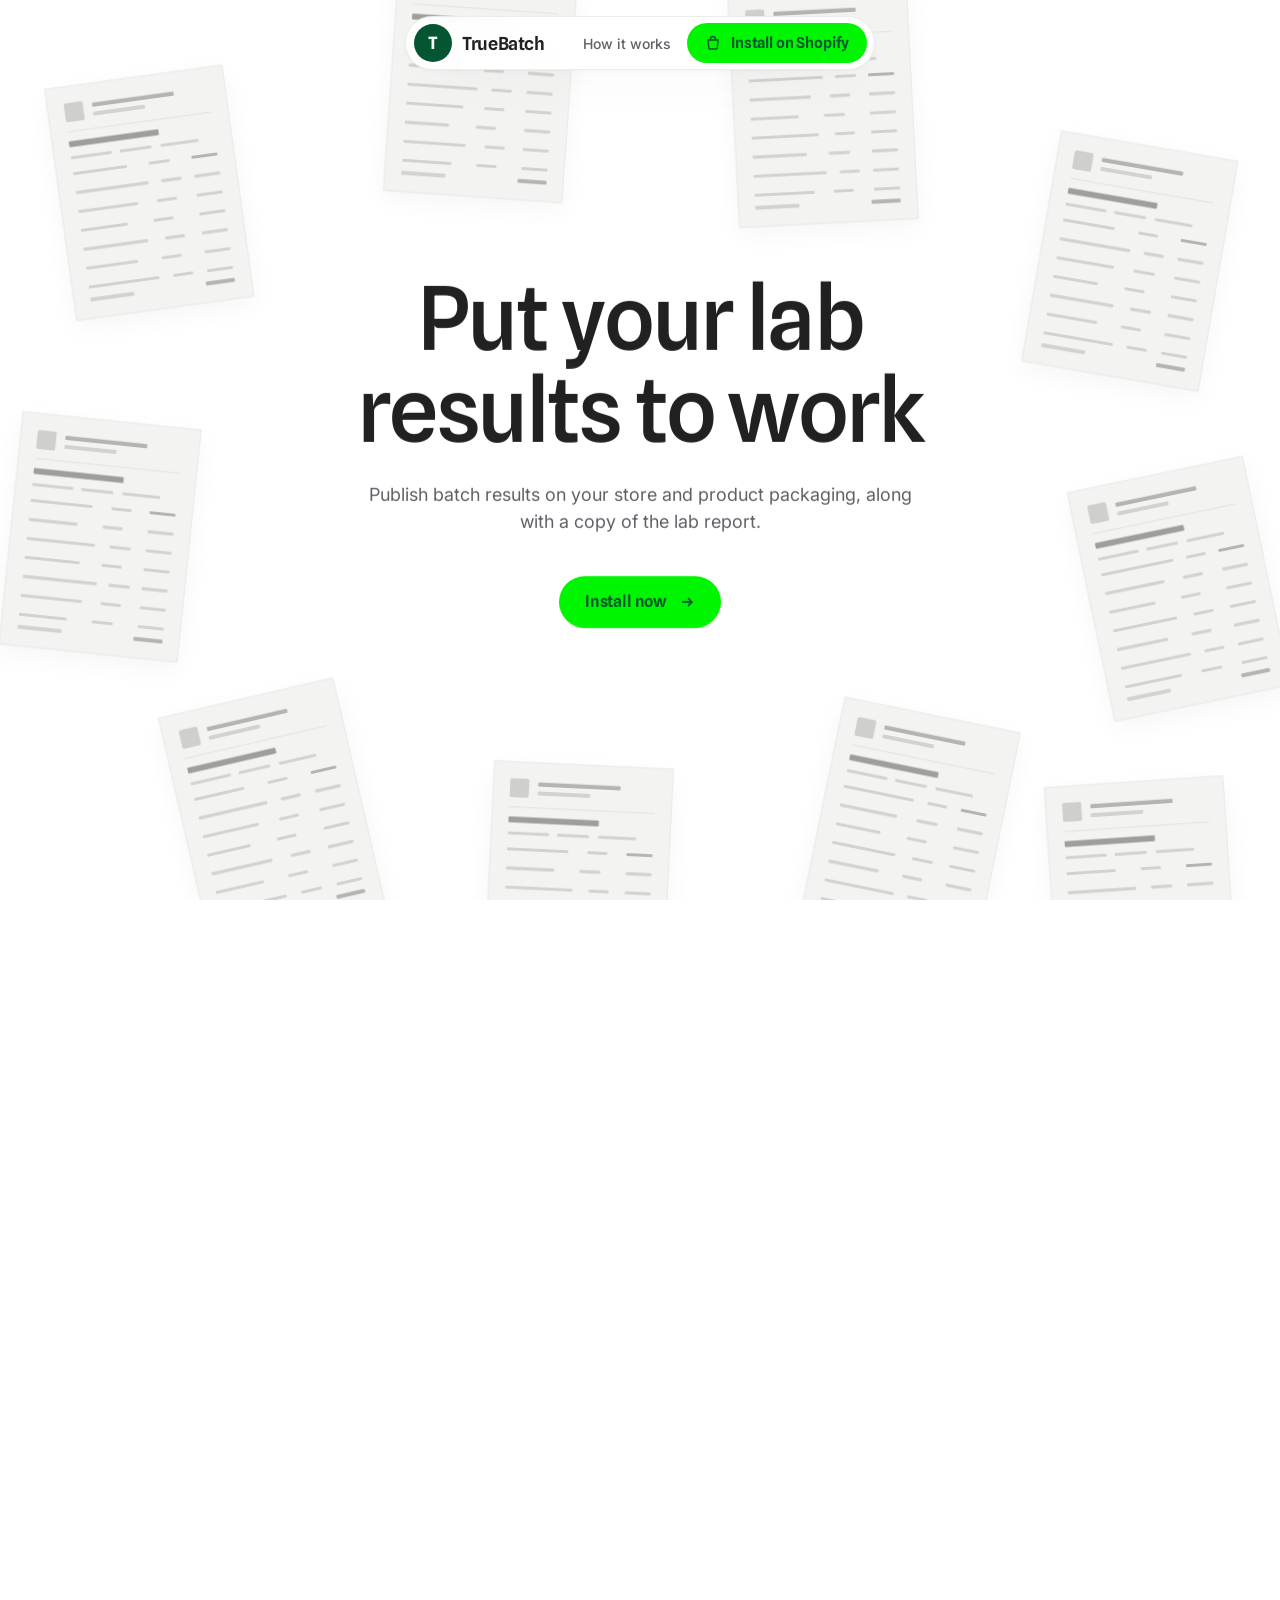
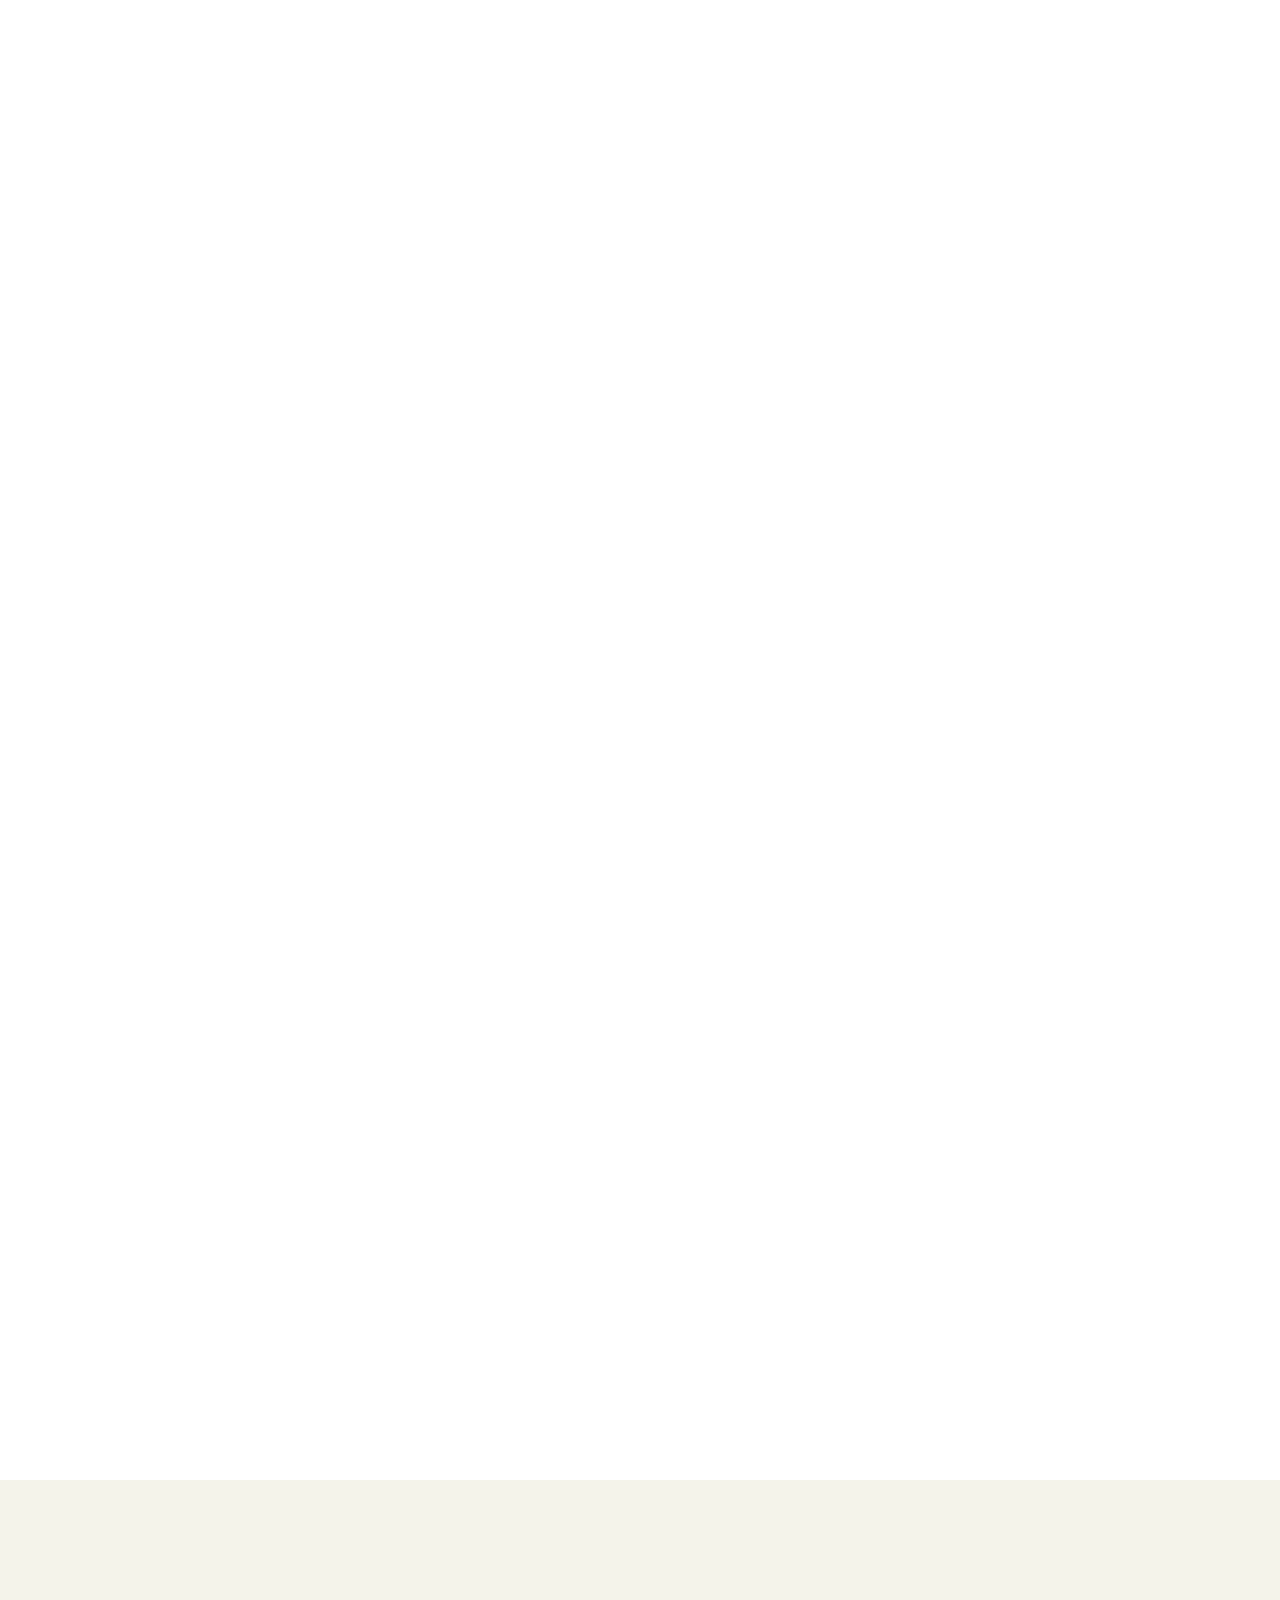
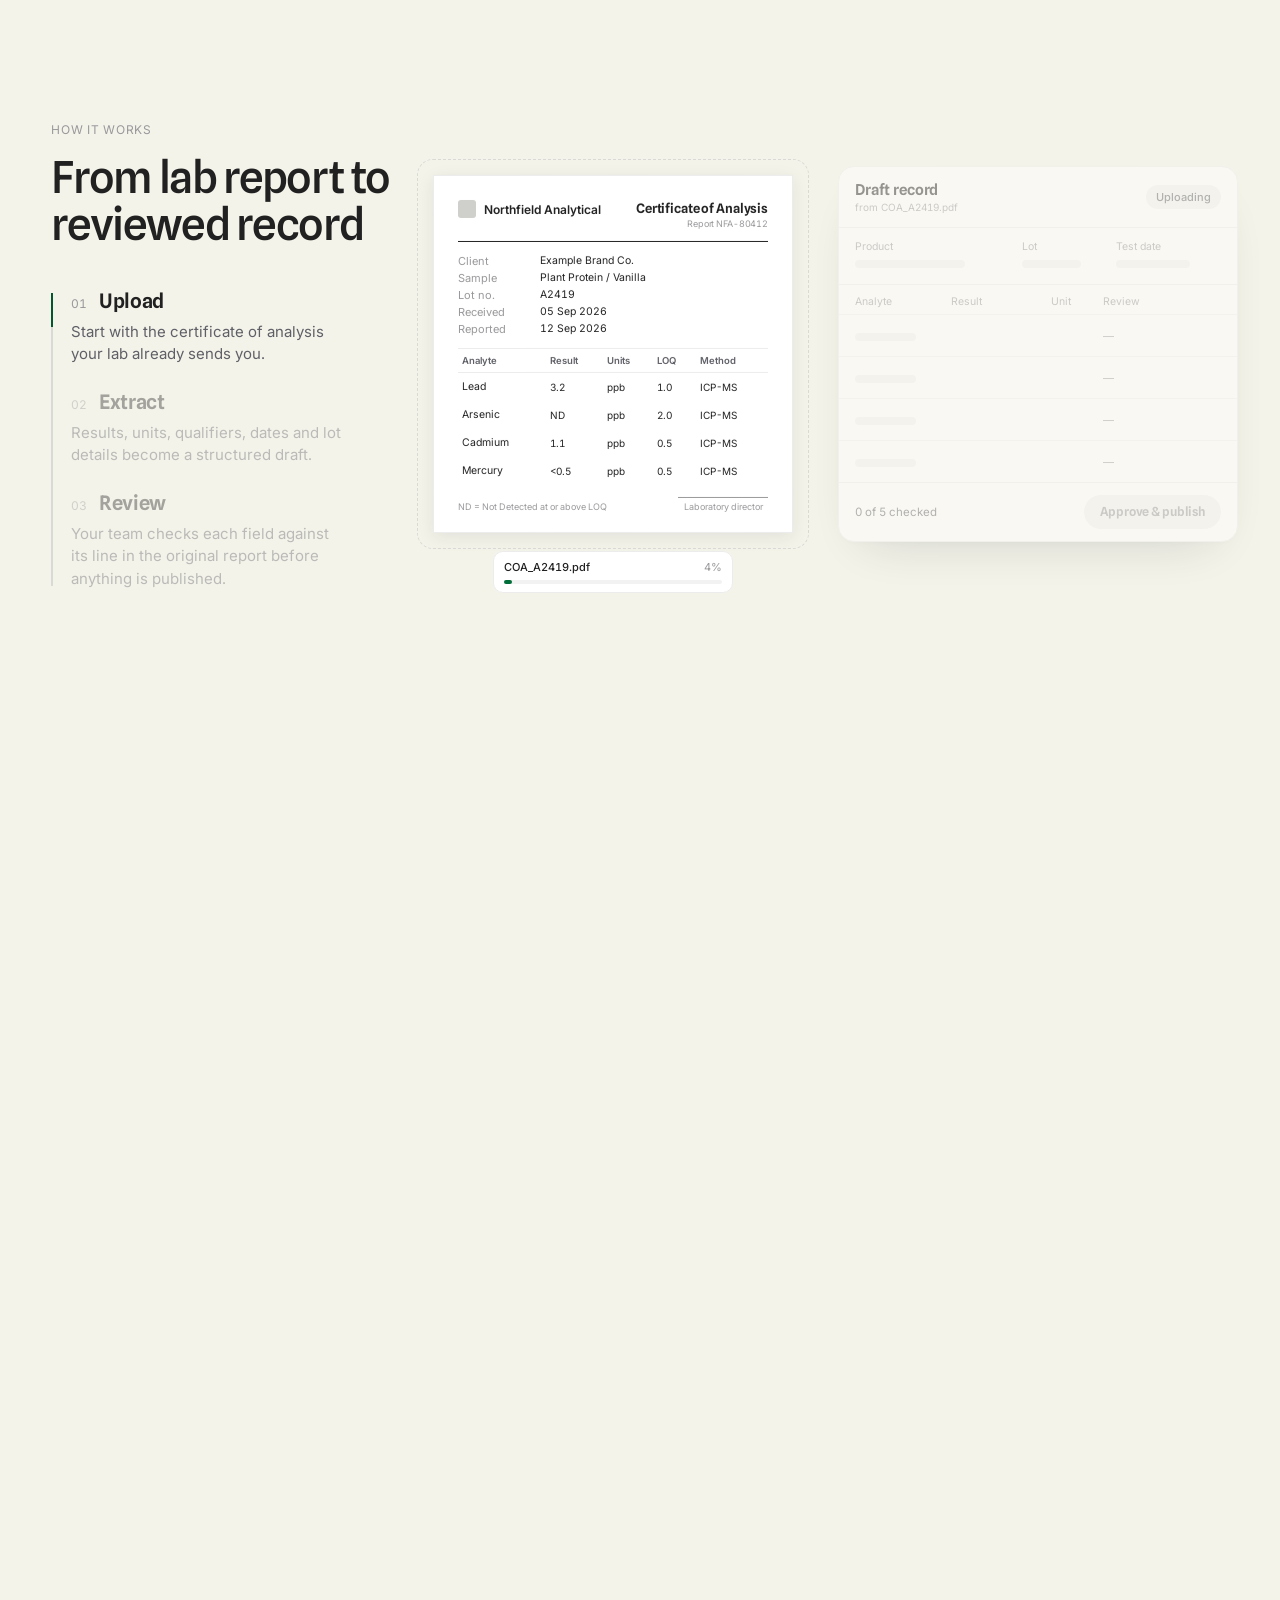
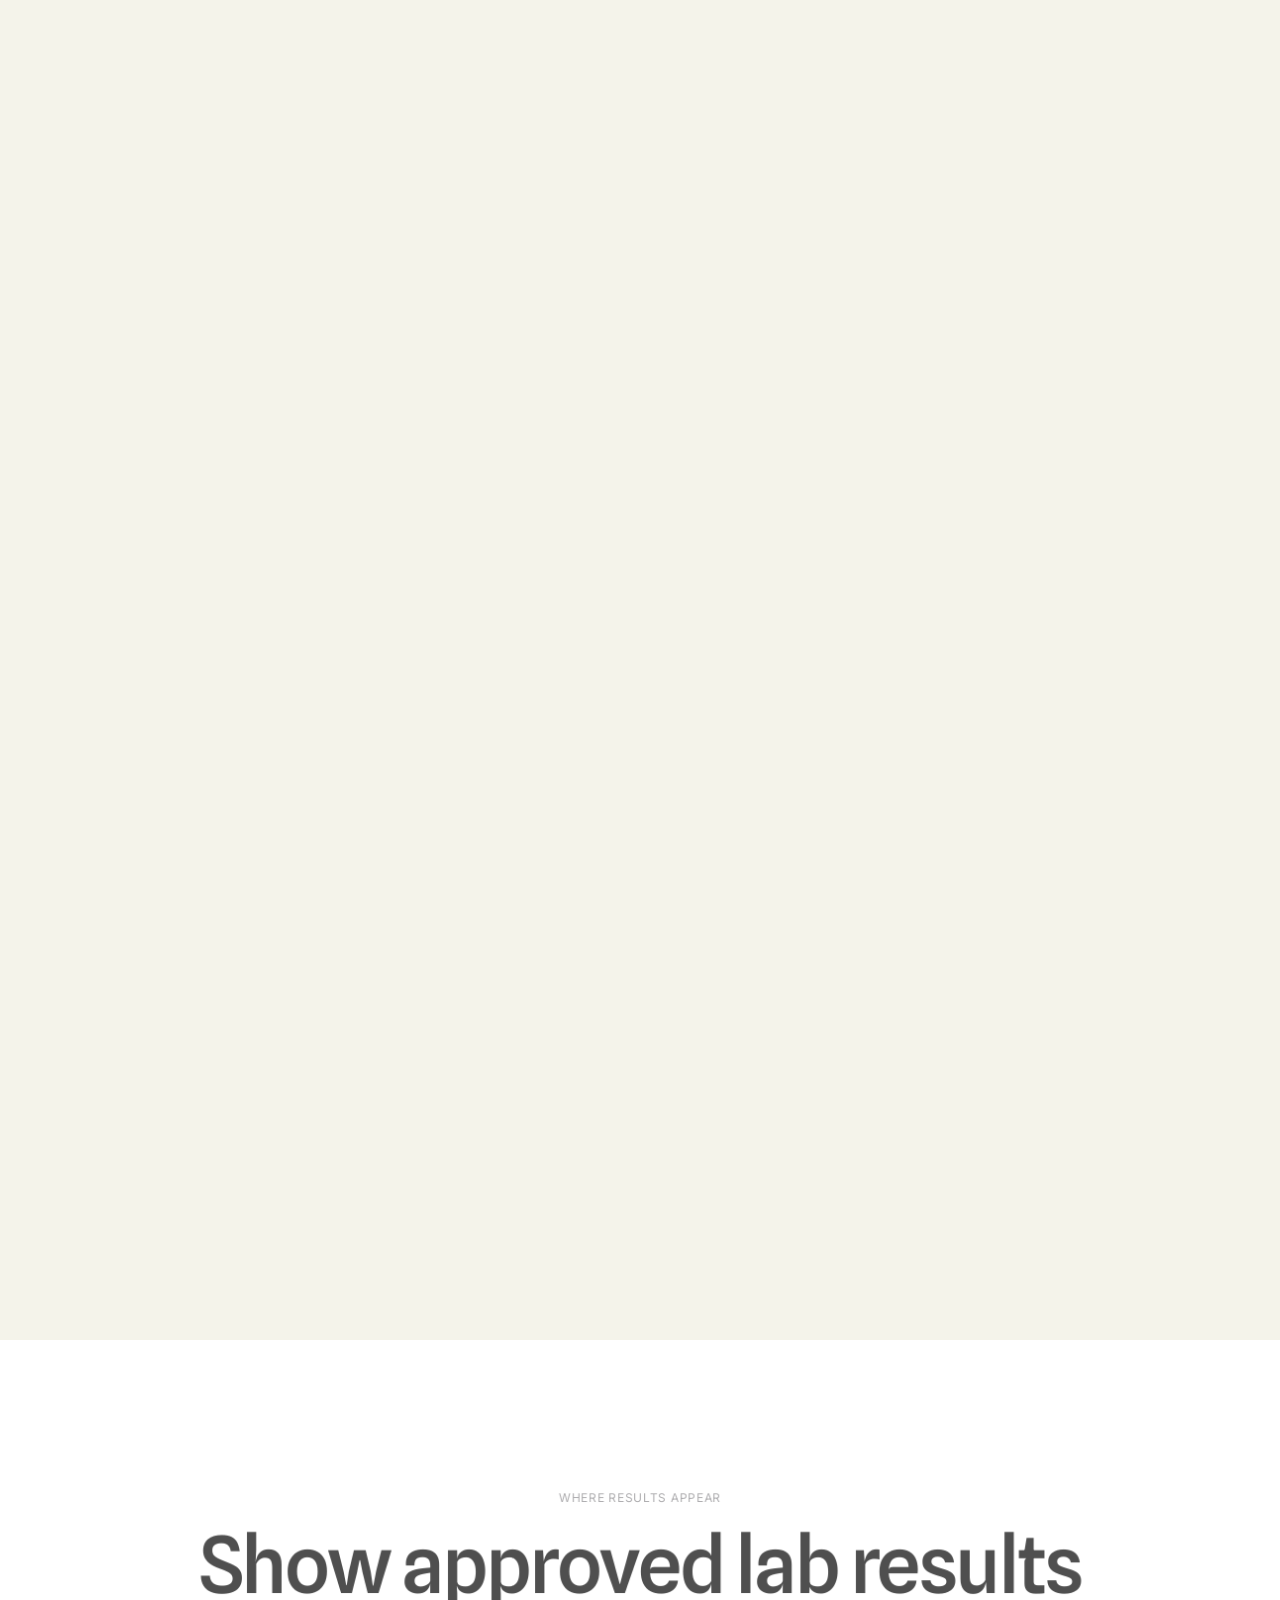
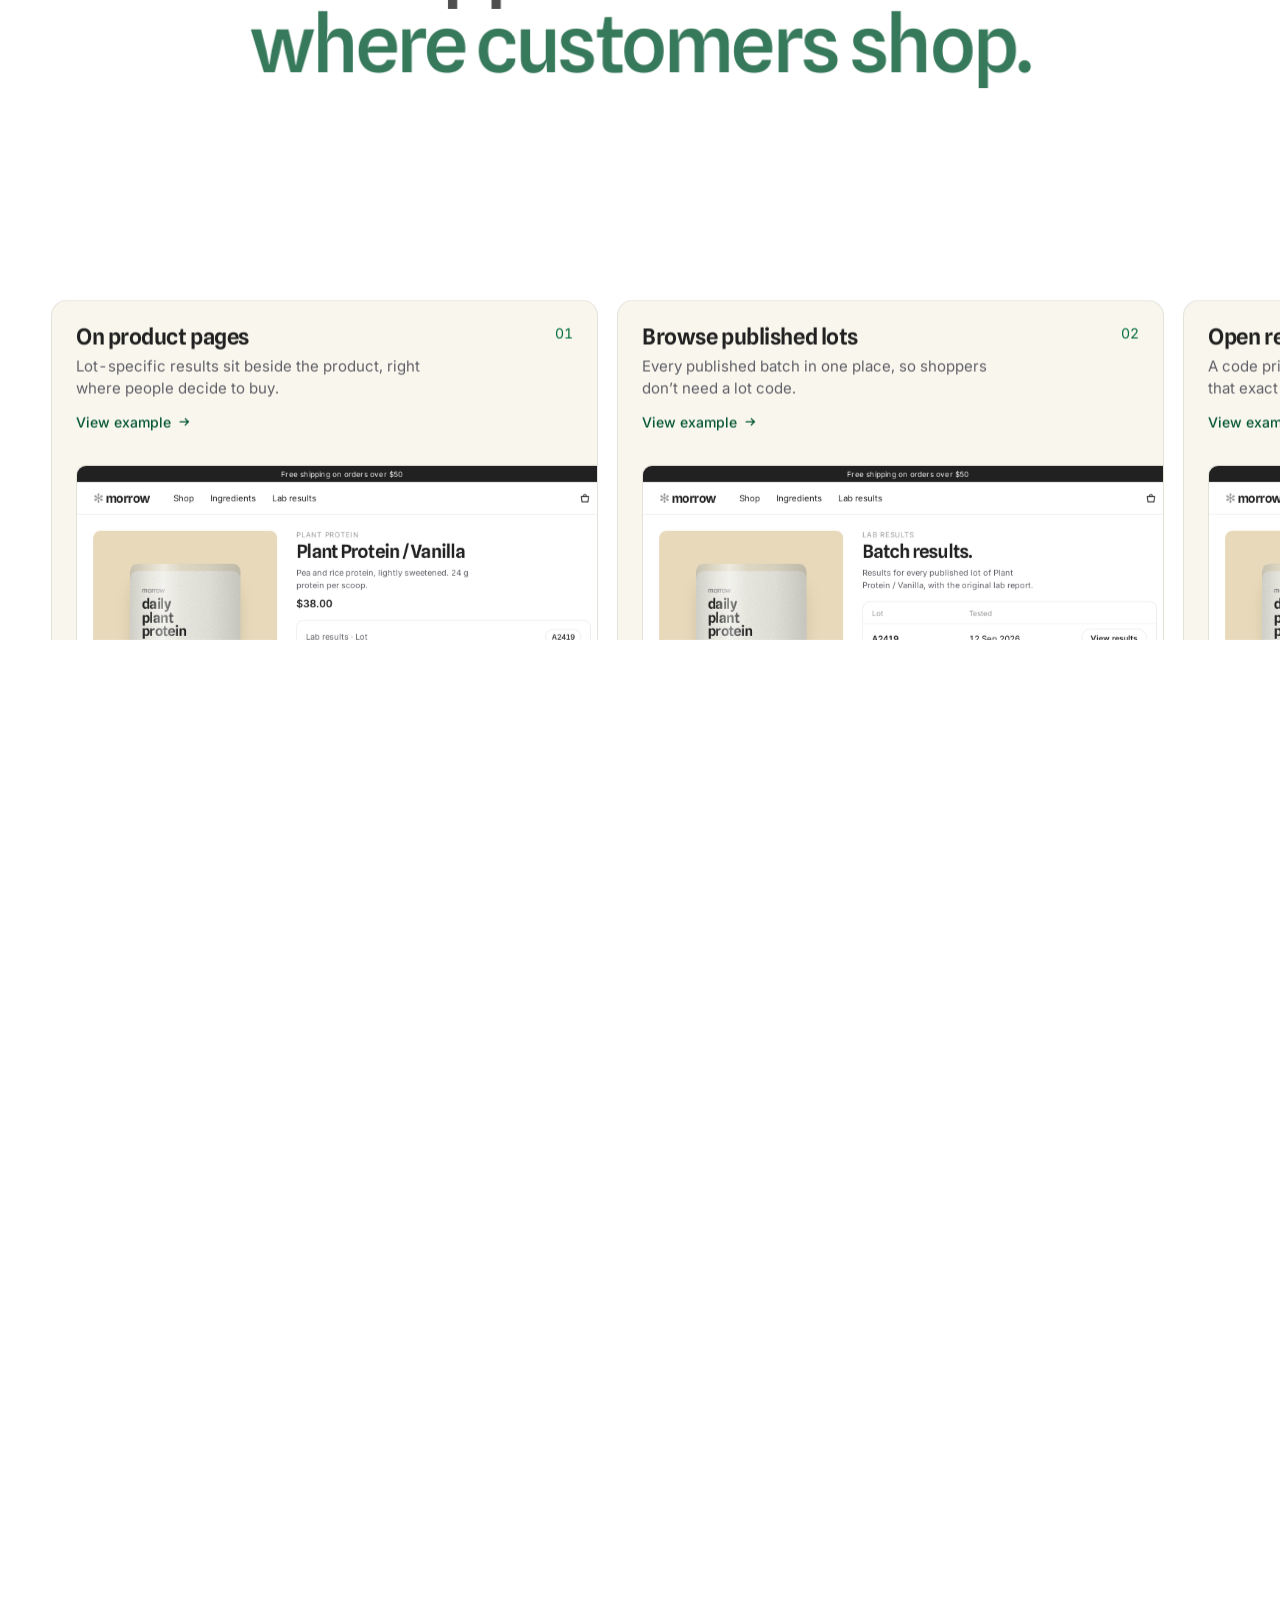
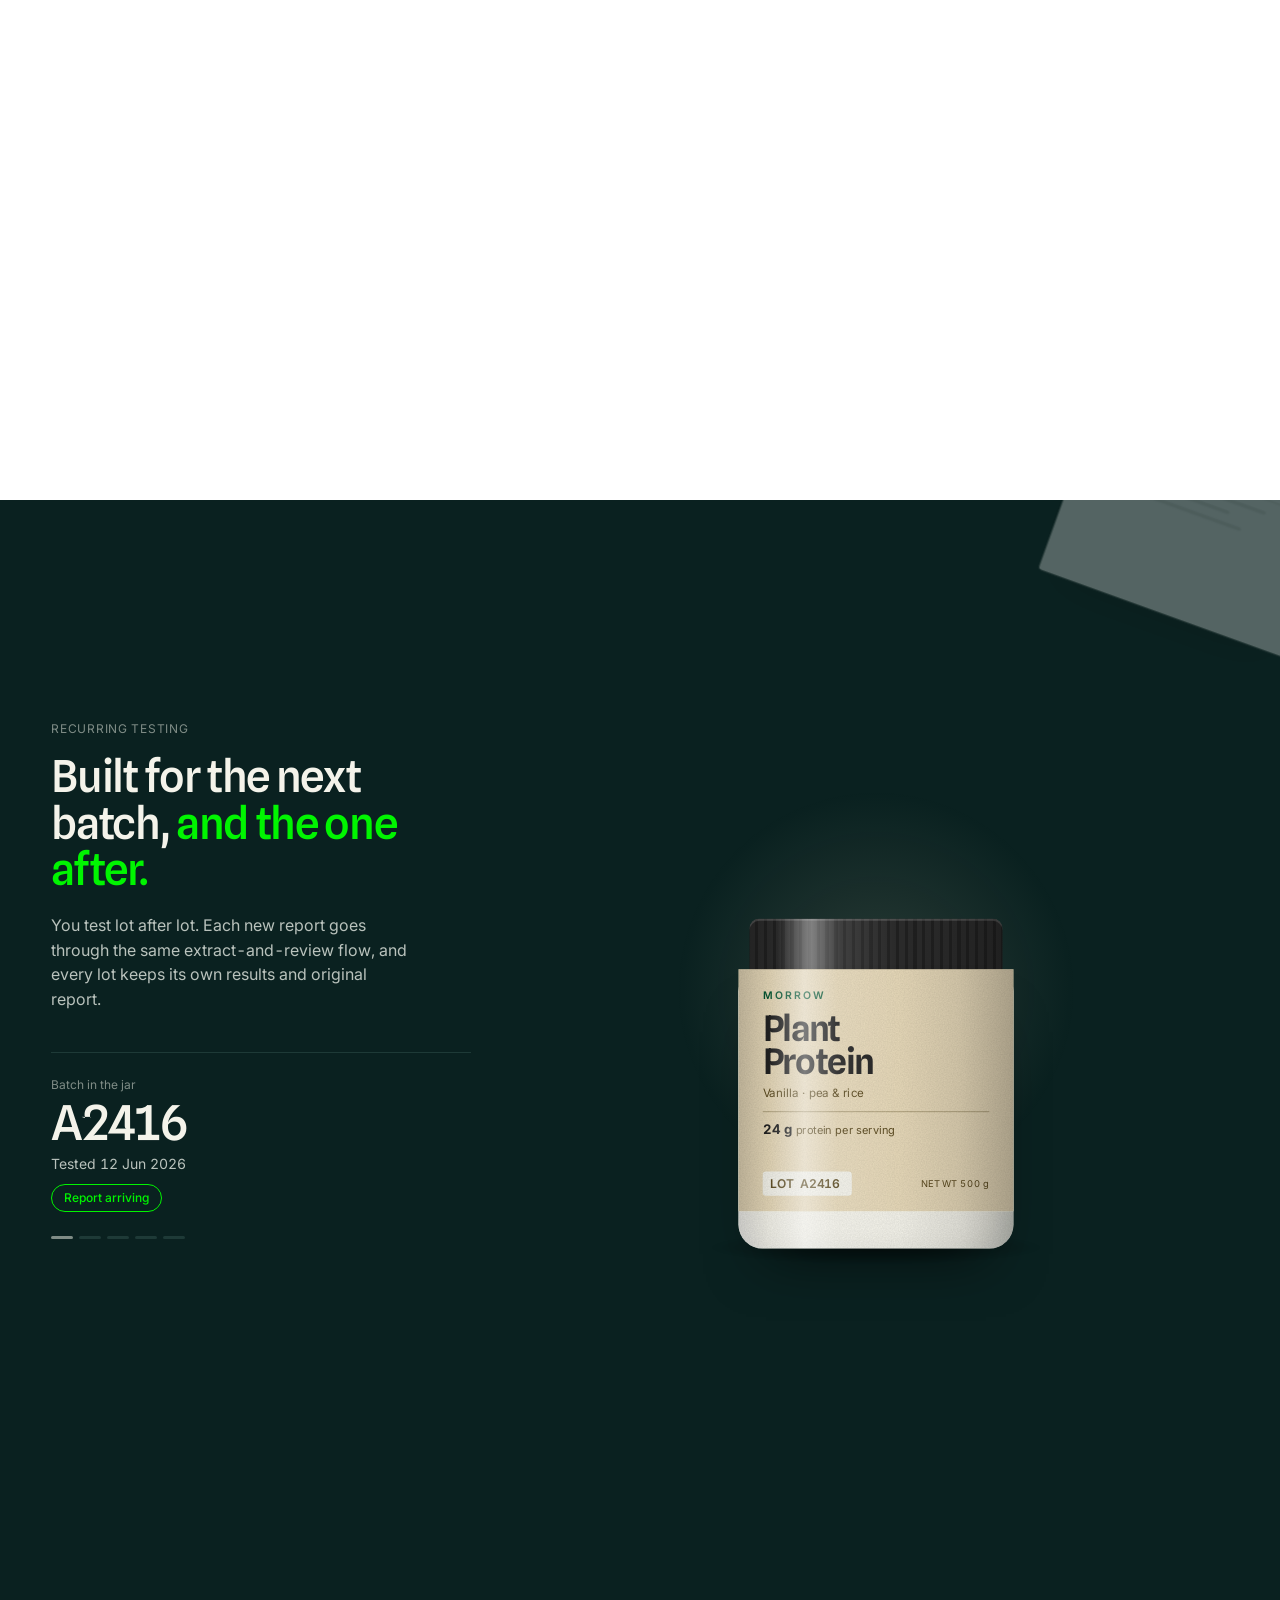
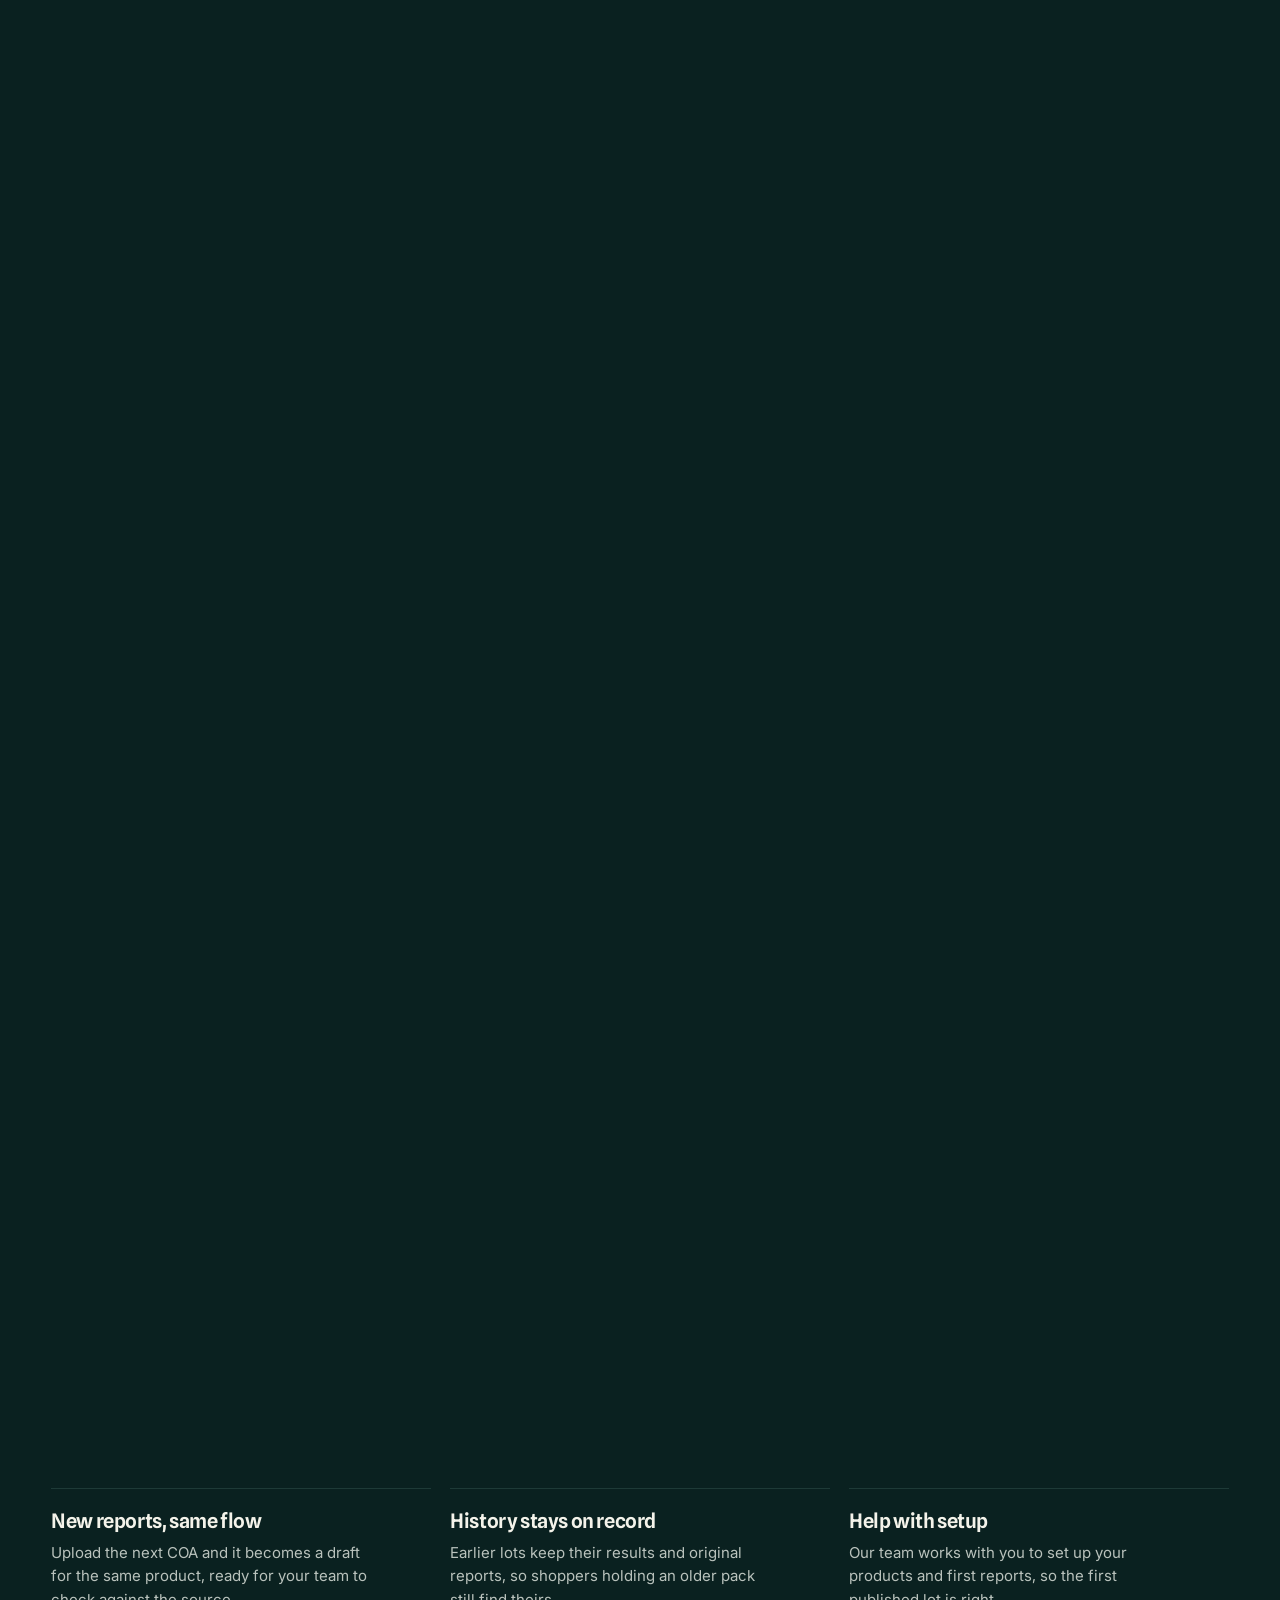
<file: index.html>
<!doctype html>
<html lang="en" data-theme="light">
<head>
<meta charset="utf-8">
<meta name="viewport" content="width=device-width, initial-scale=1">
<title>TrueBatch — Lab results for Shopify brands</title>
<meta name="description" content="Turn the lab reports you already have into reviewed, lot-specific results on your Shopify store, product pages and packaging.">
<link rel="stylesheet" href="tokens/tokens.css">
<style>
  :root {
    --ease-reveal: cubic-bezier(0.22, 1, 0.36, 1);
    --ease-ui: cubic-bezier(0.4, 0, 0.2, 1);
    --paper-w: clamp(120px, 14vw, 220px);
    --phone-scale: 1;
  }
  * { box-sizing: border-box; margin: 0; }
  button, input, select, textarea { font: inherit; }
  html, body { background: var(--color-bg); color: var(--color-text); }
  body { font-family: var(--font-body); font-variant-numeric: tabular-nums; -webkit-font-smoothing: antialiased; }

  /* ---------- Nav ---------- */
  /* Two floating pills: joined in the centre at the top of the page, split to the edges once you scroll (after Tinker) */
  .nav { position: fixed; left: 0; right: 0; top: 16px; height: 54px; z-index: 50; pointer-events: none; }
  .nav-pill {
    position: absolute; left: 0; top: 0; height: 54px; border-radius: 29px; pointer-events: auto;
    display: flex; align-items: center; background: rgb(255 255 255 / 0.94);
    -webkit-backdrop-filter: blur(10px); backdrop-filter: blur(10px);
    border: 1px solid rgb(10 33 32 / 0.08); box-shadow: 0 10px 30px -18px rgb(10 33 32 / 0.35);
    transition: transform 0.45s var(--ease-ui), width 0.45s var(--ease-ui) 0.08s, border-color 0.3s var(--ease-ui), box-shadow 0.3s var(--ease-ui);
    will-change: transform;
  }
  .nav-logo { padding: 0 18px 0 8px; }
  .nav-cta { padding: 0 7px 0 18px; gap: 16px; }
  .nav.is-joined .nav-cta { border-color: transparent; box-shadow: none; background: transparent; -webkit-backdrop-filter: none; backdrop-filter: none; }
  .nav-link { font-size: var(--text-sm); font-weight: 500; color: var(--tb-gray-600); text-decoration: none; white-space: nowrap; transition: color 0.2s var(--ease-ui); }
  .nav-link:hover { color: var(--tb-gray-900); }
  .nav-cta .btn { height: 40px; padding: 0 16px; border-radius: 999px; gap: 8px; white-space: nowrap; }
  .logo-mark {
    width: 38px; height: 38px; border-radius: 50%; background: var(--tb-forest-800); color: #fff; flex: none;
    display: grid; place-items: center; font: 700 17px/1 var(--font-display); letter-spacing: -0.04em; margin-right: 10px;
  }
  .logo {
    display: inline-flex; align-items: center;
    font-family: var(--font-display); font-weight: 600; font-size: 1.125rem;
    letter-spacing: -0.02em; color: var(--tb-gray-900); text-decoration: none;
  }
  .btn {
    display: inline-flex; align-items: center; gap: var(--space-3);
    background: var(--button-bg); color: var(--button-fg);
    font-family: var(--button-font); font-weight: var(--button-weight);
    font-size: var(--text-sm); letter-spacing: -0.01em;
    padding: var(--space-3) var(--space-5); border-radius: var(--button-radius);
    text-decoration: none; border: 0; cursor: pointer;
    transition: background var(--duration-base) var(--ease-ui), transform var(--duration-fast) var(--ease-ui);
  }
  .btn:hover { background: var(--button-bg-hover); }
  .btn:active { transform: translateY(1px); }
  .btn:focus-visible { outline: 2px solid var(--color-focus-ring); outline-offset: 3px; }
  .btn svg { width: 16px; height: 16px; flex: none; }
  .btn--lg { font-size: var(--text-base); padding: var(--space-4) var(--space-6); gap: var(--space-8); }

  /* ---------- Hero scroll stage ---------- */
  .hero { position: relative; height: 520vh; }
  .stage {
    position: sticky; top: 0; height: 100vh; height: 100svh;
    overflow: clip; isolation: isolate;
  }

  /* Scattered lab reports */
  .papers { position: absolute; inset: 0; z-index: 1; pointer-events: none; }
  .paper {
    position: absolute; left: 50%; top: 50%;
    width: var(--paper-w); aspect-ratio: 1 / 1.3;
    margin-left: calc(var(--paper-w) / -2);
    margin-top: calc(var(--paper-w) * -0.65);
    background: #F3F3F2; border: 1px solid #E9E9E7;
    box-shadow: 0 1px 2px rgb(10 33 32 / 0.04), 0 8px 24px rgb(10 33 32 / 0.04);
    padding: calc(var(--paper-w) * 0.09);
    display: flex; flex-direction: column; gap: calc(var(--paper-w) * 0.05);
    will-change: transform, opacity;
  }
  .paper .row { display: flex; gap: 6%; align-items: center; }
  .paper .ln { display: block; flex: none; height: max(2px, calc(var(--paper-w) * 0.02)); background: #D2D2CF; border-radius: 1px; }
  .paper .ln.dk { background: #B4B4B0; }
  .paper .ln.hd { height: max(3px, calc(var(--paper-w) * 0.032)); background: #9E9E9A; }
  .paper .mark { width: 13%; aspect-ratio: 1; background: #CFCFCB; border-radius: 2px; flex: none; }
  .paper .tbl { display: flex; flex-direction: column; justify-content: space-between; margin-top: calc(var(--paper-w) * 0.02); flex: 1; }
  .paper .tbl .row { justify-content: space-between; }
  .paper .rule { height: 1px; background: #E2E2DF; }

  /* Copy */
  .copy {
    position: absolute; inset: 0; z-index: 2;
    display: grid; place-content: center; justify-items: center; text-align: center;
    padding: 0 var(--gutter); will-change: transform, opacity;
  }
  .copy h1 {
    font-family: var(--font-display); font-weight: 500;
    font-size: var(--text-display); line-height: var(--leading-tight);
    letter-spacing: var(--tracking-display); max-width: 11ch;
  }
  /* soft halo keeps copy legible while reports slide underneath */
  .copy h1, .copy p { text-shadow: 0 0 24px #fff, 0 0 12px #fff, 0 0 4px #fff; }
  .copy p {
    margin-top: var(--space-6); max-width: 34rem;
    font-size: var(--text-lg); line-height: var(--leading-normal); color: var(--color-text-secondary);
  }
  .copy .btn { margin-top: var(--space-10); }

  .scroll-hint {
    position: absolute; left: 50%; bottom: var(--space-8); z-index: 2; transform: translateX(-50%);
    font-family: var(--font-body); font-size: var(--text-xs); color: var(--color-text-muted);
    letter-spacing: 0.04em; display: flex; flex-direction: column; align-items: center; gap: var(--space-2);
  }
  .scroll-hint i { width: 1px; height: 28px; background: var(--color-border-strong); position: relative; overflow: hidden; }
  .scroll-hint i::after {
    content: ""; position: absolute; inset: 0; background: var(--color-text-secondary);
    animation: drip 1.8s var(--ease-reveal) infinite;
  }
  @keyframes drip { from { transform: translateY(-100%); } to { transform: translateY(100%); } }

  /* ---------- Phone ---------- */
  .phone-wrap {
    position: absolute; left: 50%; top: 50%; z-index: 3;
    width: 320px; height: 660px; margin: -330px 0 0 -160px;
    will-change: transform, opacity; opacity: 0; pointer-events: none;
  }
  .phone-wrap.is-live { pointer-events: auto; }
  .phone {
    width: 100%; height: 100%; border-radius: 52px; padding: 11px;
    background: #111312;
    box-shadow: inset 0 0 0 1.5px #3A3D3B, 0 30px 60px -20px rgb(10 33 32 / 0.25), 0 12px 24px -12px rgb(10 33 32 / 0.18);
  }
  .screen {
    position: relative; width: 100%; height: 100%; border-radius: 42px; overflow: hidden;
    background: #fff; color: var(--tb-gray-900); font-size: 13px;
  }
  .island { position: absolute; top: 10px; left: 50%; width: 96px; height: 28px; margin-left: -48px; background: #111312; border-radius: 20px; z-index: 6; }
  .status {
    height: 50px; padding: 16px 26px 0 30px; display: flex; justify-content: space-between;
    font-weight: 600; font-size: 14px;
  }
  .status .icons { display: flex; gap: 5px; align-items: center; }
  .status .icons span { display: block; background: currentColor; border-radius: 1px; }
  .store-bar {
    display: grid; grid-template-columns: 24px 1fr 24px; align-items: center;
    padding: 6px 18px 10px; border-bottom: 1px solid var(--tb-gray-200);
  }
  .store-bar b { text-align: center; font-family: var(--font-display); font-weight: 600; font-size: 14px; letter-spacing: -0.01em; }
  .store-bar svg { width: 18px; height: 18px; color: var(--tb-gray-600); }
  .pdp { padding: 0 0 18px; }
  .shot {
    height: 222px; background: var(--tb-cream-50); display: grid; place-items: center; position: relative;
  }
  .jar { position: relative; width: 104px; height: 140px; }
  .jar .lid { position: absolute; left: 10px; right: 10px; top: 0; height: 24px; background: var(--tb-forest-800); border-radius: 6px 6px 3px 3px; }
  .jar .body {
    position: absolute; left: 0; right: 0; top: 20px; bottom: 0; background: #fff; border-radius: 14px;
    box-shadow: inset 0 0 0 1px #E4E2D8, 0 10px 20px -10px rgb(10 33 32 / 0.25);
    display: grid; place-content: center; text-align: center; gap: 3px;
  }
  .jar .body b { font-family: var(--font-display); font-size: 13px; letter-spacing: -0.02em; color: var(--tb-forest-800); }
  .jar .body small { font-family: var(--font-body); font-size: 8px; color: var(--tb-gray-400); }
  .dots { position: absolute; bottom: 10px; display: flex; gap: 5px; }
  .dots i { width: 5px; height: 5px; border-radius: 50%; background: #D3D1C6; }
  .dots i:first-child { background: var(--tb-gray-900); }
  .pdp-info { padding: 14px 18px 0; }
  .pdp-info h3 { font-family: var(--font-display); font-weight: 600; font-size: 18px; letter-spacing: -0.02em; }
  .pdp-info .meta { display: flex; justify-content: space-between; margin-top: 2px; color: var(--tb-gray-600); }
  .pdp-info .price { color: var(--tb-gray-900); font-weight: 500; }

  /* TrueBatch widget */
  .tbw {
    margin: 14px 18px 0; border: 1px solid var(--tb-gray-200); border-radius: 10px; padding: 12px;
  }
  .tbw-top { display: flex; justify-content: space-between; align-items: center; gap: 8px; }
  .tbw-label { font-size: 12px; color: var(--tb-gray-600); }
  .lot {
    font-family: var(--font-body); font-size: 10.5px; font-weight: 500; letter-spacing: 0.01em;
    border: 1px solid var(--tb-gray-200); border-radius: 4px; padding: 3px 6px; color: var(--tb-gray-900);
    display: inline-flex; gap: 4px; align-items: center; white-space: nowrap;
  }
  .lot svg { width: 9px; height: 9px; color: var(--tb-gray-400); }
  .tbw-btn {
    margin-top: 10px; width: 100%; display: flex; justify-content: space-between; align-items: center;
    background: var(--tb-forest-800); color: #fff; border: 0; border-radius: 6px;
    padding: 11px 12px; font: 600 13px/1 var(--font-display); letter-spacing: -0.01em; cursor: pointer;
    position: relative; transition: background var(--duration-base) var(--ease-ui);
  }
  .tbw-btn:hover { background: var(--tb-forest-700); }
  .tbw-btn:focus-visible { outline: 2px solid var(--tb-lime-500); outline-offset: 2px; }
  .tbw-btn svg { width: 14px; height: 14px; }
  .tbw-btn .lbl, .tbw-btn .lbl2 { display: flex; align-items: center; gap: 8px; }
  .tb-badge {
    width: 18px; height: 18px; border-radius: 4px; background: #fff; color: var(--tb-forest-800);
    display: grid; place-items: center; font: 700 11px/1 var(--font-display); letter-spacing: -0.02em; flex: none;
  }
  .tbw-btn { transition: background var(--duration-base) var(--ease-ui), transform 0.18s var(--ease-ui); }
  .tbw-btn.is-press { background: var(--tb-forest-700); transform: scale(0.97); }
  .tap {
    position: absolute; right: 22px; top: 50%; width: 30px; height: 30px; margin: -15px -15px 0 0; border-radius: 50%;
    background: rgb(255 255 255 / 0.55); box-shadow: 0 0 0 1px rgb(255 255 255 / 0.7);
    opacity: 0; transform: scale(1.5); pointer-events: none;
    transition: opacity 0.2s var(--ease-ui), transform 0.25s var(--ease-reveal);
  }
  .tbw-btn.is-press .tap { opacity: 1; transform: scale(0.8); }
  .tbw-foot { margin-top: 8px; font-size: 10px; color: var(--tb-gray-400); text-align: center; }
  .add { margin: 12px 18px 0; height: 40px; border-radius: 6px; background: var(--tb-gray-900); color: #fff; display: grid; place-items: center; font-weight: 600; font-size: 13px; }

  /* Results sheet */
  .scrim { position: absolute; inset: 0; background: rgb(10 33 32 / 0.32); opacity: 0; pointer-events: none; transition: opacity 0.35s var(--ease-ui); z-index: 4; }
  .sheet {
    position: absolute; left: 0; right: 0; bottom: 0; height: 88%; z-index: 5;
    background: #fff; border-radius: 22px 22px 0 0; transform: translateY(102%);
    transition: transform 0.6s var(--ease-reveal);
    display: flex; flex-direction: column;
  }
  .screen.is-open .scrim { opacity: 1; pointer-events: auto; }
  .screen.is-open .sheet { transform: none; }
  .grab { width: 36px; height: 4px; border-radius: 4px; background: var(--tb-gray-200); margin: 8px auto 0; flex: none; }
  .sheet-head { padding: 12px 18px 12px; border-bottom: 1px solid var(--tb-gray-200); flex: none; }
  .sheet-head .t { display: flex; justify-content: space-between; align-items: center; }
  .sheet-head h4 { font-family: var(--font-display); font-weight: 600; font-size: 16px; letter-spacing: -0.02em; }
  .x { width: 26px; height: 26px; border-radius: 50%; border: 0; background: var(--tb-gray-100); display: grid; place-items: center; cursor: pointer; color: var(--tb-gray-600); }
  .x svg { width: 12px; height: 12px; }
  .sample { display: inline-block; margin-top: 8px; font-family: var(--font-body); font-size: 9.5px; letter-spacing: 0.02em; color: var(--tb-gray-600); background: var(--tb-cream-50); border-radius: 3px; padding: 2px 6px; }
  .sheet-meta { display: grid; grid-template-columns: 1fr 1fr; gap: 6px 10px; margin-top: 10px; font-size: 11px; }
  .sheet-meta dt { color: var(--tb-gray-400); font-size: 10px; }
  .sheet-meta dd { font-family: var(--font-body); font-size: 10.5px; }
  .sheet-body { overflow-y: auto; padding: 4px 18px 0; flex: 1; scrollbar-width: none; }
  .grp { font-size: 10px; font-weight: 600; color: var(--tb-gray-400); letter-spacing: 0.06em; text-transform: uppercase; margin: 14px 0 2px; }
  .res { padding: 11px 0; border-bottom: 1px solid var(--tb-gray-100); }
  .res-top { display: flex; justify-content: space-between; align-items: baseline; gap: 8px; }
  .res-name { font-size: 13px; }
  .res-name small { color: var(--tb-gray-400); font-size: 11px; }
  .res-val { font-family: var(--font-body); font-size: 13px; font-weight: 500; white-space: nowrap; }
  .res-val.nd { color: var(--tb-gray-600); }
  .res-sub { display: flex; justify-content: space-between; margin-top: 3px; font-family: var(--font-body); font-size: 9.5px; color: var(--tb-gray-400); }
  .bar { position: relative; height: 4px; background: var(--tb-gray-100); border-radius: 4px; margin-top: 7px; }
  .bar i { position: absolute; left: 0; top: 0; bottom: 0; width: 0; background: var(--tb-forest-700); border-radius: 4px; transition: width 0.8s var(--ease-reveal) 0.35s; }
  .screen.is-open .bar i { width: var(--w); }
  .bar::after { content: ""; position: absolute; right: 0; top: -3px; bottom: -3px; width: 1.5px; background: var(--tb-gray-400); }
  .sheet-foot { padding: 12px 18px 22px; border-top: 1px solid var(--tb-gray-200); flex: none; }
  .coa {
    width: 100%; display: flex; align-items: center; justify-content: center; gap: 8px;
    border: 1px solid var(--tb-gray-900); border-radius: 6px; padding: 10px; background: #fff;
    font: 600 12.5px/1 var(--font-display); color: var(--tb-gray-900); text-decoration: none;
  }
  .coa svg { width: 14px; height: 14px; }
  .sheet-foot p { margin-top: 8px; font-size: 9.5px; color: var(--tb-gray-400); text-align: center; line-height: 1.4; }

  .caption {
    position: absolute; z-index: 3; left: 50%; bottom: var(--space-6); transform: translateX(-50%);
    font-family: var(--font-body); font-size: var(--text-xs); color: var(--color-text-muted);
    white-space: nowrap; opacity: 0; pointer-events: none;
  }

  /* ---------- How it works: report → draft → review ---------- */
  .hiw { background: var(--color-bg-subtle); }
  .hiw-track { position: relative; height: 340vh; }
  .hiw-stage {
    position: sticky; top: 0; height: 100vh; height: 100svh; overflow: clip;
    max-width: 1440px; margin: 0 auto; padding: 96px var(--gutter) 48px;
    display: grid; grid-template-columns: minmax(260px, 340px) 1fr; gap: clamp(32px, 4vw, 72px); align-items: center;
  }
  .eyebrow { font-family: var(--font-body); font-size: var(--text-xs); letter-spacing: 0.06em; text-transform: uppercase; color: var(--color-text-muted); }
  .hiw-stage > * { min-width: 0; }
  .hiw-head h2 {
    margin-top: var(--space-4); font-family: var(--font-display); font-weight: 500;
    font-size: var(--text-h2); line-height: 1.08; letter-spacing: var(--tracking-display);
  }
  .steps { list-style: none; padding: 0 0 0 20px; margin-top: var(--space-10); position: relative; display: grid; gap: var(--space-6); }
  .steps::before, .steps::after { content: ""; position: absolute; left: 0; top: 4px; bottom: 4px; width: 1.5px; background: var(--color-border-strong); }
  .steps::after { background: var(--tb-forest-800); transform-origin: top; transform: scaleY(var(--rail, 0)); }
  .step { opacity: 0.38; transition: opacity 0.4s var(--ease-reveal); }
  .step.is-active { opacity: 1; }
  .step-top { display: flex; gap: var(--space-3); align-items: baseline; }
  .step-num { font-family: var(--font-body); font-size: var(--text-xs); color: var(--color-text-muted); }
  .step-title { font-family: var(--font-display); font-weight: 600; font-size: 1.25rem; letter-spacing: -0.02em; }
  .step-desc { margin-top: var(--space-2); font-size: 0.9375rem; line-height: 1.5; color: var(--color-text-secondary); max-width: 30ch; }
  .step-now { display: none; }

  .desk { position: relative; display: flex; gap: clamp(28px, 3.5vw, 56px); align-items: center; justify-content: center; }
  .coa-wrap { position: relative; flex: none; }
  .drop {
    position: absolute; inset: -16px; border: 1.5px dashed var(--color-border-strong); border-radius: 14px;
    display: grid; place-items: center; color: var(--color-text-muted); font-size: var(--text-sm);
  }
  .drop span { display: flex; flex-direction: column; align-items: center; gap: var(--space-2); }
  .drop svg { width: 22px; height: 22px; }
  .file {
    position: absolute; left: 50%; bottom: -60px; transform: translateX(-50%); width: 240px;
    background: #fff; border: 1px solid var(--color-border); border-radius: 8px; padding: 8px 10px;
    font-family: var(--font-body); font-size: 11px; color: var(--color-text);
  }
  .file div { display: flex; justify-content: space-between; color: var(--color-text-muted); }
  .file div b { color: var(--color-text); font-weight: 500; }
  .file .bar { margin-top: 6px; }
  .file .bar::after { display: none; }

  .coa-doc {
    position: relative; width: 360px; background: #fff; border: 1px solid var(--color-border);
    box-shadow: var(--shadow-md); padding: 24px 24px 20px; font-size: 11px; color: var(--tb-gray-900);
    will-change: transform, opacity;
  }
  .coa-hd { display: flex; justify-content: space-between; align-items: flex-start; padding-bottom: 12px; border-bottom: 1.5px solid var(--tb-gray-900); }
  .coa-lab { display: flex; gap: 8px; align-items: center; font-weight: 600; font-size: 12px; }
  .coa-lab i { width: 18px; height: 18px; border-radius: 3px; background: #CFCFCB; }
  .coa-ttl { text-align: right; font-family: var(--font-display); font-weight: 600; font-size: 13px; letter-spacing: -0.01em; }
  .coa-ttl small { display: block; font-family: var(--font-body); font-weight: 400; font-size: 9px; color: var(--tb-gray-400); margin-top: 2px; }
  .coa-meta { display: grid; grid-template-columns: 74px 1fr; gap: 3px 8px; padding: 12px 0; }
  .coa-meta dt { color: var(--tb-gray-400); }
  .coa-meta dd { font-family: var(--font-body); font-size: 10.5px; }
  .src { border-radius: 2px; box-shadow: 0 0 0 3px transparent; transition: background 0.3s var(--ease-ui), box-shadow 0.3s var(--ease-ui); }
  .src.is-read { background: rgb(0 245 0 / 0.16); box-shadow: 0 0 0 3px rgb(0 245 0 / 0.16); }
  .src.is-focus { background: rgb(0 245 0 / 0.22); box-shadow: 0 0 0 3px rgb(0 245 0 / 0.22), 0 0 0 4.5px var(--tb-forest-800); }
  .coa-tbl { width: 100%; border-collapse: collapse; font-size: 10.5px; }
  .coa-tbl th { text-align: left; font-weight: 600; font-size: 9.5px; color: var(--tb-gray-600); padding: 6px 4px; border-top: 1px solid var(--tb-gray-200); border-bottom: 1px solid var(--tb-gray-200); }
  .coa-tbl td { padding: 7px 4px; border-bottom: 1px solid var(--tb-gray-100); }
  .coa-tbl td:not(:first-child) { font-family: var(--font-body); font-size: 10px; }
  .coa-tbl tr.src td { border-bottom-color: transparent; }
  .coa-ft { margin-top: 12px; display: flex; justify-content: space-between; align-items: flex-end; font-size: 9px; color: var(--tb-gray-400); }
  .coa-ft .sig { width: 90px; border-top: 1px solid var(--tb-gray-400); padding-top: 3px; text-align: center; }
  .scan { position: absolute; left: 0; right: 0; top: 0; height: 2px; background: var(--tb-lime-500); box-shadow: 0 0 12px 2px rgb(0 245 0 / 0.45); opacity: 0; pointer-events: none; }

  .draft {
    width: 400px; flex: none; background: #fff; border: 1px solid var(--color-border); border-radius: var(--radius-md);
    box-shadow: var(--shadow-md); font-size: 13px; color: var(--tb-gray-900); will-change: opacity;
  }
  .draft-hd { display: flex; justify-content: space-between; align-items: center; padding: 14px 16px; border-bottom: 1px solid var(--tb-gray-200); }
  .draft-hd b { font-family: var(--font-display); font-weight: 600; font-size: 15px; letter-spacing: -0.01em; }
  .draft-hd small { display: block; font-family: var(--font-body); font-size: 10px; color: var(--tb-gray-400); margin-top: 2px; }
  .pill { font-size: 11px; font-weight: 500; padding: 3px 8px; border-radius: 999px; background: var(--tb-gray-100); color: var(--tb-gray-600); white-space: nowrap; transition: background 0.3s var(--ease-ui), color 0.3s var(--ease-ui); }
  .pill.is-review { background: var(--tb-sand-200); color: #5B4A1F; }
  .pill.is-done { background: var(--tb-forest-800); color: #fff; }
  .draft-meta { display: grid; grid-template-columns: 1.5fr 0.8fr 1fr; gap: 10px; padding: 12px 16px; border-bottom: 1px solid var(--tb-gray-200); }
  .draft-meta dt { font-size: 10.5px; color: var(--tb-gray-400); }
  .draft-meta dd { margin-top: 3px; font-family: var(--font-body); font-size: 11.5px; display: flex; align-items: center; gap: 4px; min-height: 16px; }
  .dst .sk { display: inline-block; height: 8px; width: 70%; border-radius: 4px; background: var(--tb-gray-100); }
  .dst .v { display: none; }
  .dst.is-filled .sk { display: none; }
  .dst.is-filled .v { display: inline; animation: settle 0.45s var(--ease-reveal); }
  @keyframes settle { from { opacity: 0; transform: translateY(3px); } to { opacity: 1; transform: none; } }
  .tick { width: 13px; height: 13px; color: var(--tb-forest-700); opacity: 0; transform: scale(0.6); transition: opacity 0.3s var(--ease-reveal), transform 0.3s var(--ease-reveal); }
  .is-checked .tick { opacity: 1; transform: none; }
  .dhead, .drow { display: grid; grid-template-columns: 1fr 1.05fr 0.5fr 1.35fr; gap: 8px; align-items: center; padding: 0 16px; }
  .dhead { padding-top: 10px; padding-bottom: 6px; font-size: 10.5px; color: var(--tb-gray-400); }
  .drow { min-height: 42px; border-top: 1px solid var(--tb-gray-100); transition: background 0.3s var(--ease-ui); }
  .drow.is-focus { background: var(--tb-gray-50); box-shadow: inset 2px 0 0 var(--tb-forest-800); }
  .drow .an { font-weight: 500; }
  .drow .rv, .drow .un { font-family: var(--font-body); font-size: 12px; }
  .drow .un { color: var(--tb-gray-600); }
  .qual { font-family: var(--font-body); font-size: 9.5px; color: var(--tb-gray-600); border: 1px solid var(--tb-gray-200); border-radius: 3px; padding: 0 4px; margin-left: 4px; }
  .st { font-size: 11px; color: var(--tb-gray-400); display: flex; align-items: center; gap: 5px; white-space: nowrap; }
  .st .flag { display: none; background: var(--tb-sand-200); color: #5B4A1F; border-radius: 4px; padding: 2px 6px; font-weight: 500; }
  .st .ok { display: none; align-items: center; gap: 4px; color: var(--tb-forest-700); font-weight: 500; }
  .st .ok svg { width: 13px; height: 13px; }
  .drow.is-filled .st .dash { display: none; }
  .drow.is-filled:not(.is-checked) .st .wait { display: inline; }
  .st .wait { display: none; }
  .drow.is-flagged:not(.is-checked) .st .wait { display: none; }
  .drow.is-flagged:not(.is-checked) .st .flag { display: inline; }
  .drow.is-checked .st .ok { display: inline-flex; animation: settle 0.45s var(--ease-reveal); }
  .draft-ft { display: flex; justify-content: space-between; align-items: center; gap: 12px; padding: 12px 16px; border-top: 1px solid var(--tb-gray-200); }
  .draft-ft .count { font-size: 11.5px; color: var(--tb-gray-600); font-family: var(--font-body); }
  .approve {
    border: 0; border-radius: 6px; padding: 9px 12px; font: 600 12.5px/1 var(--font-display); letter-spacing: -0.01em;
    background: var(--tb-gray-100); color: var(--tb-gray-400); transition: background 0.3s var(--ease-ui), color 0.3s var(--ease-ui);
  }
  .approve.is-ready { background: var(--tb-forest-800); color: #fff; }
  .approve.is-done { background: var(--tb-lime-500); color: var(--tb-forest-800); }

  .chips { position: absolute; inset: 0; pointer-events: none; z-index: 3; overflow: visible; }
  .chip {
    position: absolute; left: 0; top: 0; white-space: nowrap; opacity: 0;
    font-family: var(--font-body); font-size: 11px; padding: 4px 8px; border-radius: 4px;
    background: var(--tb-forest-800); color: #fff; box-shadow: 0 6px 16px -6px rgb(10 33 32 / 0.4);
    will-change: transform, opacity;
  }
  .link-line { position: absolute; inset: 0; width: 100%; height: 100%; pointer-events: none; z-index: 2; overflow: visible; }
  .link-line path { fill: none; stroke: var(--tb-forest-800); stroke-width: 1.5; stroke-dasharray: 3 4; }
  .link-line circle { fill: var(--tb-forest-800); }

  @media (min-width: 1320px) and (min-height: 820px) {
    .desk { transform: scale(1.14); transform-origin: 40% 50%; }
  }
  @media (max-width: 1100px) {
    .coa-doc { width: 310px; padding: 18px; }
    .draft { width: 350px; }
  }
  @media (max-width: 900px) {
    .hiw-stage { grid-template-columns: 1fr; grid-template-rows: auto 1fr; align-items: start; gap: 14px; padding: 76px 16px 16px; }
    .hiw-head h2 { font-size: 1.5rem; margin-top: var(--space-2); }
    .steps { grid-template-columns: repeat(3, auto); justify-content: start; gap: var(--space-5); padding: 0; margin-top: var(--space-4); }
    .steps::before, .steps::after, .step-desc { display: none; }
    .step-title { font-size: 0.9375rem; }
    .step-now { display: block; margin-top: var(--space-2); font-size: var(--text-sm); line-height: 1.45; color: var(--color-text-secondary); min-height: 2.9em; }
    .desk { flex-direction: column; justify-content: flex-start; gap: 12px; }
    .drop { inset: -8px; }
    .file { bottom: auto; top: 40%; }
    .coa-doc { width: min(100%, 330px); padding: 12px 14px; font-size: 9.5px; }
    .coa-meta { grid-template-columns: 60px 1fr; padding: 8px 0; gap: 1px 6px; }
    .coa-meta .opt, .coa-ft { display: none; }
    .coa-hd { gap: 8px; padding-bottom: 8px; }
    .coa-lab { font-size: 10px; }
    .coa-ttl { font-size: 11px; }
    .coa-tbl td { padding: 4px; }
    .coa-tbl th { padding: 4px; }
    .draft { width: min(100%, 360px); font-size: 12px; }
    .draft-hd { padding: 10px 12px; }
    .draft-meta { padding: 8px 12px; }
    .dhead, .drow { padding: 0 12px; }
    .dhead { display: none; }
    .drow { min-height: 34px; }
    .draft-ft { padding: 8px 12px; }
    .link-line { display: none; }
  }

  /* ---------- Where results appear: headline + card rail ---------- */
  .show { background: var(--color-bg); --card-warm: #F9F6EE; }
  #show-track { position: relative; height: 440vh; }
  .show-stage { position: sticky; top: 0; height: 100vh; height: 100svh; overflow: clip; }
  .show-head {
    position: absolute; left: 0; right: 0; top: 17vh; padding: 0 var(--gutter); text-align: center;
    will-change: opacity, transform; transform-origin: 50% 0;
  }
  .show-head h2 {
    margin: var(--space-5) auto 0; max-width: 24ch; text-wrap: balance;
    font-family: var(--font-display); font-weight: 500; font-size: clamp(2.75rem, 6.2vw, 6.5rem);
    line-height: 1.01; letter-spacing: -0.035em;
  }
  .show-head h2 span { color: var(--tb-forest-800); }
  .show-row { position: absolute; left: var(--gutter); top: 0; display: flex; gap: var(--grid-gap); will-change: transform; }

  .scard {
    position: relative; flex: none; width: var(--cw, 640px); height: var(--ch, 560px);
    background: var(--card-warm); border: 1px solid rgb(231 217 185 / 0.55); border-radius: var(--radius-lg); overflow: hidden;
    color: var(--color-text); text-decoration: none; isolation: isolate;
    transition: transform 0.45s var(--ease-reveal), box-shadow 0.45s var(--ease-reveal), background 0.3s var(--ease-ui);
  }
  .scard:focus-visible { outline: 2px solid var(--color-focus-ring); outline-offset: 3px; }
  .scard-copy { padding: 28px 28px 0; max-width: 40ch; }
  .scard-num { position: absolute; right: 24px; top: 26px; font-size: var(--text-sm); color: var(--tb-forest-700); font-variant-numeric: tabular-nums; }
  .scard h3 { font-family: var(--font-display); font-weight: 600; font-size: 1.375rem; letter-spacing: -0.02em; line-height: 1.15; }
  .scard p { margin-top: 6px; font-size: 0.9375rem; line-height: 1.45; color: var(--color-text-secondary); }
  .scard .more { margin-top: 14px; display: inline-flex; align-items: center; gap: 6px; font-size: var(--text-sm); font-weight: 500; color: var(--color-link); }
  .scard .more svg { width: 14px; height: 14px; transition: transform 0.3s var(--ease-reveal); }
  .scard:hover .more svg { transform: translateX(4px); }

  /* Merchant store mock: someone else's brand, with the TrueBatch part inside it */
  .mock { position: absolute; left: 28px; right: 0; top: 168px; bottom: 0; border-radius: 10px 0 0 0; overflow: hidden; box-shadow: -1px -1px 0 rgb(10 33 32 / 0.06), 0 -10px 30px -18px rgb(10 33 32 / 0.25); }
  .mock-in {
    width: 720px; height: 460px; transform-origin: 0 0; transform: scale(calc(var(--ms, 1) * var(--hz, 1)));
    transition: transform 0.6s var(--ease-reveal);
    --m-bg: var(--tb-white); --m-ink: var(--tb-gray-900); --m-line: var(--tb-gray-200);
    background: var(--m-bg); color: var(--m-ink); font-size: 12px;
  }
  .scard:hover .mock-in { --hz: 1.025; }
  .m-ann { height: 22px; background: var(--tb-gray-900); color: var(--tb-gray-100); font-size: 10px; display: grid; place-items: center; letter-spacing: 0.02em; }
  .m-nav { height: 44px; display: flex; align-items: center; gap: 22px; padding: 0 22px; border-bottom: 1px solid var(--m-line); font-size: 11.5px; }
  .m-logo { font-family: var(--font-display); font-weight: 600; font-size: 17px; letter-spacing: -0.03em; color: var(--m-ink); margin-right: 10px; }
  .m-logo i { font-style: normal; color: var(--tb-gray-400); margin-right: 3px; }
  .m-nav .bag { margin-left: auto; width: 16px; height: 16px; }
  .m-body { display: grid; grid-template-columns: 250px 1fr; gap: 26px; padding: 22px; }
  .m-eyebrow { font-size: 9.5px; letter-spacing: 0.08em; text-transform: uppercase; color: var(--tb-gray-400); }
  .m-h { margin-top: 4px; font-family: var(--font-display); font-weight: 600; font-size: 25px; line-height: 1.05; letter-spacing: -0.03em; color: var(--m-ink); }
  .m-p { margin-top: 8px; font-size: 11px; line-height: 1.5; color: var(--tb-gray-600); max-width: 34ch; }
  .m-price { margin-top: 8px; font-weight: 600; font-size: 14px; }
  .m-cta { margin-top: 12px; height: 34px; border-radius: 4px; background: var(--tb-gray-900); color: #fff; display: grid; place-items: center; font-weight: 600; font-size: 11.5px; }
  .pouch { position: relative; height: 300px; background: var(--tb-sand-200); border-radius: 6px; display: grid; place-items: center; }
  .pouch-bag { position: relative; width: 150px; height: 210px; background: var(--tb-cream-50); border-radius: 10px 10px 16px 16px; box-shadow: 0 18px 30px -18px rgb(10 33 32 / 0.4), inset 0 10px 0 #EAE3CF; padding: 30px 16px 16px; display: flex; flex-direction: column; gap: 4px; }
  .pouch-bag b { font-family: var(--font-display); font-weight: 600; font-size: 19px; line-height: 0.98; letter-spacing: -0.03em; color: var(--m-ink); }
  .pouch-bag small { font-size: 9px; color: var(--tb-gray-600); }
  .pouch-bag .qr { margin-top: auto; width: 62px; height: 62px; padding: 4px; }

  .tb-spot { position: relative; border-radius: 8px; transition: box-shadow 0.35s var(--ease-reveal); }
  .tb-spot::after {
    content: "TrueBatch"; position: absolute; right: 8px; top: -9px; padding: 2px 7px; border-radius: 4px;
    background: var(--tb-lime-500); color: var(--tb-forest-800); font: 600 9.5px/1.3 var(--font-display);
    opacity: 0; transform: translateY(4px); transition: opacity 0.3s var(--ease-ui), transform 0.35s var(--ease-reveal);
  }
  .scard:hover .tb-spot, .scard:focus-visible .tb-spot { box-shadow: 0 0 0 2px var(--tb-lime-500), 0 0 0 6px rgb(0 245 0 / 0.18); }
  .scard:hover .tb-spot::after, .scard:focus-visible .tb-spot::after { opacity: 1; transform: none; }
  .tb-w { margin-top: 14px; background: #fff; border: 1px solid var(--m-line); padding: 12px; color: var(--tb-gray-900); }
  .tb-w .top { display: flex; justify-content: space-between; align-items: center; font-size: 11px; color: var(--tb-gray-600); }
  .tb-w .lot { font-size: 10px; padding: 2px 6px; }
  .tb-w .rr { font-size: 11.5px; padding: 7px 0; }
  .tb-w .tbw-btn { margin-top: 8px; padding: 9px 10px; font-size: 11.5px; cursor: inherit; }
  .tb-w .tb-badge { width: 15px; height: 15px; font-size: 9.5px; }
  .rr { display: flex; justify-content: space-between; align-items: baseline; gap: 12px; padding: 9px 0; border-top: 1px solid var(--tb-gray-100); }
  .rr b { font-weight: 500; }
  .rr .u { color: var(--tb-gray-600); }
  .lots { margin-top: 14px; background: #fff; border: 1px solid var(--m-line); color: var(--tb-gray-900); }
  .lots .hd, .lots .ln2 { display: grid; grid-template-columns: 1fr 1fr 110px; align-items: center; padding: 0 12px; }
  .lots .hd { height: 30px; font-size: 10px; color: var(--tb-gray-400); border-bottom: 1px solid var(--tb-gray-100); }
  .lots .ln2 { height: 40px; font-size: 11.5px; border-bottom: 1px solid var(--tb-gray-100); }
  .lots .ln2 b { font-weight: 600; }
  .lots .go { justify-self: end; font-size: 10.5px; font-weight: 600; padding: 6px 9px; border-radius: 4px; border: 1px solid var(--tb-gray-200); }
  .lots .ln2:first-of-type .go { background: var(--tb-forest-800); border-color: var(--tb-forest-800); color: #fff; }
  .qr { background: #fff; border-radius: 4px; }
  .qr svg { width: 100%; height: 100%; display: block; }
  .m-phone { width: 190px; justify-self: center; background: #fff; border: 7px solid #1B1D1C; border-radius: 26px; padding: 18px 14px 14px; color: var(--tb-gray-900); box-shadow: 0 20px 30px -20px rgb(10 33 32 / 0.5); }
  .m-phone h4 { font-family: var(--font-display); font-weight: 600; font-size: 13px; letter-spacing: -0.02em; }
  .m-phone .m { margin-top: 2px; font-size: 9.5px; color: var(--tb-gray-600); }
  .m-phone .rr { font-size: 10.5px; padding: 6px 0; }
  .m-phone .btn-sm { margin-top: 8px; text-align: center; border: 1px solid var(--tb-gray-900); border-radius: 4px; padding: 6px; font: 600 10px/1 var(--font-display); }
  .m-field { margin-top: 14px; display: flex; gap: 8px; }
  .m-field .f { flex: 1; height: 36px; background: #fff; border: 1.5px solid var(--m-ink); border-radius: 4px; display: flex; align-items: center; padding: 0 10px; font-size: 13px; font-weight: 500; }
  .m-field .f i { width: 1.5px; height: 16px; background: var(--m-ink); margin-left: 1px; animation: blink 1s steps(1) infinite; }
  @keyframes blink { 50% { opacity: 0; } }
  .m-field .b { height: 36px; padding: 0 14px; border-radius: 4px; background: var(--m-ink); color: #fff; display: grid; place-items: center; font-weight: 600; font-size: 11px; }

  .show-ui {
    position: absolute; left: var(--gutter); right: var(--gutter); bottom: 22px; display: flex; align-items: center; gap: var(--space-5);
    font-size: var(--text-sm); color: var(--color-text-muted); font-variant-numeric: tabular-nums; opacity: 0;
  }
  .show-ui b { color: var(--color-text); font-weight: 500; }
  .show-ui .track { flex: 1; max-width: 240px; height: 2px; background: var(--color-border); border-radius: 2px; overflow: hidden; }
  .show-ui .track i { display: block; height: 100%; width: 100%; background: var(--tb-forest-800); transform-origin: left; transform: scaleX(0); }
  .show-ui .name { color: var(--color-text-secondary); }

  @media (max-width: 700px) {
    .show-head h2 br { display: none; }
    .scard-copy { padding: 20px 20px 0; }
    .scard h3 { font-size: 1.125rem; }
    .scard p { font-size: var(--text-sm); }
    .mock { left: 20px; top: 150px; }
  }

    /* ---------- Recurring testing: one product, a report for every batch ---------- */
  .lots-sec {
    --ink: var(--tb-cream-50); --ink-2: #B9C2BC; --ink-3: #7F8C86; --line: #1E3A37; --panel: #0F2B29;
    background: var(--tb-forest-950); color: var(--ink);
  }
  .lots-sec .eyebrow { color: var(--ink-3); }
  #lots-track { position: relative; height: 460vh; }
  .lots-stage {
    position: sticky; top: 0; height: 100vh; height: 100svh; overflow: clip;
    max-width: 1440px; margin: 0 auto; padding: 96px var(--gutter) 40px;
    display: grid; grid-template-columns: minmax(300px, 420px) 1fr; gap: clamp(32px, 4vw, 72px); align-items: center;
  }
  .lots-stage > * { min-width: 0; }
  .lots-copy h2 {
    margin-top: var(--space-4); font-family: var(--font-display); font-weight: 500;
    font-size: var(--text-h2); line-height: 1.06; letter-spacing: var(--tracking-display);
  }
  .lots-copy h2 span { color: var(--tb-lime-500); }
  .lots-copy > p { margin-top: var(--space-5); font-size: var(--text-base); line-height: var(--leading-normal); color: var(--ink-2); max-width: 36ch; }

  .lot-now { margin-top: var(--space-10); padding-top: var(--space-5); border-top: 1px solid var(--line); }
  .lot-now .lbl { font-size: var(--text-xs); color: var(--ink-3); }
  .lot-now .code { display: block; margin-top: 6px; font-family: var(--font-display); font-weight: 500; font-size: 3rem; line-height: 1; letter-spacing: -0.035em; }
  .lot-now .meta { display: block; margin-top: 8px; font-size: var(--text-sm); color: var(--ink-2); }
  .lchip { display: inline-block; margin-top: 12px; font-size: 12px; font-weight: 500; padding: 4px 10px; border-radius: 999px; border: 1px solid #2C4A46; color: var(--ink-2); transition: background 0.3s var(--ease-ui), color 0.3s var(--ease-ui), border-color 0.3s var(--ease-ui); }
  .lchip.is-new { border-color: var(--tb-lime-500); color: var(--tb-lime-500); }
  .lchip.is-review { background: var(--tb-sand-200); border-color: var(--tb-sand-200); color: #5B4A1F; }
  .lot-ticks { display: flex; gap: 6px; margin-top: var(--space-6); }
  .lot-ticks i { width: 22px; height: 3px; border-radius: 3px; background: var(--line); transition: background 0.3s var(--ease-ui); }
  .lot-ticks i.on { background: var(--ink-3); }
  .lot-ticks i.on:last-child { background: var(--tb-lime-500); }

  .lots-scene-wrap { position: relative; justify-self: center; }
  .lots-scene { position: absolute; left: 0; top: 0; width: 600px; height: 560px; transform-origin: 0 0; }
  .glow { position: absolute; left: 50%; top: 52%; width: 520px; height: 520px; margin: -260px 0 0 -260px; border-radius: 50%; background: radial-gradient(closest-side, rgb(231 217 185 / 0.14), transparent 70%); }

  /* lab reports, filed behind the jar */
  .hp {
    position: absolute; left: 50%; top: 44%; width: 220px; height: 284px; margin: -142px 0 0 -110px;
    background: #FAFAF7; border-radius: 3px; padding: 18px; box-shadow: 0 18px 36px -18px rgb(0 0 0 / 0.55);
    display: flex; flex-direction: column; gap: 7px; will-change: transform, opacity; color: var(--tb-gray-900);
  }
  .hp .tab {
    position: absolute; top: -20px; height: 21px; padding: 0 9px; border-radius: 5px 5px 0 0; background: #E7E5DC;
    display: flex; align-items: center; font-size: 10.5px; font-weight: 600; color: var(--tb-gray-900);
  }
  .hp.new .tab { background: var(--tb-lime-500); color: var(--tb-forest-800); }
  .hp.new { box-shadow: 0 0 0 2px var(--tb-lime-500), 0 18px 36px -18px rgb(0 0 0 / 0.55); }
  .hp .h { display: flex; gap: 8px; align-items: center; }
  .hp .h i { width: 16px; height: 16px; border-radius: 3px; background: #D6D6D1; flex: none; }
  .hp .t { font-family: var(--font-display); font-weight: 600; font-size: 11px; letter-spacing: -0.01em; }
  .hp .m { font-size: 9.5px; color: var(--tb-gray-600); }
  .hp .rule { height: 1px; background: #E2E2DD; margin: 2px 0; }
  .hp .row { display: flex; justify-content: space-between; font-size: 9.5px; color: var(--tb-gray-600); }
  .hp .row b { font-weight: 500; color: var(--tb-gray-900); }
  .hp .ln { height: 3px; border-radius: 2px; background: #E4E4DF; }

  /* the product */
  .hjar { position: absolute; left: 50%; bottom: 34px; width: 250px; height: 300px; margin-left: -125px; z-index: 20; }
  .hjar .lid {
    position: absolute; left: 14px; right: 14px; top: 0; height: 56px; border-radius: 12px 12px 4px 4px;
    background: repeating-linear-gradient(90deg, #2A2A2A 0 5px, #1F1F1F 5px 8px); box-shadow: inset 0 -6px 0 rgb(0 0 0 / 0.25);
  }
  .hjar .body {
    position: absolute; left: 0; right: 0; top: 48px; bottom: 0; border-radius: 28px; background: var(--tb-cream-50);
    box-shadow: inset -18px 0 30px -10px rgb(10 33 32 / 0.14), inset 14px 0 24px -12px rgb(255 255 255 / 0.9), 0 30px 50px -24px rgb(0 0 0 / 0.6);
  }
  .hjar .label {
    position: absolute; left: 0; right: 0; top: 46px; bottom: 34px; background: var(--tb-sand-200);
    padding: 22px 26px; display: flex; flex-direction: column; color: var(--tb-gray-900);
  }
  .hjar .label small { font-size: 10px; color: #5B4A1F; letter-spacing: 0.02em; }
  .hjar .label b { margin-top: 8px; font-family: var(--font-display); font-weight: 600; font-size: 30px; line-height: 0.95; letter-spacing: -0.04em; }
  .hjar .label span { margin-top: 6px; font-size: 11px; color: #5B4A1F; }
  .hjar .lotline { margin-top: auto; align-self: flex-start; display: flex; gap: 6px; align-items: center; font-size: 10.5px; font-weight: 600; background: var(--tb-cream-50); border-radius: 3px; padding: 4px 7px; overflow: hidden; }
  .hjar .lotline em { font-style: normal; display: inline-block; min-width: 40px; transition: transform 0.4s var(--ease-reveal), opacity 0.3s var(--ease-ui); }
  .hjar .lotline em.flip { transform: translateY(-110%); opacity: 0; transition: none; }
  .floor { position: absolute; left: 50%; bottom: 20px; width: 300px; height: 30px; margin-left: -150px; border-radius: 50%; background: radial-gradient(closest-side, rgb(0 0 0 / 0.45), transparent); z-index: 19; }

  .lots-pts { max-width: var(--container-max); margin: 0 auto; padding: var(--space-12) var(--gutter) var(--section-y); display: grid; grid-template-columns: repeat(3, 1fr); gap: var(--grid-gap); }
  .pt { border-top: 1px solid var(--line); padding-top: var(--space-5); }
  .pt h3 { font-family: var(--font-display); font-weight: 600; font-size: 1.25rem; letter-spacing: -0.02em; }
  .pt p { margin-top: var(--space-2); font-size: 0.9375rem; line-height: 1.55; color: var(--ink-2); max-width: 36ch; }

  @media (max-width: 900px) {
    .lots-stage { grid-template-columns: 1fr; grid-template-rows: auto 1fr; align-items: start; gap: 8px; padding: 76px 16px 16px; }
    .lots-copy h2 { font-size: 1.625rem; margin-top: var(--space-2); }
    .lots-copy > p { display: none; }
    .lot-now { margin-top: var(--space-4); padding-top: var(--space-3); display: grid; grid-template-columns: auto 1fr; column-gap: 14px; align-items: center; }
    .lot-now .lbl { grid-column: 1 / -1; }
    .lot-now .code { font-size: 2rem; grid-row: 2 / 4; }
    .lot-now .meta { margin-top: 0; }
    .lchip { margin-top: 4px; justify-self: start; }
    .lot-ticks { display: none; }
    .lots-scene-wrap { align-self: center; }
    .lots-pts { grid-template-columns: 1fr; gap: var(--space-6); padding-top: var(--space-8); }
  }

  .nav.on-dark .nav-pill { border-color: rgb(255 255 255 / 0.18); box-shadow: 0 10px 30px -14px rgb(0 0 0 / 0.6); }
  .nav.on-dark.is-joined .nav-cta { border-color: transparent; box-shadow: none; }

    /* ---------- Who it's for: categories + roles ---------- */
  .who { background: var(--color-bg); padding: var(--section-y) var(--gutter); --card-warm: #F9F6EE; }
  .who-in { max-width: var(--container-max); margin: 0 auto; }
  .who-top { display: grid; grid-template-columns: 1.2fr 1fr; gap: var(--space-12); align-items: end; }
  .who-top h2 { margin-top: var(--space-4); font-family: var(--font-display); font-weight: 500; font-size: var(--text-h1); line-height: 1.04; letter-spacing: var(--tracking-display); max-width: 15ch; }
  .who-top h2 span { color: var(--tb-forest-800); }
  .who-top p { font-size: var(--text-lg); line-height: var(--leading-normal); color: var(--color-text-secondary); max-width: 40ch; }

  .cats { margin-top: var(--space-16); display: grid; grid-template-columns: repeat(4, 1fr); gap: var(--grid-gap); }
  .cat {
    background: var(--card-warm); border: 1px solid rgb(231 217 185 / 0.55); border-radius: var(--radius-lg); overflow: hidden;
    display: flex; flex-direction: column; opacity: 0;
  }
  /* reveal uses `translate` so it never fights the hover lift on `transform` */
  .cat.is-in { opacity: 1; animation: cat-in 0.7s var(--ease-reveal) both; animation-delay: calc(var(--i) * 90ms); }
  @keyframes cat-in { from { opacity: 0; translate: 0 24px; } to { opacity: 1; translate: 0 0; } }
  .cat:hover { box-shadow: 0 24px 48px -28px rgb(10 33 32 / 0.35); }
  .cat-stage { position: relative; height: 240px; display: grid; place-items: end center; padding-bottom: 26px; background: radial-gradient(120% 90% at 50% 100%, var(--tb-sand-200), transparent 70%); }
  .cat-stage::after { content: ""; position: absolute; left: 50%; bottom: 18px; width: 120px; height: 14px; margin-left: -60px; border-radius: 50%; background: radial-gradient(closest-side, rgb(10 33 32 / 0.22), transparent); }
  .prod { position: relative; z-index: 1; transition: transform 0.6s var(--ease-reveal); }
  .cat:hover .prod { transform: translateY(-8px) rotate(-2deg); }
  .cat-lot { position: absolute; top: 14px; right: 14px; font-size: 11px; font-weight: 500; color: var(--tb-gray-600); background: rgb(255 255 255 / 0.7); border: 1px solid var(--tb-gray-200); border-radius: 4px; padding: 2px 6px; }
  .cat-body { padding: 18px 20px 22px; display: flex; flex-direction: column; gap: 6px; flex: 1; }
  .cat h3 { font-family: var(--font-display); font-weight: 600; font-size: 1.1875rem; letter-spacing: -0.02em; line-height: 1.2; }
  .cat .ex { font-size: var(--text-sm); color: var(--color-text-secondary); }
  .panels { margin-top: auto; padding-top: 12px; display: flex; flex-wrap: wrap; gap: 6px; }
  .panels span { font-size: 11px; font-weight: 500; padding: 3px 8px; border-radius: 999px; border: 1px solid var(--tb-gray-200); color: var(--tb-gray-600); background: #fff; transition: border-color 0.3s var(--ease-ui), color 0.3s var(--ease-ui); }
  .cat:hover .panels span { border-color: var(--tb-forest-700); color: var(--tb-forest-800); }

  /* product objects */
  .p-tub { width: 104px; height: 124px; }
  .p-tub .lid { position: absolute; left: 6px; right: 6px; top: 0; height: 24px; border-radius: 6px 6px 2px 2px; background: repeating-linear-gradient(90deg, #2A2A2A 0 4px, #1F1F1F 4px 6px); }
  .p-tub .bd { position: absolute; left: 0; right: 0; top: 20px; bottom: 0; border-radius: 14px; background: var(--tb-cream-50); box-shadow: inset -10px 0 16px -8px rgb(10 33 32 / 0.16); }
  .p-tub .lb { position: absolute; left: 0; right: 0; top: 40px; bottom: 16px; background: var(--tb-sand-200); padding: 10px 12px; font: 600 13px/0.95 var(--font-display); letter-spacing: -0.03em; color: var(--tb-gray-900); }
  .p-bottle { width: 78px; height: 150px; }
  .p-bottle .cap { position: absolute; left: 18px; right: 18px; top: 0; height: 24px; border-radius: 4px; background: var(--tb-forest-950); }
  .p-bottle .bd { position: absolute; left: 0; right: 0; top: 20px; bottom: 0; border-radius: 16px 16px 12px 12px; background: #fff; box-shadow: inset -10px 0 16px -8px rgb(10 33 32 / 0.14), 0 0 0 1px var(--tb-gray-200); }
  .p-bottle .lb { position: absolute; left: 0; right: 0; top: 52px; height: 58px; background: var(--tb-cream-50); border-top: 2px solid var(--tb-forest-800); padding: 8px 10px; font: 600 11px/1 var(--font-display); letter-spacing: -0.02em; color: var(--tb-gray-900); }
  .p-pouch { width: 96px; height: 150px; }
  .p-pouch .sp { position: absolute; left: 50%; top: 0; width: 22px; height: 22px; margin-left: -11px; border-radius: 4px 4px 2px 2px; background: var(--tb-forest-700); }
  .p-pouch .bd { position: absolute; left: 0; right: 0; top: 18px; bottom: 0; background: var(--tb-cream-50); clip-path: polygon(30% 0, 70% 0, 100% 22%, 100% 100%, 0 100%, 0 22%); border-radius: 0 0 14px 14px; }
  .p-pouch .lb { position: absolute; left: 12px; right: 12px; top: 58px; font: 600 13px/0.95 var(--font-display); letter-spacing: -0.03em; color: var(--tb-gray-900); }
  .p-pouch .lb small { display: block; margin-top: 6px; font: 500 9px/1 var(--font-body); letter-spacing: 0; color: var(--tb-gray-600); }
  .p-pouch .fruit { position: absolute; left: 14px; bottom: 14px; width: 26px; height: 26px; border-radius: 50%; background: var(--tb-sand-200); }
  .p-vit { width: 92px; height: 122px; }
  .p-vit .cap { position: absolute; left: 8px; right: 8px; top: 0; height: 28px; border-radius: 6px; background: var(--tb-sand-200); box-shadow: inset 0 -4px 0 rgb(10 33 32 / 0.08); }
  .p-vit .bd { position: absolute; left: 0; right: 0; top: 24px; bottom: 0; border-radius: 12px; background: var(--tb-forest-800); }
  .p-vit .lb { position: absolute; left: 0; right: 0; top: 44px; height: 46px; background: var(--tb-cream-50); padding: 7px 10px; font: 600 11px/1 var(--font-display); letter-spacing: -0.02em; color: var(--tb-gray-900); }
  .p-vit .lb small { display: block; margin-top: 4px; font: 500 8.5px/1 var(--font-body); letter-spacing: 0; color: var(--tb-gray-600); }
  .tabl { position: absolute; bottom: -2px; width: 22px; height: 12px; border-radius: 6px; background: #fff; box-shadow: 0 0 0 1px var(--tb-gray-200); }

  /* roles: sticky intro + pills on the left, one card per role scrolling on the right */
  .roles { margin-top: var(--space-24); display: grid; grid-template-columns: minmax(280px, 0.8fr) 1.2fr; gap: clamp(40px, 6vw, 112px); align-items: start; }
  .roles-head { position: sticky; top: 120px; }
  .roles-head h3 { margin-top: var(--space-4); font-family: var(--font-display); font-weight: 500; font-size: clamp(2rem, 3.4vw, 3rem); line-height: 1.04; letter-spacing: var(--tracking-display); max-width: 12ch; }
  .roles-head > p { margin-top: var(--space-5); font-size: var(--text-base); line-height: var(--leading-normal); color: var(--color-text-secondary); max-width: 34ch; }
  .role-pills { margin-top: var(--space-8); display: flex; flex-wrap: wrap; gap: 8px; }
  .role-pill {
    display: inline-flex; align-items: center; gap: 8px; height: 40px; padding: 0 18px; border-radius: var(--r-pill);
    border: 1px solid var(--hairline); background: #fff; color: var(--tb-gray-600); text-decoration: none; white-space: nowrap;
    font-family: var(--font-display); font-weight: 600; font-size: 0.9375rem; letter-spacing: -0.01em;
    transition: background 0.3s var(--ease-ui), color 0.3s var(--ease-ui), border-color 0.3s var(--ease-ui);
  }
  .role-pill i { font-style: normal; font-family: var(--font-body); font-weight: 500; font-size: 12px; color: var(--tb-gray-400); transition: color 0.3s var(--ease-ui); }
  .role-pill:hover { border-color: rgb(10 33 32 / 0.2); color: var(--tb-gray-900); }
  .role-pill.is-on { background: var(--tb-forest-950); border-color: var(--tb-forest-950); color: var(--tb-cream-50); }
  .role-pill.is-on i { color: var(--tb-lime-500); }
  .role-pill:focus-visible { outline: 2px solid var(--color-focus-ring); outline-offset: 2px; }

  .rcards { display: grid; gap: var(--space-6); }
  .rcard { scroll-margin-top: 110px; background: var(--card-warm); border: 1px solid var(--hairline); border-radius: var(--r-card); padding: 24px; }
  .rnum { font-size: var(--text-xs); font-weight: 500; letter-spacing: 0.06em; text-transform: uppercase; color: var(--tb-gray-400); }
  .rcard h4 { margin-top: var(--space-3); font-family: var(--font-display); font-weight: 500; font-size: clamp(1.625rem, 2.4vw, 2.25rem); line-height: 1.08; letter-spacing: -0.03em; max-width: 20ch; }
  .rcard h4 span { color: var(--tb-forest-800); }
  .rpts { margin-top: var(--space-6); display: grid; grid-template-columns: repeat(3, 1fr); gap: var(--space-5); list-style: none; padding: 0; }
  .rpts li { border-top: 1px solid var(--hairline); padding-top: var(--space-4); }
  .rpts b { display: block; font-family: var(--font-display); font-weight: 600; font-size: 0.9375rem; letter-spacing: -0.01em; }
  .rpts span { display: block; margin-top: 4px; font-size: var(--text-sm); line-height: 1.5; color: var(--color-text-secondary); }
  .rp-link { margin-top: var(--space-6); display: inline-flex; align-items: center; gap: 6px; font-size: var(--text-sm); font-weight: 500; color: var(--color-link); text-decoration: none; }
  .rp-link svg { width: 14px; height: 14px; transition: transform 0.3s var(--ease-reveal); }
  .rp-link:hover svg { transform: translateY(2px); }

  /* each card's stage shows the role's moment with the same lot A2419 */
  .rstage {
    position: relative; margin-top: var(--space-6); height: 340px; border-radius: var(--r-inner); overflow: hidden;
    background: radial-gradient(90% 80% at 70% 100%, rgb(231 217 185 / 0.55), transparent 70%), var(--tb-cream-50);
    border: 1px solid var(--hairline);
  }
  .rv { transition: opacity 0.7s var(--ease-reveal), transform 0.8s var(--ease-reveal); }
  .rcard:not(.is-in) .rv { opacity: 0; }

  /* founders: the shopper's view beside the product */
  .rs-prod { position: absolute; left: 12%; bottom: 40px; transform: scale(1.35); transform-origin: 50% 100%; }
  .rs-widget {
    position: absolute; right: 8%; top: 50%; width: min(320px, 56%); translate: 0 -50%; background: #fff; border: 1px solid var(--hairline);
    border-radius: var(--r-inner); padding: 16px; box-shadow: var(--shadow-float);
  }
  .rcard:not(.is-in) .rs-widget { transform: translateY(18px); }
  .rs-widget .top { display: flex; justify-content: space-between; align-items: center; gap: 8px; }
  .rs-widget .top b { font-family: var(--font-display); font-weight: 600; font-size: 14px; letter-spacing: -0.01em; }
  .rs-widget .rr { font-size: 13px; }
  .rs-widget .sample { margin-top: 8px; }
  .rs-widget .coa { margin-top: 12px; height: 34px; font-size: 12px; }

  /* qa: the source line and the extracted draft, side by side */
  .rs-doc {
    position: absolute; left: 7%; top: 34px; width: min(330px, 60%); background: #FDFDFB; border-radius: 3px; padding: 18px 20px;
    box-shadow: 0 24px 40px -24px rgb(10 33 32 / 0.4), 0 1px 0 rgb(10 33 32 / 0.04); rotate: -2deg; color: var(--tb-gray-900);
  }
  .rcard:not(.is-in) .rs-doc { transform: rotate(-5deg) translateY(10px); }
  .rs-doc .k { display: flex; gap: 8px; align-items: center; font-size: 10px; letter-spacing: 0.06em; text-transform: uppercase; color: var(--tb-gray-400); }
  .rs-doc .k em { font-style: normal; height: 20px; padding: 0 8px; border-radius: var(--r-pill); border: 1px solid var(--hairline); display: inline-flex; align-items: center; color: var(--tb-gray-600); letter-spacing: 0.04em; }
  .rs-doc h5 { margin-top: 12px; font-family: var(--font-display); font-weight: 600; font-size: 19px; letter-spacing: -0.02em; }
  .rs-doc .m { margin-top: 2px; font-size: 11.5px; color: var(--tb-gray-600); }
  .rs-doc .hd, .rs-doc .ln3 { display: flex; justify-content: space-between; font-size: 12.5px; padding: 9px 6px; }
  .rs-doc .hd { margin-top: 12px; font-size: 10.5px; color: var(--tb-gray-400); border-bottom: 1px solid var(--tb-gray-200); }
  .rs-doc .ln3 { border-bottom: 1px solid var(--tb-gray-100); }
  .rs-doc .ln3 b { font-weight: 500; }
  .rs-doc .ln3.hl { background: rgb(0 245 0 / 0.16); border-radius: 3px; box-shadow: 0 0 0 2px var(--tb-forest-800); border-bottom-color: transparent; }
  .rs-doc .note { margin-top: 10px; font-size: 10.5px; color: var(--tb-gray-400); }
  .rs-draft {
    position: absolute; right: 6%; bottom: 30px; width: min(280px, 50%); background: var(--tb-forest-950); color: var(--tb-cream-50);
    border-radius: var(--r-inner); padding: 16px 18px; box-shadow: var(--shadow-float);
  }
  .rcard:not(.is-in) .rs-draft { transform: translateX(32px); }
  .rs-draft .t { display: flex; align-items: center; gap: 8px; font-family: var(--font-display); font-weight: 600; font-size: 14px; }
  .rs-draft .t svg { width: 15px; height: 15px; color: var(--tb-lime-500); }
  .rs-draft .ln3 { display: flex; justify-content: space-between; padding: 10px 0; border-bottom: 1px solid #1E3A37; font-size: 13px; color: #B9C2BC; }
  .rs-draft .ln3 b { color: var(--tb-cream-50); font-weight: 500; }
  .rs-draft .wait { margin-top: 12px; white-space: nowrap; display: inline-flex; align-items: center; gap: 6px; height: 24px; padding: 0 10px; border-radius: var(--r-pill); background: var(--tb-sand-200); color: #5B4A1F; font-size: 11.5px; font-weight: 500; }
  .rs-draft .wait i { width: 6px; height: 6px; border-radius: 50%; background: #5B4A1F; }

  /* ecommerce: the same record on three surfaces */
  .rs-surfaces { position: absolute; inset: 0; display: grid; grid-template-columns: 1.15fr 0.85fr; grid-template-rows: 1fr 1fr; gap: 14px; padding: 24px; }
  .rs-tile { background: #fff; border: 1px solid var(--hairline); border-radius: var(--r-inner); padding: 16px; display: flex; flex-direction: column; justify-content: center; gap: 8px; }
  .rcard:not(.is-in) .rs-tile { transform: translateY(16px); }
  .rs-tile:nth-child(2) { transition-delay: 80ms; }
  .rs-tile:nth-child(3) { transition-delay: 160ms; }
  .rs-tile.pdp { grid-row: 1 / 3; }
  .rs-tile .lbl { font-size: 11px; font-weight: 500; letter-spacing: 0.06em; text-transform: uppercase; color: var(--tb-gray-400); }
  .rs-tile .tbw-btn { margin-top: 4px; }
  .rs-tile .rr { font-size: 12.5px; }
  .rs-tile .ttl { font-family: var(--font-display); font-weight: 600; font-size: 15px; letter-spacing: -0.01em; }
  .rs-tile.qrt { flex-direction: row; align-items: center; justify-content: flex-start; gap: 14px; }
  .rs-tile.qrt .qr { width: 72px; height: 72px; padding: 5px; border: 1px solid var(--hairline); flex: none; }
  .rs-look { display: flex; gap: 6px; }
  .rs-look .f { flex: 1; height: 36px; border-radius: var(--r-pill); border: 1px solid rgb(10 33 32 / 0.2); display: flex; align-items: center; padding: 0 14px; font-size: 13px; font-weight: 500; }
  .rs-look .f i { width: 1.5px; height: 15px; background: var(--tb-gray-900); margin-left: 1px; animation: blink 1s steps(1) infinite; }
  .rs-look .b { height: 36px; padding: 0 14px; border-radius: var(--r-pill); background: var(--tb-forest-800); color: #fff; display: grid; place-items: center; font: 600 12px/1 var(--font-display); }
  @media (max-width: 1000px) {
    .cats { grid-template-columns: repeat(2, 1fr); }
    .rpts { grid-template-columns: 1fr; gap: var(--space-4); }
  }
  @media (max-width: 900px) {
    .who-top, .roles { grid-template-columns: 1fr; gap: var(--space-5); }
    .roles { margin-top: var(--space-16); }
    /* mobile: only the pills stay pinned, just under the header */
    .roles-head { display: contents; }
    .role-pills { position: sticky; top: 80px; z-index: 5; margin: 0 calc(var(--gutter) * -1); padding: 10px var(--gutter); background: rgb(255 255 255 / 0.94); -webkit-backdrop-filter: blur(10px); backdrop-filter: blur(10px); flex-wrap: nowrap; overflow-x: auto; scrollbar-width: none; }
    .role-pill { height: 36px; padding: 0 14px; font-size: 0.875rem; }
    .role-pill i { display: none; }
    .rcard { padding: 20px; scroll-margin-top: 140px; }
    .rstage { height: 280px; }
    .rs-prod { left: 4%; transform: scale(1); }
    .rs-widget { right: 4%; width: 62%; padding: 12px; }
    .rs-doc { left: 4%; width: 74%; padding: 14px; }
    .rs-doc { top: 16px; }
    .rs-draft { right: 4%; width: 54%; padding: 10px 12px; bottom: 12px; }
    .rs-draft .ln3 { padding: 7px 0; font-size: 12px; }
    .rs-draft .wait { font-size: 10.5px; padding: 0 8px; }
    .rs-surfaces { grid-template-columns: 1fr 1fr; padding: 14px; gap: 10px; }
    .rs-tile { padding: 12px; }
    .rs-tile.qrt { flex-direction: column; align-items: flex-start; }
    .rs-tile.qrt .qr { width: 52px; height: 52px; }
  }
  @media (max-width: 560px) {
    .cats { gap: 10px; }
    .cat-stage { height: 170px; padding-bottom: 18px; }
    .cat-stage .prod { transform: scale(0.78); transform-origin: 50% 100%; }
    .cat:hover .prod { transform: scale(0.78) translateY(-8px); }
    .cat-body { padding: 14px 14px 16px; }
    .cat h3 { font-size: 1rem; }
    .cat .ex { font-size: 12.5px; }
  }

  /* ---------- FAQ: plain, centred, hairline rows ---------- */
  .faq { background: var(--color-bg); padding: var(--section-y) var(--gutter); }
  .faq-in { max-width: 920px; margin: 0 auto; }
  .faq h2 { text-align: center; font-family: var(--font-display); font-weight: 500; font-size: var(--text-h1); line-height: 1.04; letter-spacing: var(--tracking-display); }
  .faq-list { margin-top: var(--space-16); border-top: 1px solid var(--hairline); }
  .qa { border-bottom: 1px solid var(--hairline); }
  .qa-q {
    width: 100%; display: flex; justify-content: space-between; align-items: center; gap: var(--space-6);
    padding: 26px 4px; background: none; border: 0; cursor: pointer; text-align: left; color: var(--color-text);
    font-family: var(--font-display); font-weight: 600; font-size: 1.125rem; letter-spacing: -0.01em; line-height: 1.35;
  }
  .qa-q:focus-visible { outline: 2px solid var(--color-focus-ring); outline-offset: 2px; border-radius: var(--r-inner); }
  .qa-ic { flex: none; width: 18px; height: 18px; color: var(--tb-gray-900); transition: transform 0.4s var(--ease-reveal); }
  .qa-ic svg { width: 100%; height: 100%; display: block; }
  .qa.is-open .qa-ic { transform: rotate(45deg); }
  .qa-a { display: grid; grid-template-rows: 0fr; transition: grid-template-rows 0.35s var(--ease-reveal); }
  .qa.is-open .qa-a { grid-template-rows: 1fr; }
  .qa-a > div { overflow: hidden; }
  .qa-a p { padding: 0 64px 26px 4px; font-size: var(--text-base); line-height: 1.6; color: var(--color-text-secondary); max-width: 64ch; }
  @media (max-width: 900px) {
    .faq-list { margin-top: var(--space-10); }
    .qa-q { font-size: 1rem; padding: 20px 0; }
    .qa-a p { padding: 0 0 20px; }
  }

  /* ---------- Closing CTA + footer ---------- */
  .end { position: relative; overflow: clip; background: var(--tb-forest-800); color: var(--tb-cream-50); padding: clamp(5rem, 12vw, 10rem) var(--gutter); }
  .end-papers { position: absolute; inset: 0; pointer-events: none; }
  .end-paper {
    position: absolute; width: clamp(110px, 12vw, 180px); aspect-ratio: 1 / 1.3; border-radius: 3px;
    background: rgb(244 243 234 / 0.06); border: 1px solid rgb(244 243 234 / 0.12);
    padding: 7%; display: flex; flex-direction: column; gap: 6%; will-change: transform;
  }
  .end-paper i { display: block; height: 3px; border-radius: 2px; background: rgb(244 243 234 / 0.14); }
  .end-in { position: relative; max-width: var(--container-max); margin: 0 auto; display: grid; grid-template-columns: 1.35fr 1fr; gap: clamp(40px, 6vw, 112px); align-items: center; }
  .end .eyebrow { color: rgb(244 243 234 / 0.6); }
  .end h2 {
    margin-top: var(--space-5); font-family: var(--font-display); font-weight: 500; font-size: clamp(2.75rem, 5.6vw, 5.5rem);
    line-height: 1.0; letter-spacing: -0.035em; max-width: 14ch; text-wrap: balance;
  }
  .end h2 span { color: var(--tb-lime-500); }
  .end-copy > p { margin-top: var(--space-6); font-size: var(--text-lg); line-height: var(--leading-normal); color: #CFE0D4; max-width: 38ch; }
  .end-ctas { margin-top: var(--space-10); display: flex; flex-wrap: wrap; gap: var(--space-4); align-items: center; }
  .end-ctas .ghost { display: inline-flex; align-items: center; gap: 8px; color: var(--tb-cream-50); text-decoration: none; font-family: var(--font-display); font-weight: 600; font-size: var(--text-base); padding: var(--space-4) var(--space-2); }
  .end-ctas .ghost svg { width: 16px; height: 16px; transition: transform 0.3s var(--ease-reveal); }
  .end-ctas .ghost:hover svg { transform: translateY(-3px); }
  .end-ctas .btn:focus-visible, .end-ctas .ghost:focus-visible { outline: 2px solid var(--tb-lime-500); outline-offset: 3px; }

  .setup { background: var(--tb-cream-50); color: var(--tb-gray-900); border-radius: var(--radius-lg); padding: clamp(24px, 3vw, 36px); box-shadow: 0 40px 80px -40px rgb(0 0 0 / 0.5); }
  .setup h3 { font-family: var(--font-display); font-weight: 600; font-size: 1.5rem; letter-spacing: -0.02em; line-height: 1.15; }
  .setup > p { margin-top: var(--space-2); font-size: 0.9375rem; line-height: 1.5; color: var(--tb-gray-600); }
  .setup form { margin-top: var(--space-6); display: grid; gap: var(--space-4); }
  .field label { display: block; font-size: var(--text-sm); font-weight: 500; margin-bottom: 6px; }
  .field input, .field select {
    width: 100%; height: 46px; border-radius: 6px; border: 1px solid #D9D9D6; background: #fff; padding: 0 14px;
    font-size: var(--text-base); color: var(--tb-gray-900); transition: border-color 0.2s var(--ease-ui), box-shadow 0.2s var(--ease-ui);
  }
  .field input::placeholder { color: var(--tb-gray-400); }
  .field input:focus, .field select:focus { outline: none; border-color: var(--tb-forest-800); box-shadow: 0 0 0 3px rgb(3 86 49 / 0.15); }
  .setup .submit { margin-top: var(--space-2); width: 100%; justify-content: center; background: var(--tb-forest-800); color: #fff; height: 48px; }
  .setup .submit:hover { background: var(--tb-forest-700); }
  .setup .fine { font-size: 12px; color: var(--tb-gray-400); }
  .setup .done { display: none; margin-top: var(--space-6); padding: var(--space-5); border-radius: var(--radius-md); background: #fff; border: 1px solid var(--tb-gray-200); }
  .setup .done b { display: block; font-family: var(--font-display); font-weight: 600; font-size: 1.125rem; letter-spacing: -0.01em; }
  .setup .done span { display: block; margin-top: 4px; font-size: var(--text-sm); color: var(--tb-gray-600); }
  .setup.is-sent form { display: none; }
  .setup.is-sent .done { display: block; animation: rise 0.5s var(--ease-reveal) both; }

  .foot { background: var(--tb-forest-950); color: #B9C2BC; padding: var(--space-16) var(--gutter) var(--space-10); }
  .foot-in { max-width: var(--container-max); margin: 0 auto; }
  .foot-top { display: flex; justify-content: space-between; gap: var(--space-10); flex-wrap: wrap; padding-bottom: var(--space-10); border-bottom: 1px solid #1E3A37; }
  .foot .logo { color: var(--tb-cream-50); font-size: 1.5rem; }
  .foot-top p { margin-top: var(--space-3); max-width: 34ch; font-size: var(--text-sm); line-height: 1.5; }
  .foot-links { display: flex; gap: clamp(32px, 6vw, 96px); }
  .foot-links b { display: block; color: var(--tb-cream-50); font-size: var(--text-sm); font-weight: 600; margin-bottom: var(--space-3); }
  .foot-links a { display: block; color: #B9C2BC; text-decoration: none; font-size: var(--text-sm); padding: 4px 0; transition: color 0.2s var(--ease-ui); }
  .foot-links a:hover { color: var(--tb-lime-500); }
  .foot-bottom { padding-top: var(--space-6); display: flex; justify-content: space-between; gap: var(--space-6); flex-wrap: wrap; font-size: 12px; color: #7F8C86; }
  .foot-bottom p { max-width: 70ch; line-height: 1.5; }

  @media (max-width: 900px) {
    .end-in { grid-template-columns: 1fr; }
    .end-ctas { margin-top: var(--space-8); }
  }
  @media (max-width: 560px) {
    .foot-links { flex-direction: column; gap: var(--space-6); }
  }


  @media (max-width: 700px) {
    :root { --paper-w: clamp(96px, 30vw, 140px); }
    .nav-link { display: none; }
    .nav-cta { padding-left: 7px; }
    .nav-cta .btn { padding: 0 14px; }
    .copy p { font-size: var(--text-base); }
  }
  /* ---------- Product materials: light, label wrap and grain so packs read as objects, not icons ---------- */
  :root {
    --cyl: linear-gradient(90deg, rgb(0 0 0 / 0.16) 0%, rgb(0 0 0 / 0.03) 11%, rgb(255 255 255 / 0.42) 24%, rgb(255 255 255 / 0.1) 36%, rgb(255 255 255 / 0) 58%, rgb(0 0 0 / 0.08) 80%, rgb(0 0 0 / 0.24) 100%);
    --pouch: linear-gradient(90deg, rgb(0 0 0 / 0.1) 0%, rgb(0 0 0 / 0) 16%, rgb(255 255 255 / 0.5) 30%, rgb(255 255 255 / 0) 46%, rgb(0 0 0 / 0.04) 72%, rgb(0 0 0 / 0.14) 100%);
    --grain: url("data:image/svg+xml;utf8,<svg xmlns='http://www.w3.org/2000/svg' width='140' height='140'><filter id='n'><feTurbulence type='fractalNoise' baseFrequency='0.85' numOctaves='2' stitchTiles='stitch'/><feColorMatrix values='0 0 0 0 0  0 0 0 0 0  0 0 0 0 0  0 0 0 0.55 0'/></filter><rect width='100%' height='100%' filter='url(%23n)'/></svg>");
  }
  .jar .lid, .jar .body, .hjar .lid, .hjar .body, .hjar .label,
  .p-tub .lid, .p-tub .bd, .p-tub .lb, .p-bottle .cap, .p-bottle .bd, .p-bottle .lb,
  .p-vit .cap, .p-vit .bd, .p-vit .lb, .pouch-bag, .p-pouch .bd { overflow: hidden; isolation: isolate; }
  .jar .lid::after, .jar .body::after, .hjar .lid::after, .hjar .body::after, .hjar .label::after,
  .p-tub .lid::after, .p-tub .bd::after, .p-tub .lb::after, .p-bottle .cap::after, .p-bottle .bd::after, .p-bottle .lb::after,
  .p-vit .cap::after, .p-vit .bd::after, .p-vit .lb::after {
    content: ""; position: absolute; inset: 0; border-radius: inherit; pointer-events: none; background: var(--cyl);
  }
  .pouch-bag::after, .p-pouch .bd::after { content: ""; position: absolute; inset: 0; pointer-events: none; background: var(--pouch); }
  .hjar .body::before, .hjar .label::before, .p-tub .bd::before, .p-tub .lb::before, .p-bottle .bd::before,
  .p-vit .lb::before, .pouch-bag::before, .p-pouch .bd::before {
    content: ""; position: absolute; inset: 0; pointer-events: none; background: var(--grain); opacity: 0.18; mix-blend-mode: multiply;
  }
  /* lids: rim highlight on top, shadow where they meet the body */
  .hjar .lid, .p-tub .lid, .jar .lid { box-shadow: inset 0 2px 0 rgb(255 255 255 / 0.16), inset 0 -4px 0 rgb(0 0 0 / 0.28); }
  .p-bottle .cap, .p-vit .cap { box-shadow: inset 0 2px 0 rgb(255 255 255 / 0.2), inset 0 -3px 0 rgb(0 0 0 / 0.2); }
  /* less toy-like proportions */
  .hjar .body { border-radius: 18px 18px 22px 22px; }
  .hjar .lid { left: 10px; right: 10px; height: 52px; border-radius: 9px 9px 3px 3px; }
  .p-tub .bd { border-radius: 9px 9px 12px 12px; }
  .p-vit .bd { border-radius: 9px; }

  /* section 4 label: the small print that makes it read as a real pack */
  .hjar .label { padding: 18px 22px 14px; }
  .hjar .label .brand { font-size: 9.5px; font-weight: 600; letter-spacing: 0.22em; color: var(--tb-forest-800); }
  .hjar .label b { margin-top: 10px; font-size: 32px; }
  .hjar .label .sub { margin-top: 6px; font-size: 10.5px; color: #5B4A1F; }
  .hjar .label .rule { display: block; height: 1px; margin: 10px 0 8px; background: rgb(91 74 31 / 0.35); }
  .hjar .label .facts { margin-top: 0; font-size: 10px; color: #5B4A1F; }
  .hjar .label .facts i { font-style: normal; font-weight: 700; color: var(--tb-gray-900); font-size: 12px; }
  .hjar .label .foot2 { margin-top: auto; display: flex; justify-content: space-between; align-items: center; }
  .hjar .label .foot2 .lotline { margin-top: 0; }
  .hjar .label .net { margin-top: 0; font-size: 8.5px; letter-spacing: 0.04em; color: #5B4A1F; }
  /* ---------- Persistent sample QR (after See for Yourself): QR is a real TrueBatch surface ---------- */
  .qr-chip {
    position: fixed; right: 20px; bottom: 20px; z-index: 40; display: flex; align-items: center; gap: 12px;
    padding: 10px 14px 10px 10px; border-radius: 16px; background: rgb(255 255 255 / 0.95);
    -webkit-backdrop-filter: blur(10px); backdrop-filter: blur(10px);
    border: 1px solid rgb(10 33 32 / 0.08); box-shadow: 0 16px 40px -20px rgb(10 33 32 / 0.45);
    color: var(--tb-gray-900); text-decoration: none;
    opacity: 0; transform: translateY(12px); pointer-events: none;
    transition: opacity 0.4s var(--ease-reveal), transform 0.5s var(--ease-reveal);
  }
  .qr-chip.is-on { opacity: 1; transform: none; pointer-events: auto; }
  .qr-chip .qr { width: 58px; height: 58px; padding: 4px; border: 1px solid var(--tb-gray-200); }
  .qr-chip b { display: block; font-family: var(--font-display); font-weight: 600; font-size: 13.5px; letter-spacing: -0.01em; }
  .qr-chip span { display: block; margin-top: 2px; font-size: 12px; color: var(--tb-gray-600); }
  .qr-chip:hover { box-shadow: 0 0 0 2px var(--tb-lime-500), 0 16px 40px -20px rgb(10 33 32 / 0.45); }
  @media (max-width: 900px) { .qr-chip { display: none; } }
  /* =====================================================================
     TrueBatch visual system: one rule per role, applied to every section
     - Controls (buttons, tabs, chips, tags, inputs) .......... pill
     - Surfaces (cards, panels, sheets) ......................... 16px
     - Surfaces nested inside a surface ......................... 10px
     - Physical objects (paper, packs, phones) keep real-world corners
     - Elevation: flat = hairline border, no shadow
                  float = one shadow, only for things that float
                  (header, QR card, demonstrated product UI, card hover)
     ===================================================================== */
  :root {
    --r-pill: 999px; --r-card: var(--radius-lg); --r-inner: 10px;
    --hairline: rgb(10 33 32 / 0.09);
    --shadow-float: 0 22px 48px -26px rgb(10 33 32 / 0.38), 0 2px 6px -2px rgb(10 33 32 / 0.06);
    --chevron: url("data:image/svg+xml;utf8,<svg xmlns='http://www.w3.org/2000/svg' width='12' height='12' viewBox='0 0 12 12' fill='none' stroke='%23212121' stroke-width='1.6'><path d='M2.5 4.5 6 8l3.5-3.5'/></svg>");
  }

  /* Buttons: one family. Sizes 52 / 40 / 34. Variants: primary (lime), dark (in-product), outline. */
  .btn { height: 40px; padding: 0 20px; gap: 10px; border-radius: var(--r-pill); justify-content: center; font-size: 0.9375rem; line-height: 1; white-space: nowrap; }
  .btn--lg { height: 52px; padding: 0 26px; gap: 12px; font-size: var(--text-base); }
  .btn--dark { background: var(--tb-forest-800); color: #fff; }
  .btn--dark:hover { background: var(--tb-forest-700); }
  .btn svg { width: 16px; height: 16px; }
  .nav-cta .btn { height: 40px; padding: 0 18px; gap: 10px; }
  .tbw-btn, .approve, .coa, .add, .m-cta, .tb-w .tbw-btn, .lots .go, .m-phone .btn-sm, .m-field .b, .setup .submit { border-radius: var(--r-pill); }
  .tbw-btn { height: 40px; padding: 0 8px 0 6px; }
  .tb-w .tbw-btn { height: 32px; padding: 0 10px 0 5px; }
  .tb-badge { border-radius: 50%; width: 26px; height: 26px; font-size: 12px; }
  .tb-w .tb-badge { width: 22px; height: 22px; font-size: 10.5px; }
  .approve { height: 34px; padding: 0 16px; }
  .coa { height: 40px; padding: 0 16px; border-radius: var(--r-pill); }
  .add { height: 40px; }
  .m-cta { height: 34px; }
  .lots .go { padding: 6px 12px; }
  .m-phone .btn-sm { padding: 8px; }
  .m-field .b { padding: 0 16px; }
  .setup .submit { height: 52px; }

  /* Inputs: pill, same height as large buttons */
  .field input, .field select { height: 52px; border-radius: var(--r-pill); padding: 0 20px; border-color: rgb(10 33 32 / 0.16); }
  .field select { -webkit-appearance: none; appearance: none; background: #fff var(--chevron) no-repeat right 20px center; padding-right: 44px; }
  .m-field .f { border-radius: var(--r-pill); padding: 0 14px; }

  /* Tabs */

  /* Chips & tags: one recipe, pill, 24px tall */
  .lot, .cat-lot, .sample, .st .flag, .pill, .panels span, .lchip, .chip {
    border-radius: var(--r-pill); display: inline-flex; align-items: center; height: 24px; padding: 0 10px; line-height: 1; white-space: nowrap;
  }
  .lot { font-size: 11px; gap: 4px; padding: 0 8px 0 10px; }
  .tb-w .lot { height: 20px; padding: 0 8px; }
  .sample { height: 20px; font-size: 10px; letter-spacing: 0.01em; padding: 0 8px; }
  .qual { border-radius: var(--r-pill); padding: 0 6px; }
  .st .flag { height: 22px; padding: 0 9px; }
  .st .flag { display: none; }
  .drow.is-flagged:not(.is-checked) .st .flag { display: inline-flex; }
  .lchip { height: 28px; padding: 0 12px; }
  .tb-spot::after { border-radius: var(--r-pill); padding: 3px 8px; }

  /* Surfaces: 16px; nested: 10px; flat by default */
  .scard, .cat, .rcard, .setup, .qr-chip, .draft, .drop { border-radius: var(--r-card); }
  .scard, .cat, .rcard { border: 1px solid var(--hairline); box-shadow: none; }
  .scard-copy { padding: 24px 24px 0; }
  .scard-num { right: 24px; top: 24px; }
  .cat-body { padding: 20px 24px 24px; }
  .cat-lot { top: 16px; right: 16px; }
  .setup { box-shadow: none; }
  .tbw, .tb-w, .lots, .file, .setup .done, .pouch, .qr-chip .qr { border-radius: var(--r-inner); }
  .lots { overflow: hidden; }
  .mock { border-radius: var(--r-inner) 0 0 0; left: 24px; top: 164px; box-shadow: none; border: 1px solid var(--hairline); border-right: 0; border-bottom: 0; }
  .sheet { border-radius: var(--r-card) var(--r-card) 0 0; }

  /* Float: one shadow, only for things that float */
  .nav-pill { border-radius: var(--r-pill); box-shadow: var(--shadow-float); }
  .qr-chip, .draft { box-shadow: var(--shadow-float); }

  /* Card hover: same everywhere */
  .scard, .cat { transition: transform 0.45s var(--ease-reveal), box-shadow 0.45s var(--ease-reveal), border-color 0.3s var(--ease-ui); }
  .scard:hover, .scard:focus-visible, .cat:hover { transform: translateY(-4px); box-shadow: var(--shadow-float); border-color: rgb(10 33 32 / 0.14); }

  @media (max-width: 700px) {
    .scard-copy { padding: 20px 20px 0; }
    .scard-num { right: 20px; top: 20px; }
    .mock { left: 20px; top: 150px; }
  }
  @media (max-width: 900px) {
  }
  @media (max-width: 560px) {
    .cat-body { padding: 16px 16px 18px; }
    .cat-lot { top: 12px; right: 12px; }
  }
</style>
</head>
<body>

<a class="qr-chip" id="qr-chip" href="#surfaces" aria-label="Sample result for lot A2419">
  <span class="qr" data-qr aria-hidden="true"></span>
  <div><b>Scan a sample result</b><span>Plant Protein · Lot A2419</span></div>
</a>

<header class="nav is-joined" id="nav">
  <div class="nav-pill nav-logo" id="nav-logo">
    <a class="logo" href="#"><span class="logo-mark" aria-hidden="true">T</span>TrueBatch</a>
  </div>
  <div class="nav-pill nav-cta" id="nav-cta">
    <a class="nav-link" href="#how">How it works</a>
    <a class="btn" href="#start">
      <svg viewBox="0 0 16 16" fill="none" stroke="currentColor" stroke-width="1.5" aria-hidden="true"><path d="M3 5h10l-.8 8.2a1 1 0 0 1-1 .8H4.8a1 1 0 0 1-1-.8L3 5Z"/><path d="M5.5 5V4a2.5 2.5 0 0 1 5 0v1"/></svg>
      <span>Install on Shopify</span>
    </a>
  </div>
</header>

<main>
  <section class="hero" id="hero" aria-label="Introduction">
    <div class="stage">
      <div class="papers" id="papers" aria-hidden="true"></div>

      <div class="copy" id="copy">
        <h1>Put your lab results to work</h1>
        <p>Publish batch results on your store and product packaging, along with a copy of the lab report.</p>
        <a class="btn btn--lg" href="#">Install now
          <svg viewBox="0 0 16 16" fill="none" stroke="currentColor" stroke-width="1.6" aria-hidden="true"><path d="M3 8h10M9 4l4 4-4 4"/></svg>
        </a>
      </div>

      <div class="scroll-hint" id="hint" aria-hidden="true">Scroll<i></i></div>

      <div class="phone-wrap" id="phone">
        <div class="phone">
          <div class="screen" id="screen">
            <div class="island"></div>
            <div class="status">
              <span>9:41</span>
              <span class="icons" aria-hidden="true">
                <span style="width:3px;height:5px"></span><span style="width:3px;height:7px"></span><span style="width:3px;height:9px"></span>
                <span style="width:22px;height:10px;border-radius:3px;margin-left:4px"></span>
              </span>
            </div>
            <div class="store-bar">
              <svg viewBox="0 0 20 20" fill="none" stroke="currentColor" stroke-width="1.6"><path d="M3 6h14M3 10h14M3 14h14"/></svg>
              <b>Your store</b>
              <svg viewBox="0 0 20 20" fill="none" stroke="currentColor" stroke-width="1.6"><path d="M4 7h12l-1 9H5L4 7Z"/><path d="M7.5 7V6a2.5 2.5 0 0 1 5 0v1"/></svg>
            </div>

            <div class="pdp">
              <div class="shot">
                <div class="jar"><div class="lid"></div><div class="body"><b>Plant Protein</b><small>Vanilla · 500 g</small></div></div>
                <div class="dots"><i></i><i></i><i></i></div>
              </div>
              <div class="pdp-info">
                <h3>Plant Protein / Vanilla</h3>
                <div class="meta"><span>Pea &amp; rice protein · 500 g</span><span class="price">$38.00</span></div>
              </div>

              <div class="tbw">
                <div class="tbw-top">
                  <span class="tbw-label">Lab results · Lot</span>
                  <span class="lot">A2419
                    <svg viewBox="0 0 10 10" fill="none" stroke="currentColor" stroke-width="1.4"><path d="M2 4l3 3 3-3"/></svg>
                  </span>
                </div>
                <button class="tbw-btn" id="open" type="button" tabindex="-1">
                  <span class="lbl"><span class="tb-badge" aria-hidden="true">T</span>View lab results</span>
                  <svg viewBox="0 0 16 16" fill="none" stroke="currentColor" stroke-width="1.6" aria-hidden="true"><path d="M3 8h10M9 4l4 4-4 4"/></svg>
                  <span class="tap" aria-hidden="true"></span>
                </button>
                <div class="tbw-foot">Lot number is printed on the jar base</div>
              </div>
              <div class="add">Add to cart</div>
            </div>

            <div class="scrim" id="scrim"></div>
            <div class="sheet" role="dialog" aria-label="Lab results for lot A2419" aria-hidden="true" id="sheet">
              <div class="grab"></div>
              <div class="sheet-head">
                <div class="t">
                  <h4>Lab results</h4>
                  <button class="x" id="close" type="button" aria-label="Close" tabindex="-1">
                    <svg viewBox="0 0 12 12" fill="none" stroke="currentColor" stroke-width="1.6"><path d="M2 2l8 8M10 2l-8 8"/></svg>
                  </button>
                </div>
                <span class="sample">Illustrative sample</span>
                <dl class="sheet-meta">
                  <div><dt>Lot</dt><dd>A2419</dd></div>
                  <div><dt>Tested</dt><dd>12 Sep 2026</dd></div>
                  <div><dt>Laboratory</dt><dd>Northfield Analytical</dd></div>
                  <div><dt>Report ID</dt><dd>NFA-80412</dd></div>
                </dl>
              </div>
              <div class="sheet-body">
                <div class="grp">Heavy metals</div>
                <div class="res">
                  <div class="res-top"><span class="res-name">Lead <small>Pb</small></span><span class="res-val">3.2 ppb</span></div>
                  <div class="res-sub"><span>LOQ 1.0 ppb</span><span>ICP-MS</span></div>
                </div>
                <div class="res">
                  <div class="res-top"><span class="res-name">Arsenic <small>As</small></span><span class="res-val nd">Not Detected</span></div>
                  <div class="res-sub"><span>LOQ 2.0 ppb</span><span>ICP-MS</span></div>
                </div>
                <div class="res">
                  <div class="res-top"><span class="res-name">Cadmium <small>Cd</small></span><span class="res-val">1.1 ppb</span></div>
                  <div class="res-sub"><span>LOQ 0.5 ppb</span><span>ICP-MS</span></div>
                </div>
                <div class="res">
                  <div class="res-top"><span class="res-name">Mercury <small>Hg</small></span><span class="res-val">&lt;0.5 ppb</span></div>
                  <div class="res-sub"><span>Below LOQ 0.5 ppb</span><span>ICP-MS</span></div>
                </div>
                <div class="grp">Nutrients</div>
                <div class="res">
                  <div class="res-top"><span class="res-name">Protein</span><span class="res-val">24.1 g</span></div>
                  <div class="res-sub"><span>Per 30 g serving</span><span>Dumas</span></div>
                </div>
              </div>
              <div class="sheet-foot">
                <a class="coa" href="#" tabindex="-1">
                  <svg viewBox="0 0 16 16" fill="none" stroke="currentColor" stroke-width="1.4" aria-hidden="true"><path d="M4 1.5h5.5L13 5v9.5H4z"/><path d="M9.5 1.5V5H13M6 8.5h4.5M6 11h4.5"/></svg>
                  View original lab report (PDF)
                </a>
                <p>Values and units as reported by the laboratory.</p>
              </div>
            </div>
          </div>
        </div>
      </div>

      <div class="caption" id="caption">Illustrative sample</div>
    </div>
  </section>

  <section class="hiw" id="how" aria-labelledby="how-title">
    <div class="hiw-track" id="how-track">
      <div class="hiw-stage">
        <div class="hiw-head">
          <span class="eyebrow">How it works</span>
          <h2 id="how-title">From lab report to reviewed record</h2>
          <ol class="steps" id="steps">
            <li class="step is-active">
              <div class="step-top"><span class="step-num">01</span><span class="step-title">Upload</span></div>
              <p class="step-desc">Start with the certificate of analysis your lab already sends you.</p>
            </li>
            <li class="step">
              <div class="step-top"><span class="step-num">02</span><span class="step-title">Extract</span></div>
              <p class="step-desc">Results, units, qualifiers, dates and lot details become a structured draft.</p>
            </li>
            <li class="step">
              <div class="step-top"><span class="step-num">03</span><span class="step-title">Review</span></div>
              <p class="step-desc">Your team checks each field against its line in the original report before anything is published.</p>
            </li>
          </ol>
          <p class="step-now" id="step-now" aria-hidden="true"></p>
        </div>

        <div class="desk" id="desk">
          <div class="coa-wrap">
            <div class="drop" id="drop" aria-hidden="true">
              <span>
                <svg viewBox="0 0 24 24" fill="none" stroke="currentColor" stroke-width="1.5"><path d="M12 16V4M7 9l5-5 5 5"/><path d="M4 15v4a1 1 0 0 0 1 1h14a1 1 0 0 0 1-1v-4"/></svg>
                Drop a lab report (PDF)
              </span>
            </div>
            <article class="coa-doc" id="coa" aria-label="Sample certificate of analysis">
              <div class="scan" id="scan"></div>
              <div class="coa-hd">
                <div class="coa-lab"><i></i>Northfield Analytical</div>
                <div class="coa-ttl">Certificate of Analysis<small>Report NFA-80412</small></div>
              </div>
              <dl class="coa-meta">
                <dt class="opt">Client</dt><dd class="opt">Example Brand Co.</dd>
                <dt>Sample</dt><dd><span class="src" data-src="0">Plant Protein / Vanilla</span></dd>
                <dt>Lot no.</dt><dd><span class="src" data-src="1">A2419</span></dd>
                <dt class="opt">Received</dt><dd class="opt">05 Sep 2026</dd>
                <dt>Reported</dt><dd><span class="src" data-src="2">12 Sep 2026</span></dd>
              </dl>
              <table class="coa-tbl">
                <thead><tr><th>Analyte</th><th>Result</th><th>Units</th><th>LOQ</th><th>Method</th></tr></thead>
                <tbody>
                  <tr class="src" data-src="3"><td>Lead</td><td>3.2</td><td>ppb</td><td>1.0</td><td>ICP-MS</td></tr>
                  <tr class="src" data-src="4"><td>Arsenic</td><td>ND</td><td>ppb</td><td>2.0</td><td>ICP-MS</td></tr>
                  <tr class="src" data-src="5"><td>Cadmium</td><td>1.1</td><td>ppb</td><td>0.5</td><td>ICP-MS</td></tr>
                  <tr class="src" data-src="6"><td>Mercury</td><td>&lt;0.5</td><td>ppb</td><td>0.5</td><td>ICP-MS</td></tr>
                </tbody>
              </table>
              <div class="coa-ft">
                <span>ND = Not Detected at or above LOQ</span>
                <span class="sig">Laboratory director</span>
              </div>
            </article>
            <div class="file" id="file" aria-hidden="true">
              <div><b>COA_A2419.pdf</b><span id="file-pct">0%</span></div>
              <div class="bar"><i id="file-bar" style="width:0;transition:none"></i></div>
            </div>
          </div>

          <div class="draft" id="draft" aria-label="Extracted draft">
            <div class="draft-hd">
              <div><b>Draft record</b><small>from COA_A2419.pdf</small></div>
              <span class="pill" id="draft-pill">Waiting for report</span>
            </div>
            <dl class="draft-meta">
              <div><dt>Product</dt><dd class="dst" data-dst="0"><span class="sk"></span><span class="v">Plant Protein / Vanilla</span></dd></div>
              <div><dt>Lot</dt><dd class="dst" data-dst="1" data-review="0"><span class="sk"></span><span class="v">A2419</span>
                <svg class="tick" viewBox="0 0 14 14" fill="none" stroke="currentColor" stroke-width="1.8"><path d="M3 7.5l2.5 2.5L11 4.5"/></svg></dd></div>
              <div><dt>Test date</dt><dd class="dst" data-dst="2"><span class="sk"></span><span class="v">12 Sep 2026</span></dd></div>
            </dl>
            <div class="dhead"><span>Analyte</span><span>Result</span><span>Unit</span><span>Review</span></div>
            <div class="drow dst" data-dst="3" data-review="1"><span class="an"><span class="sk"></span><span class="v">Lead</span></span><span class="rv"><span class="v">3.2</span></span><span class="un"><span class="v">ppb</span></span>
              <span class="st"><span class="dash">—</span><span class="wait">Unchecked</span><span class="ok"><svg viewBox="0 0 14 14" fill="none" stroke="currentColor" stroke-width="1.8"><path d="M3 7.5l2.5 2.5L11 4.5"/></svg>Matches source</span></span></div>
            <div class="drow dst" data-dst="4" data-review="2"><span class="an"><span class="sk"></span><span class="v">Arsenic</span></span><span class="rv"><span class="v">Not Detected</span></span><span class="un"><span class="v">ppb</span></span>
              <span class="st"><span class="dash">—</span><span class="wait">Unchecked</span><span class="ok"><svg viewBox="0 0 14 14" fill="none" stroke="currentColor" stroke-width="1.8"><path d="M3 7.5l2.5 2.5L11 4.5"/></svg>Matches source</span></span></div>
            <div class="drow dst" data-dst="5" data-review="3"><span class="an"><span class="sk"></span><span class="v">Cadmium</span></span><span class="rv"><span class="v">1.1</span></span><span class="un"><span class="v">ppb</span></span>
              <span class="st"><span class="dash">—</span><span class="wait">Unchecked</span><span class="ok"><svg viewBox="0 0 14 14" fill="none" stroke="currentColor" stroke-width="1.8"><path d="M3 7.5l2.5 2.5L11 4.5"/></svg>Matches source</span></span></div>
            <div class="drow dst" data-dst="6" data-review="4" data-flag><span class="an"><span class="sk"></span><span class="v">Mercury</span></span><span class="rv"><span class="v">&lt; 0.5<span class="qual">&lt;LOQ</span></span></span><span class="un"><span class="v">ppb</span></span>
              <span class="st"><span class="dash">—</span><span class="wait">Unchecked</span><span class="flag">Check qualifier</span><span class="ok"><svg viewBox="0 0 14 14" fill="none" stroke="currentColor" stroke-width="1.8"><path d="M3 7.5l2.5 2.5L11 4.5"/></svg>Matches source</span></span></div>
            <div class="draft-ft">
              <span class="count" id="count">0 of 5 checked</span>
              <button class="approve" id="approve" type="button" tabindex="-1">Approve &amp; publish</button>
            </div>
          </div>

          <svg class="link-line" id="link" aria-hidden="true"><path d=""/><circle r="3"/><circle r="3"/></svg>
          <div class="chips" id="chips" aria-hidden="true"></div>
        </div>
      </div>
    </div>
  </section>

  <section class="show" id="surfaces" aria-labelledby="show-title">
    <div id="show-track">
      <div class="show-stage">
        <div class="show-head" id="show-head">
          <span class="eyebrow">Where results appear</span>
          <h2 id="show-title">Show approved lab results <br><span>where customers shop.</span></h2>
        </div>
        <div class="show-row" id="show-row">
            <a class="scard" href="#">
              <div class="scard-copy">
                <span class="scard-num">01</span>
                <h3>On product pages</h3>
                <p>Lot-specific results sit beside the product, right where people decide to buy.</p>
                <span class="more">View example <svg viewBox="0 0 16 16" fill="none" stroke="currentColor" stroke-width="1.6" aria-hidden="true"><path d="M3 8h10M9 4l4 4-4 4"/></svg></span>
              </div>
              <div class="mock" aria-hidden="true"><div class="mock-in">
                <div class="m-ann">Free shipping on orders over $50</div>
                <div class="m-nav"><span class="m-logo"><i>✻</i>morrow</span><span>Shop</span><span>Ingredients</span><span>Lab results</span>
                  <svg class="bag" viewBox="0 0 20 20" fill="none" stroke="currentColor" stroke-width="1.5"><path d="M4 7h12l-1 9H5L4 7Z"/><path d="M7.5 7V6a2.5 2.5 0 0 1 5 0v1"/></svg></div>
                <div class="m-body">
                  <div class="pouch"><div class="pouch-bag"><small>morrow</small><b>daily<br>plant<br>protein</b><small>Vanilla · 500 g</small></div></div>
                  <div>
                    <div class="m-eyebrow">Plant protein</div>
                    <div class="m-h">Plant Protein / Vanilla</div>
                    <div class="m-p">Pea and rice protein, lightly sweetened. 24 g protein per scoop.</div>
                    <div class="m-price">$38.00</div>
                    <div class="tb-w tb-spot">
                      <div class="top"><span>Lab results · Lot</span><span class="lot">A2419</span></div>
                      <div class="rr"><b>Lead</b><span>3.2 <span class="u">ppb</span></span></div>
                      <div class="rr"><b>Arsenic</b><span>Not Detected</span></div>
                      <div class="tbw-btn"><span class="lbl"><span class="tb-badge">T</span>View lab results</span><svg viewBox="0 0 16 16" fill="none" stroke="currentColor" stroke-width="1.6"><path d="M3 8h10M9 4l4 4-4 4"/></svg></div>
                    </div>
                    <div class="m-cta">Add to cart · $38.00</div>
                  </div>
                </div>
              </div></div>
            </a>
            <a class="scard" href="#">
              <div class="scard-copy">
                <span class="scard-num">02</span>
                <h3>Browse published lots</h3>
                <p>Every published batch in one place, so shoppers don’t need a lot code.</p>
                <span class="more">View example <svg viewBox="0 0 16 16" fill="none" stroke="currentColor" stroke-width="1.6" aria-hidden="true"><path d="M3 8h10M9 4l4 4-4 4"/></svg></span>
              </div>
              <div class="mock" aria-hidden="true"><div class="mock-in">
                <div class="m-ann">Free shipping on orders over $50</div>
                <div class="m-nav"><span class="m-logo"><i>✻</i>morrow</span><span>Shop</span><span>Ingredients</span><span>Lab results</span>
                  <svg class="bag" viewBox="0 0 20 20" fill="none" stroke="currentColor" stroke-width="1.5"><path d="M4 7h12l-1 9H5L4 7Z"/><path d="M7.5 7V6a2.5 2.5 0 0 1 5 0v1"/></svg></div>
                <div class="m-body">
                  <div class="pouch"><div class="pouch-bag"><small>morrow</small><b>daily<br>plant<br>protein</b><small>Vanilla · 500 g</small></div></div>
                  <div>
                    <div class="m-eyebrow">Lab results</div>
                    <div class="m-h">Batch results.</div>
                    <div class="m-p">Results for every published lot of Plant Protein / Vanilla, with the original lab report.</div>
                    <div class="lots tb-spot">
                      <div class="hd"><span>Lot</span><span>Tested</span><span></span></div>
                      <div class="ln2"><b>A2419</b><span>12 Sep 2026</span><span class="go">View results</span></div>
                      <div class="ln2"><b>A2418</b><span>14 Aug 2026</span><span class="go">View results</span></div>
                      <div class="ln2"><b>A2417</b><span>10 Jul 2026</span><span class="go">View results</span></div>
                      <div class="ln2"><b>A2416</b><span>12 Jun 2026</span><span class="go">View results</span></div>
                    </div>
                  </div>
                </div>
              </div></div>
            </a>
            <a class="scard" href="#">
              <div class="scard-copy">
                <span class="scard-num">03</span>
                <h3>Open results by QR</h3>
                <p>A code printed on the pack opens the results for that exact lot.</p>
                <span class="more">View example <svg viewBox="0 0 16 16" fill="none" stroke="currentColor" stroke-width="1.6" aria-hidden="true"><path d="M3 8h10M9 4l4 4-4 4"/></svg></span>
              </div>
              <div class="mock" aria-hidden="true"><div class="mock-in">
                <div class="m-ann">Free shipping on orders over $50</div>
                <div class="m-nav"><span class="m-logo"><i>✻</i>morrow</span><span>Shop</span><span>Ingredients</span><span>Lab results</span>
                  <svg class="bag" viewBox="0 0 20 20" fill="none" stroke="currentColor" stroke-width="1.5"><path d="M4 7h12l-1 9H5L4 7Z"/><path d="M7.5 7V6a2.5 2.5 0 0 1 5 0v1"/></svg></div>
                <div class="m-body" style="grid-template-columns: 250px 1fr; align-items: center">
                  <div class="pouch"><div class="pouch-bag"><small>morrow</small><b>daily<br>plant<br>protein</b><small>Vanilla · 500 g</small><div class="qr tb-spot" data-qr></div></div></div>
                  <div class="m-phone">
                    <h4>Plant Protein / Vanilla</h4>
                    <div class="m">Lot A2419 · Tested 12 Sep 2026</div>
                    <div style="margin-top:8px">
                      <div class="rr"><b>Lead</b><span>3.2 <span class="u">ppb</span></span></div>
                      <div class="rr"><b>Arsenic</b><span>Not Detected</span></div>
                      <div class="rr"><b>Cadmium</b><span>1.1 <span class="u">ppb</span></span></div>
                      <div class="rr"><b>Mercury</b><span>&lt;0.5 <span class="u">ppb</span></span></div>
                    </div>
                    <div class="btn-sm">View original COA</div>
                  </div>
                </div>
              </div></div>
            </a>
            <a class="scard" href="#">
              <div class="scard-copy">
                <span class="scard-num">04</span>
                <h3>Look up by lot</h3>
                <p>Shoppers type the lot number printed on their pack and get its results.</p>
                <span class="more">View example <svg viewBox="0 0 16 16" fill="none" stroke="currentColor" stroke-width="1.6" aria-hidden="true"><path d="M3 8h10M9 4l4 4-4 4"/></svg></span>
              </div>
              <div class="mock" aria-hidden="true"><div class="mock-in">
                <div class="m-ann">Free shipping on orders over $50</div>
                <div class="m-nav"><span class="m-logo"><i>✻</i>morrow</span><span>Shop</span><span>Ingredients</span><span>Lab results</span>
                  <svg class="bag" viewBox="0 0 20 20" fill="none" stroke="currentColor" stroke-width="1.5"><path d="M4 7h12l-1 9H5L4 7Z"/><path d="M7.5 7V6a2.5 2.5 0 0 1 5 0v1"/></svg></div>
                <div class="m-body">
                  <div class="pouch"><div class="pouch-bag"><small>morrow</small><b>daily<br>plant<br>protein</b><small>Vanilla · 500 g</small></div></div>
                  <div>
                    <div class="m-eyebrow">Lab results</div>
                    <div class="m-h">Find your lot.</div>
                    <div class="m-p">The lot number is printed on the base of the pouch.</div>
                    <div class="m-field"><div class="f">A2419<i></i></div><div class="b">Look up</div></div>
                    <div class="tb-w tb-spot">
                      <div class="top"><span>Plant Protein / Vanilla · 12 Sep 2026</span><span class="lot">A2419</span></div>
                      <div class="rr"><b>Lead</b><span>3.2 <span class="u">ppb</span></span></div>
                      <div class="rr"><b>Cadmium</b><span>1.1 <span class="u">ppb</span></span></div>
                      <div class="rr"><b>Mercury</b><span>&lt;0.5 <span class="u">ppb</span></span></div>
                    </div>
                  </div>
                </div>
              </div></div>
            </a>
        </div>
        <div class="show-ui" id="show-ui" aria-hidden="true">
          <span><b id="show-n">01</b> / 04</span>
          <span class="track"><i id="show-bar"></i></span>
          <span class="name" id="show-name">On product pages</span>
        </div>
      </div>
    </div>
  </section>

  <section class="lots-sec" id="lots" aria-labelledby="lots-title">
    <div id="lots-track">
      <div class="lots-stage">
        <div class="lots-copy">
          <span class="eyebrow">Recurring testing</span>
          <h2 id="lots-title">Built for the next batch, <span>and the one after.</span></h2>
          <p>You test lot after lot. Each new report goes through the same extract-and-review flow, and every lot keeps its own results and original report.</p>
          <div class="lot-now" aria-live="polite">
            <span class="lbl">Batch in the jar</span>
            <span class="code" id="ln-code">A2416</span>
            <span class="meta" id="ln-meta">Tested 12 Jun 2026</span>
            <span class="lchip" id="ln-chip">Published</span>
          </div>
          <div class="lot-ticks" id="lot-ticks" aria-hidden="true"><i></i><i></i><i></i><i></i><i></i></div>
        </div>
        <div class="lots-scene-wrap" id="lots-wrap" aria-hidden="true">
          <div class="lots-scene" id="lots-scene">
            <div class="glow"></div>
            <div id="hps"></div>
            <div class="floor"></div>
            <div class="hjar">
              <div class="lid"></div>
              <div class="body"></div>
              <div class="label">
                <small class="brand">MORROW</small>
                <b>Plant<br>Protein</b>
                <span class="sub">Vanilla · pea &amp; rice</span>
                <span class="rule"></span>
                <span class="facts"><i>24 g</i> protein per serving</span>
                <div class="foot2">
                  <span class="lotline">LOT <em id="jar-lot">A2416</em></span>
                  <span class="net">NET WT 500 g</span>
                </div>
              </div>
            </div>
          </div>
        </div>
      </div>
    </div>
    <div class="lots-pts">
      <div class="pt"><h3>New reports, same flow</h3><p>Upload the next COA and it becomes a draft for the same product, ready for your team to check against the source.</p></div>
      <div class="pt"><h3>History stays on record</h3><p>Earlier lots keep their results and original reports, so shoppers holding an older pack still find theirs.</p></div>
      <div class="pt"><h3>Help with setup</h3><p>Our team works with you to set up your products and first reports, so the first published lot is right.</p></div>
    </div>
  </section>

  <section class="who" id="who" aria-labelledby="who-title">
    <div class="who-in">
      <div class="who-top">
        <div>
          <span class="eyebrow">Who it’s for</span>
          <h2 id="who-title">For brands that already test, <span>and want it to show.</span></h2>
        </div>
        <p>TrueBatch works with the lab reports you already commission. It isn’t a lab and doesn’t certify anything; it makes your results readable, reviewed and easy to find.</p>
      </div>

      <div class="cats" id="cats">
        <article class="cat" style="--i:0">
          <div class="cat-stage"><span class="cat-lot">Lot A2419</span><div class="prod p-tub" aria-hidden="true"><div class="lid"></div><div class="bd"></div><div class="lb">Plant<br>Protein</div></div></div>
          <div class="cat-body"><h3>Sports nutrition &amp; protein</h3><span class="ex">Protein powders, pre-workouts, ready-to-drink shakes</span><div class="panels" aria-label="Common test panels"><span>Heavy metals</span><span>Nutrients</span></div></div>
        </article>
        <article class="cat" style="--i:1">
          <div class="cat-stage"><span class="cat-lot">Lot M0712</span><div class="prod p-bottle" aria-hidden="true"><div class="cap"></div><div class="bd"></div><div class="lb">Daily<br>Magnesium</div></div></div>
          <div class="cat-body"><h3>Supplements</h3><span class="ex">Capsules, gummies and powders</span><div class="panels" aria-label="Common test panels"><span>Heavy metals</span><span>Microbials</span><span>Pesticides</span></div></div>
        </article>
        <article class="cat" style="--i:2">
          <div class="cat-stage"><span class="cat-lot">Lot P3381</span><div class="prod p-pouch" aria-hidden="true"><div class="sp"></div><div class="bd"></div><div class="lb">Pear &amp;<br>Oat<small>Stage 1 · 6m+</small></div><div class="fruit"></div></div></div>
          <div class="cat-body"><h3>Baby food</h3><span class="ex">Purées, puffs and cereals</span><div class="panels" aria-label="Common test panels"><span>Heavy metals</span><span>Microbials</span></div></div>
        </article>
        <article class="cat" style="--i:3">
          <div class="cat-stage"><span class="cat-lot">Lot V5520</span><div class="prod p-vit" aria-hidden="true"><div class="cap"></div><div class="bd"></div><div class="lb">Prenatal<small>60 tablets</small></div><i class="tabl" style="left:-18px"></i><i class="tabl" style="right:-20px;bottom:6px"></i></div></div>
          <div class="cat-body"><h3>Prenatal &amp; family vitamins</h3><span class="ex">Prenatals, multivitamins, kids’ vitamins</span><div class="panels" aria-label="Common test panels"><span>Heavy metals</span><span>Nutrients</span></div></div>
        </article>
      </div>

      <div class="roles" id="roles">
        <div class="roles-head">
          <span class="eyebrow">Across your team</span>
          <h3>One record, read three ways.</h3>
          <p>Founders, QA and ecommerce each get what they need from the same reviewed lab record.</p>
          <nav class="role-pills" aria-label="Roles">
            <a class="role-pill is-on" href="#role-founders" aria-current="true"><i>01</i>Founders</a>
            <a class="role-pill" href="#role-qa"><i>02</i>QA &amp; operations</a>
            <a class="role-pill" href="#role-ecom"><i>03</i>Ecommerce teams</a>
          </nav>
        </div>
        <div class="rcards">
          <article class="rcard" id="role-founders" aria-labelledby="rh-founders">
            <span class="rnum">01 / Founders</span>
            <h4 id="rh-founders">You already pay for testing. <span>Let shoppers actually see it.</span></h4>
            <div class="rstage" aria-hidden="true">
              <div class="prod p-tub rs-prod rv"><div class="lid"></div><div class="bd"></div><div class="lb">Plant<br>Protein</div></div>
              <div class="rs-widget rv">
                <div class="top"><b>Plant Protein / Vanilla</b><span class="lot">A2419</span></div>
                <span class="sample">Illustrative sample</span>
                <div class="rr"><b>Lead</b><span>3.2 <span class="u">ppb</span></span></div>
                <div class="rr"><b>Arsenic</b><span>Not Detected</span></div>
                <div class="rr"><b>Cadmium</b><span>1.1 <span class="u">ppb</span></span></div>
                <div class="coa"><svg viewBox="0 0 16 16" fill="none" stroke="currentColor" stroke-width="1.4" aria-hidden="true"><path d="M4 1.5h5.5L13 5v9.5H4z"/><path d="M9.5 1.5V5H13M6 8.5h4.5M6 11h4.5"/></svg>View original lab report (PDF)</div>
              </div>
            </div>
            <ul class="rpts"><li><b>Results, not a PDF link</b><span>Names, values, units and qualifiers people can read beside the product.</span></li><li><b>The original stays one click away</b><span>Every published lot links to the lab report it came from.</span></li><li><b>No claims you didn’t make</b><span>Results appear as reported, with no badges or “certified” language added.</span></li></ul>
            <a class="rp-link" href="#surfaces">See what shoppers see <svg viewBox="0 0 16 16" fill="none" stroke="currentColor" stroke-width="1.6" aria-hidden="true"><path d="M8 3v10M4 9l4 4 4-4"/></svg></a>
          </article>

          <article class="rcard" id="role-qa" aria-labelledby="rh-qa">
            <span class="rnum">02 / QA &amp; operations</span>
            <h4 id="rh-qa">Nothing goes live <span>until it matches the source.</span></h4>
            <div class="rstage" aria-hidden="true">
              <div class="rs-doc rv">
                <div class="k"><em>PDF</em>Source document</div>
                <h5>Laboratory analysis</h5>
                <div class="m">Plant Protein · Vanilla / Lot A2419</div>
                <div class="hd"><span>Analyte</span><span>Reported value</span></div>
                <div class="ln3 hl"><span>Lead</span><b>3.2 ppb</b></div>
                <div class="ln3"><span>Arsenic</span><b>ND</b></div>
                <div class="ln3"><span>Report date</span><b>12 Sep 2026</b></div>
                <div class="note">The original stays linked to the draft.</div>
              </div>
              <div class="rs-draft rv">
                <div class="t"><svg viewBox="0 0 16 16" fill="none" stroke="currentColor" stroke-width="1.6"><path d="M8 1.5v13M1.5 8h13M3.4 3.4l9.2 9.2M12.6 3.4l-9.2 9.2"/></svg>Structured draft</div>
                <div class="ln3"><span>Lead</span><b>3.2 ppb</b></div>
                <div class="ln3"><span>Arsenic</span><b>Not Detected</b></div>
                <span class="wait"><i></i>Awaiting human review</span>
              </div>
            </div>
            <ul class="rpts"><li><b>Side by side with the COA</b><span>Each extracted value is checked against its line in the original report.</span></li><li><b>Meaning kept intact</b><span>“Not Detected”, units and qualifiers stay exactly as the lab wrote them.</span></li><li><b>Lot matching</b><span>Results are tied to the right product and lot before they’re published.</span></li></ul>
            <a class="rp-link" href="#how">See the review flow <svg viewBox="0 0 16 16" fill="none" stroke="currentColor" stroke-width="1.6" aria-hidden="true"><path d="M8 3v10M4 9l4 4 4-4"/></svg></a>
          </article>

          <article class="rcard" id="role-ecom" aria-labelledby="rh-ecom">
            <span class="rnum">03 / Ecommerce teams</span>
            <h4 id="rh-ecom">Publish once. <span>Show it everywhere shoppers look.</span></h4>
            <div class="rstage" aria-hidden="true">
              <div class="rs-surfaces">
                <div class="rs-tile pdp rv">
                  <span class="lbl">Product page</span>
                  <span class="ttl">Plant Protein / Vanilla</span>
                  <div class="rr"><b>Lead</b><span>3.2 <span class="u">ppb</span></span></div>
                  <div class="rr"><b>Arsenic</b><span>Not Detected</span></div>
                  <div class="tbw-btn"><span class="lbl2"><span class="tb-badge">T</span>View lab results</span><svg viewBox="0 0 16 16" fill="none" stroke="currentColor" stroke-width="1.6"><path d="M3 8h10M9 4l4 4-4 4"/></svg></div>
                </div>
                <div class="rs-tile qrt rv"><span class="qr" data-qr></span><div><span class="lbl">On the pack</span><span class="ttl" style="display:block;margin-top:4px">Scan for lot A2419</span></div></div>
                <div class="rs-tile rv"><span class="lbl">Lot lookup</span><div class="rs-look"><span class="f">A2419<i></i></span><span class="b">Look up</span></div></div>
              </div>
            </div>
            <ul class="rpts"><li><b>Shopify product pages</b><span>A results widget beside the product, matched to the lot.</span></li><li><b>Results pages and QR</b><span>A public page per lot, and a code on the pack that opens it.</span></li><li><b>Optional lot lookup</b><span>Shoppers can type the lot number from their pack.</span></li></ul>
            <a class="rp-link" href="#surfaces">See where results appear <svg viewBox="0 0 16 16" fill="none" stroke="currentColor" stroke-width="1.6" aria-hidden="true"><path d="M8 3v10M4 9l4 4 4-4"/></svg></a>
          </article>
        </div>
      </div>
    </div>
  </section>

  <section class="end" id="start" aria-labelledby="end-title" data-dark>
    <div class="end-papers" id="end-papers" aria-hidden="true"></div>
    <div class="end-in">
      <div class="end-copy">
        <span class="eyebrow">Get started</span>
        <h2 id="end-title">Your lab reports are done. <br><span>Put them to work.</span></h2>
        <p>Install TrueBatch on your Shopify store, upload a report you already have, and review it before anything is published.</p>
        <div class="end-ctas">
          <a class="btn btn--lg" href="#"><svg viewBox="0 0 16 16" fill="none" stroke="currentColor" stroke-width="1.5" aria-hidden="true"><path d="M3 5h10l-.8 8.2a1 1 0 0 1-1 .8H4.8a1 1 0 0 1-1-.8L3 5Z"/><path d="M5.5 5V4a2.5 2.5 0 0 1 5 0v1"/></svg>Install on Shopify</a>
          <a class="ghost" href="#how">See how it works <svg viewBox="0 0 16 16" fill="none" stroke="currentColor" stroke-width="1.6" aria-hidden="true"><path d="M8 13V3M4 7l4-4 4 4"/></svg></a>
        </div>
      </div>

      <div class="setup" id="setup">
        <h3>Want a hand with setup?</h3>
        <p>Tell us about your store and we’ll help set up your products and first reports.</p>
        <form id="setup-form" novalidate>
          <div class="field"><label for="f-email">Work email</label><input id="f-email" type="email" autocomplete="email" placeholder="you@yourbrand.com" required></div>
          <div class="field"><label for="f-store">Shopify store</label><input id="f-store" type="text" placeholder="yourbrand.myshopify.com"></div>
          <div class="field"><label for="f-cat">What do you sell?</label>
            <select id="f-cat">
              <option>Sports nutrition &amp; protein</option><option>Supplements</option><option>Baby food</option><option>Prenatal &amp; family vitamins</option><option>Something else</option>
            </select></div>
          <button class="btn submit" type="submit">Request setup help</button>
          <span class="fine">We’ll only use this to contact you about setup.</span>
        </form>
        <div class="done" role="status"><b>Thanks, we’ll be in touch.</b><span>Have a recent lab report handy; it’s the best place to start.</span></div>
      </div>
    </div>
  </section>

  <section class="faq" id="faq" aria-labelledby="faq-title">
    <div class="faq-in">
      <h2 id="faq-title">Common questions</h2>
      <div class="faq-list">
          <div class="qa">
            <h3><button class="qa-q" id="qq-0" aria-expanded="false" aria-controls="qa-0">Is TrueBatch a lab, or a certification?<span class="qa-ic"><svg viewBox="0 0 18 18" fill="none" stroke="currentColor" stroke-width="1.6" aria-hidden="true"><path d="M9 2v14M2 9h14"/></svg></span></button></h3>
            <div class="qa-a" id="qa-0" role="region" aria-labelledby="qq-0"><div><p>No. TrueBatch doesn’t test products and doesn’t certify them. It works with the lab reports you already commission, and publishes their results as the laboratory reported them.</p></div></div>
          </div>
          <div class="qa">
            <h3><button class="qa-q" id="qq-1" aria-expanded="false" aria-controls="qa-1">Do I need to change labs or re-test anything?<span class="qa-ic"><svg viewBox="0 0 18 18" fill="none" stroke="currentColor" stroke-width="1.6" aria-hidden="true"><path d="M9 2v14M2 9h14"/></svg></span></button></h3>
            <div class="qa-a" id="qa-1" role="region" aria-labelledby="qq-1"><div><p>No. Start with the certificate of analysis (COA) PDFs your lab already sends. TrueBatch turns them into structured drafts, so the testing you’ve already paid for becomes readable on your store.</p></div></div>
          </div>
          <div class="qa">
            <h3><button class="qa-q" id="qq-2" aria-expanded="false" aria-controls="qa-2">What if the extraction gets something wrong?<span class="qa-ic"><svg viewBox="0 0 18 18" fill="none" stroke="currentColor" stroke-width="1.6" aria-hidden="true"><path d="M9 2v14M2 9h14"/></svg></span></button></h3>
            <div class="qa-a" id="qa-2" role="region" aria-labelledby="qq-2"><div><p>Nothing is published automatically. Each extracted value sits beside its line in the original report, and your team checks and approves the draft before it goes live. Anything unclear, like a qualifier, is flagged for a closer look.</p></div></div>
          </div>
          <div class="qa">
            <h3><button class="qa-q" id="qq-3" aria-expanded="false" aria-controls="qa-3">How are “Not Detected”, units and qualifiers handled?<span class="qa-ic"><svg viewBox="0 0 18 18" fill="none" stroke="currentColor" stroke-width="1.6" aria-hidden="true"><path d="M9 2v14M2 9h14"/></svg></span></button></h3>
            <div class="qa-a" id="qa-3" role="region" aria-labelledby="qq-3"><div><p>Exactly as the lab wrote them. “Not Detected” stays “Not Detected”, units aren’t converted, and qualifiers such as “&lt;LOQ” are kept with the value they belong to.</p></div></div>
          </div>
          <div class="qa">
            <h3><button class="qa-q" id="qq-4" aria-expanded="false" aria-controls="qa-4">Where do shoppers see the results?<span class="qa-ic"><svg viewBox="0 0 18 18" fill="none" stroke="currentColor" stroke-width="1.6" aria-hidden="true"><path d="M9 2v14M2 9h14"/></svg></span></button></h3>
            <div class="qa-a" id="qa-4" role="region" aria-labelledby="qq-4"><div><p>On your Shopify product pages, on a public results page for each lot, through a QR code printed on your packaging, and, if you turn it on, through lot lookup. Every view links back to the original lab report.</p></div></div>
          </div>
          <div class="qa">
            <h3><button class="qa-q" id="qq-6" aria-expanded="false" aria-controls="qa-6">What happens when we test the next batch?<span class="qa-ic"><svg viewBox="0 0 18 18" fill="none" stroke="currentColor" stroke-width="1.6" aria-hidden="true"><path d="M9 2v14M2 9h14"/></svg></span></button></h3>
            <div class="qa-a" id="qa-6" role="region" aria-labelledby="qq-6"><div><p>Upload the new report and it follows the same extract-and-review flow. Earlier lots keep their results and original reports, so a shopper with an older pack still finds theirs.</p></div></div>
          </div>
          <div class="qa">
            <h3><button class="qa-q" id="qq-7" aria-expanded="false" aria-controls="qa-7">Do you help with setup?<span class="qa-ic"><svg viewBox="0 0 18 18" fill="none" stroke="currentColor" stroke-width="1.6" aria-hidden="true"><path d="M9 2v14M2 9h14"/></svg></span></button></h3>
            <div class="qa-a" id="qa-7" role="region" aria-labelledby="qq-7"><div><p>Yes. Our team works with you to set up your products and first reports. Use the setup form above to tell us about your store.</p></div></div>
          </div>
      </div>
    </div>
  </section>

  <footer class="foot" data-dark>
    <div class="foot-in">
      <div class="foot-top">
        <div><a class="logo" href="#">TrueBatch</a><p>Lab-results publishing for Shopify brands. Turn the reports you already have into reviewed, readable results.</p></div>
        <nav class="foot-links" aria-label="Footer">
          <div><b>Product</b><a href="#how">How it works</a><a href="#surfaces">Where results appear</a><a href="#lots">Recurring testing</a><a href="#who">Who it’s for</a><a href="#faq">FAQ</a></div>
          <div><b>Get started</b><a href="#">Install on Shopify</a><a href="#setup">Setup help</a></div>
        </nav>
      </div>
      <div class="foot-bottom">
        <p>Results shown on this page are illustrative samples. TrueBatch publishes results as reported by your laboratory; it is not a testing laboratory and does not certify products.</p>
        <span>© 2026 TrueBatch</span>
      </div>
    </div>
  </footer>

</main>

<script>
(() => {
  const hero = document.getElementById('hero');
  const papersEl = document.getElementById('papers');
  const copy = document.getElementById('copy');
  const hint = document.getElementById('hint');
  const phone = document.getElementById('phone');
  const screen = document.getElementById('screen');
  const sheet = document.getElementById('sheet');
  const caption = document.getElementById('caption');
  const openBtn = document.getElementById('open');
  const sheetFocusables = sheet.querySelectorAll('button, a');
  const reduced = matchMedia('(prefers-reduced-motion: reduce)').matches;

  // Scattered resting positions: x/y as fractions of the viewport from centre, r in degrees.
  // Stack positions: small offsets so the pile still reads as many reports.
  const LAYOUT = [
    { x: -0.40, y: -0.30, r: -8,  sx: -0.010, sy:  0.010, sr: -5 },
    { x: -0.13, y: -0.43, r:  4,  sx:  0.006, sy: -0.008, sr:  3 },
    { x:  0.15, y: -0.40, r: -3,  sx: -0.004, sy:  0.004, sr: -2 },
    { x:  0.40, y: -0.22, r: 10,  sx:  0.012, sy: -0.004, sr:  6 },
    { x: -0.44, y:  0.10, r:  6,  sx: -0.014, sy:  0.006, sr:  4 },
    { x:  0.44, y:  0.16, r: -12, sx:  0.010, sy:  0.012, sr: -7 },
    { x: -0.30, y:  0.42, r: -14, sx: -0.006, sy: -0.010, sr:  8 },
    { x: -0.05, y:  0.50, r:  3,  sx:  0.002, sy:  0.014, sr: -3 },
    { x:  0.22, y:  0.44, r: 12,  sx:  0.008, sy:  0.002, sr:  2 },
    { x:  0.41, y:  0.52, r: -4,  sx: -0.002, sy: -0.002, sr:  0 },
  ];

  const w = (pct, cls = '') => `<span class="ln ${cls}" style="width:${pct}%"></span>`;
  const paperHTML = (seed) => {
    let rows = '';
    for (let i = 0; i < 7; i++) {
      const a = 30 + ((seed * 7 + i * 13) % 22);
      rows += `<div class="row">${w(a)}${w(14)}${w(18, i === 0 ? 'dk' : '')}</div>`;
    }
    return `
      <div class="row"><span class="mark"></span><div style="flex:1;display:flex;flex-direction:column;gap:5px">${w(70, 'dk')}${w(45)}</div></div>
      <div class="rule"></div>
      ${w(62, 'hd')}
      <div class="row">${w(28)}${w(22)}${w(26)}</div>
      <div class="tbl">${rows}</div>
      <div class="row" style="justify-content:space-between">${w(30)}${w(20, 'dk')}</div>`;
  };

  const papers = LAYOUT.map((l, i) => {
    const el = document.createElement('div');
    el.className = 'paper';
    el.innerHTML = paperHTML(i + 1);
    papersEl.appendChild(el);
    return { el, ...l };
  });

  const clamp = (v, a = 0, b = 1) => Math.min(b, Math.max(a, v));
  const seg = (p, a, b) => clamp((p - a) / (b - a));
  const lerp = (a, b, t) => a + (b - a) * t;
  const ease = t => t < 0.5 ? 4 * t * t * t : 1 - Math.pow(-2 * t + 2, 3) / 2; // easeInOutCubic
  const out = t => 1 - Math.pow(1 - t, 4);

  let target = 0, current = 0, live = false;

  const measure = () => {
    const r = hero.getBoundingClientRect();
    target = clamp(-r.top / (hero.offsetHeight - innerHeight));
  };

  const setOpen = (open) => {
    screen.classList.toggle('is-open', open);
    sheet.setAttribute('aria-hidden', String(!open));
    sheetFocusables.forEach(el => el.tabIndex = open ? 0 : -1);
  };

  const TAP_AT = 0.76, OPEN_AT = 0.81;
  let autoOpen = false;
  const sheetBody = sheet.querySelector('.sheet-body');

  const render = (p0) => {
    const p = clamp(p0 / 0.7); // first 70% of the scroll: scatter → pile → phone
    const W = innerWidth, H = innerHeight;
    const mobile = W < 700;

    // 1 → converge into a pile, 2 → pile drops into the phone
    const a = reduced ? 0 : ease(seg(p, 0.06, 0.46));
    const b = reduced ? 0 : ease(seg(p, 0.46, 0.70));
    const paperFade = reduced ? seg(p, 0.25, 0.55) : seg(p, 0.58, 0.70);

    papers.forEach(o => {
      const sxW = mobile ? 1.15 : 1;
      let x = lerp(o.x * W * sxW, o.sx * W, a);
      let y = lerp(o.y * H, o.sy * H, a);
      let r = lerp(o.r, o.sr, a);
      let s = lerp(1, mobile ? 1.15 : 1.1, a);
      x = lerp(x, 0, b); y = lerp(y, H * 0.04, b); r = lerp(r, 0, b); s = lerp(s, 0.38, b);
      o.el.style.transform = `translate3d(${x}px, ${y}px, 0) rotate(${r}deg) scale(${s})`;
      o.el.style.opacity = 1 - paperFade;
    });

    const h = seg(p, 0.16, 0.32);
    copy.style.opacity = 1 - h;
    copy.style.transform = reduced ? 'none' : `translate3d(0, ${-h * 48}px, 0)`;
    copy.style.pointerEvents = h > 0.5 ? 'none' : 'auto';
    hint.style.opacity = 1 - seg(p, 0, 0.06);

    const fit = Math.min(1, (H - (mobile ? 110 : 140)) / 660);
    const c = reduced ? 1 : out(seg(p, 0.48, 0.76));
    const py = reduced ? 10 : lerp(H * 0.5 + 330 * fit + 40, 0, c) + (mobile ? 16 : 10);
    phone.style.opacity = reduced ? seg(p, 0.5, 0.65) : (p > 0.47 ? 1 : 0);
    phone.style.transform = `translate3d(0, ${py}px, 0) scale(${fit * lerp(0.9, 1, c)})`;

    caption.style.opacity = seg(p, 0.8, 0.95);

    // last 30%: the widget is "tapped" by scroll, the results open, then read down the list
    const press = p0 >= TAP_AT && p0 < OPEN_AT + 0.02;
    openBtn.classList.toggle('is-press', press);
    const wantOpen = p0 >= OPEN_AT;
    if (wantOpen !== autoOpen) { autoOpen = wantOpen; setOpen(wantOpen); }
    if (wantOpen) sheetBody.scrollTop = seg(p0, 0.9, 1) * (sheetBody.scrollHeight - sheetBody.clientHeight);

    const nowLive = p0 > 0.72;
    if (nowLive !== live) {
      live = nowLive;
      phone.classList.toggle('is-live', live);
    }
  };

  // ---------- How it works: report → draft → review ----------
  const howTrack = document.getElementById('how-track');
  const desk = document.getElementById('desk');
  const coa = document.getElementById('coa');
  const drop = document.getElementById('drop');
  const file = document.getElementById('file');
  const fileBar = document.getElementById('file-bar');
  const filePct = document.getElementById('file-pct');
  const scan = document.getElementById('scan');
  const draft = document.getElementById('draft');
  const pill = document.getElementById('draft-pill');
  const count = document.getElementById('count');
  const approve = document.getElementById('approve');
  const stepsEl = document.getElementById('steps');
  const stepEls = [...stepsEl.querySelectorAll('.step')];
  const stepNow = document.getElementById('step-now');
  const link = document.getElementById('link');
  const linkPath = link.querySelector('path');
  const [dotA, dotB] = link.querySelectorAll('circle');
  const byKey = (attr) => [...document.querySelectorAll(`[${attr}]`)].sort((a, b) => a.getAttribute(attr) - b.getAttribute(attr));
  const srcs = byKey('data-src');
  const dsts = byKey('data-dst');
  const reviews = byKey('data-review');

  const CHIP_TEXT = ['Plant Protein / Vanilla', 'A2419', '12 Sep 2026', 'Lead · 3.2 ppb', 'Arsenic · ND', 'Cadmium · 1.1 ppb', 'Mercury · <0.5 ppb'];
  const chipsEl = document.getElementById('chips');
  const chips = CHIP_TEXT.map(t => {
    const el = document.createElement('div');
    el.className = 'chip';
    el.textContent = t;
    chipsEl.appendChild(el);
    return el;
  });

  // Timeline (fractions of the pinned scroll)
  const STEP_ENDS = [0.23, 0.59];
  const flyAt = i => 0.26 + i * 0.042, FLY = 0.07;
  const reviewAt = j => 0.62 + j * 0.055, REVIEW = 0.05;
  const DONE = 0.94;

  // Offsets ignore transforms, so geometry stays stable while the report drops in.
  const offsetIn = (el, anc) => {
    let x = 0, y = 0;
    while (el && el !== anc) { x += el.offsetLeft; y += el.offsetTop; el = el.offsetParent; }
    return { x, y };
  };
  let geo = [];
  const measureGeo = () => {
    geo = srcs.map((s, i) => {
      const a = offsetIn(s, desk), d = dsts[i], b = offsetIn(d, desk);
      const cw = chips[i].offsetWidth, ch = chips[i].offsetHeight;
      const inset = d.classList.contains('drow') ? (innerWidth < 900 ? 12 : 16) : 0;
      return {
        sx: a.x + s.offsetWidth / 2, sy: a.y + s.offsetHeight / 2, sRight: a.x + s.offsetWidth,
        dx: b.x + inset + cw / 2, dy: b.y + d.offsetHeight / 2, dLeft: b.x, cw, ch,
      };
    });
  };

  let howTarget = 0, howCurrent = 0;
  const measureHow = () => {
    const r = howTrack.getBoundingClientRect();
    howTarget = clamp(-r.top / (howTrack.offsetHeight - innerHeight));
  };

  const last = {};
  const setOnce = (key, value, apply) => { if (last[key] !== value) { last[key] = value; apply(value); } };

  const renderHow = (p) => {
    // 01 Upload: the report drops into the zone and uploads
    const d = reduced ? (p > 0.02 ? 1 : 0) : out(seg(p, 0.02, 0.12));
    coa.style.opacity = d;
    coa.style.transform = `translate3d(0, ${(1 - d) * -48}px, 0) rotate(${(1 - d) * -4}deg)`;
    const up = seg(p, 0.10, 0.21);
    fileBar.style.width = `${up * 100}%`;
    setOnce('pct', Math.round(up * 100), v => filePct.textContent = `${v}%`);
    file.style.opacity = 1 - seg(p, 0.22, 0.27);
    drop.style.opacity = 1 - seg(p, 0.20, 0.26);
    draft.style.opacity = lerp(0.45, 1, seg(p, 0.20, 0.26));

    // 02 Extract: a scan passes over the report and each field lifts into the draft
    const s = seg(p, 0.25, 0.56);
    scan.style.opacity = s > 0 && s < 1 ? 1 : 0;
    scan.style.transform = `translate3d(0, ${s * (coa.offsetHeight - 2)}px, 0)`;

    chips.forEach((chip, i) => {
      const g = geo[i]; if (!g) return;
      const t = seg(p, flyAt(i), flyAt(i) + FLY);
      if (reduced || t <= 0 || t >= 1) { chip.style.opacity = 0; }
      else {
        const e = ease(t);
        const x = lerp(g.sx, g.dx, e), y = lerp(g.sy, g.dy, e) - Math.sin(e * Math.PI) * 36;
        chip.style.opacity = Math.min(1, t * 8, (1 - t) * 8);
        chip.style.transform = `translate3d(${x - g.cw / 2}px, ${y - g.ch / 2}px, 0)`;
      }
      const filled = p >= flyAt(i) + FLY * 0.9;
      dsts[i].classList.toggle('is-filled', filled);
      dsts[i].classList.toggle('is-flagged', filled && dsts[i].hasAttribute('data-flag'));
      srcs[i].classList.toggle('is-read', p >= flyAt(i) && p < STEP_ENDS[1]);
    });

    // 03 Review: each field is checked against its source line
    let active = -1, checked = 0;
    reviews.forEach((r, j) => {
      const isChecked = p >= reviewAt(j) + REVIEW * 0.8;
      const isFocus = p >= reviewAt(j) && p < reviewAt(j) + REVIEW + 0.005;
      if (isChecked) checked++;
      if (isFocus) active = j;
      r.classList.toggle('is-checked', isChecked);
      r.classList.toggle('is-focus', isFocus);
      srcs[+r.dataset.dst].classList.toggle('is-focus', isFocus);
    });
    if (active >= 0 && geo.length) {
      const g = geo[+reviews[active].dataset.dst];
      const x1 = g.sRight + 6, x2 = g.dLeft - 6, mx = (x1 + x2) / 2;
      linkPath.setAttribute('d', `M${x1},${g.sy} C${mx},${g.sy} ${mx},${g.dy} ${x2},${g.dy}`);
      dotA.setAttribute('cx', x1); dotA.setAttribute('cy', g.sy);
      dotB.setAttribute('cx', x2); dotB.setAttribute('cy', g.dy);
      link.style.opacity = 1;
    } else link.style.opacity = 0;
    setOnce('count', checked, v => count.textContent = `${v} of ${reviews.length} checked`);

    const stage = p < 0.10 ? 0 : p < STEP_ENDS[0] ? 1 : p < STEP_ENDS[1] ? 2 : p < DONE ? 3 : 4;
    setOnce('pill', stage, v => {
      pill.textContent = ['Waiting for report', 'Uploading', 'Extracting', 'In review', 'Approved'][v];
      pill.classList.toggle('is-review', v === 3);
      pill.classList.toggle('is-done', v === 4);
    });
    setOnce('approve', checked === reviews.length ? (p >= DONE ? 2 : 1) : 0, v => {
      approve.classList.toggle('is-ready', v === 1);
      approve.classList.toggle('is-done', v === 2);
      approve.textContent = v === 2 ? 'Approved · ready to publish' : 'Approve & publish';
    });

    const k = p < STEP_ENDS[0] ? 0 : p < STEP_ENDS[1] ? 1 : 2;
    setOnce('step', k, v => {
      stepEls.forEach((el, i) => el.classList.toggle('is-active', i === v));
      stepNow.textContent = stepEls[v].querySelector('.step-desc').textContent;
    });
    stepsEl.style.setProperty('--rail', clamp(p / 0.9));
  };

  // ---------- Where results appear: headline + card rail ----------
  const showTrack = document.getElementById('show-track');
  const showHead = document.getElementById('show-head');
  const showRow = document.getElementById('show-row');
  const showUi = document.getElementById('show-ui');
  const showN = document.getElementById('show-n');
  const showBar = document.getElementById('show-bar');
  const showName = document.getElementById('show-name');
  const scards = [...showRow.querySelectorAll('.scard')];

  // Decorative QR (not scannable): three finder squares plus a fixed pseudo-random fill.
  const qrSVG = () => {
    const N = 21; let seed = 7, cells = '';
    const rnd = () => (seed = (seed * 16807) % 2147483647) / 2147483647;
    const finder = (x, y) => (x < 7 && y < 7) || (x > 13 && y < 7) || (x < 7 && y > 13);
    for (let y = 0; y < N; y++) for (let x = 0; x < N; x++) {
      let on;
      if (finder(x, y)) {
        const fx = x > 13 ? x - 14 : x, fy = y > 13 ? y - 14 : y;
        on = fx === 0 || fx === 6 || fy === 0 || fy === 6 || (fx >= 2 && fx <= 4 && fy >= 2 && fy <= 4);
      } else on = rnd() > 0.52;
      if (on) cells += `<rect x="${x}" y="${y}" width="1" height="1"/>`;
    }
    return `<svg viewBox="0 0 ${N} ${N}" shape-rendering="crispEdges" fill="#0A2120">${cells}</svg>`;
  };
  document.querySelectorAll('[data-qr]').forEach(el => el.innerHTML = qrSVG());

  let show = { travel: 0, restY: 0, upY: 0 };
  const layoutShow = () => {
    const W = innerWidth, H = innerHeight, mobile = W < 700;
    const g = showRow.offsetLeft;
    const gap = parseFloat(getComputedStyle(showRow).columnGap) || 24;
    const cw = mobile ? Math.round(W * 0.84) : Math.round(Math.min(700, (W - 2 * g - gap) / 2.12));
    // card height follows the store mock so it bleeds just past the bottom edge
    const mockTop = mobile ? 150 : 164, mockLeft = mobile ? 20 : 24;
    const mockH = (cw - mockLeft) / 720 * 460;
    const ch = Math.round(Math.min(H * (mobile ? 0.66 : 0.72), mockTop + mockH - 24));
    showRow.style.setProperty('--cw', `${cw}px`);
    showRow.style.setProperty('--ch', `${ch}px`);
    scards.forEach(c => {
      const m = c.querySelector('.mock');
      c.querySelector('.mock-in').style.setProperty('--ms', (m.clientWidth + 10) / 720);
    });
    show = {
      travel: Math.max(0, showRow.scrollWidth - (W - 2 * g)),
      restY: H * (mobile ? 0.6 : 0.64),
      upY: Math.max(mobile ? 72 : 96, Math.min(H - ch - (mobile ? 52 : 64), H * (mobile ? 0.28 : 0.34))),
    };
  };

  let showTarget = 0, showCurrent = 0, showIdx = -1;
  const measureShow = () => {
    const r = showTrack.getBoundingClientRect();
    showTarget = clamp(-r.top / (showTrack.offsetHeight - innerHeight));
  };

  const NAMES = scards.map(c => c.querySelector('h3').textContent);
  const renderShow = (p) => {
    // rise: cards slide up over the headline, which steps back
    const up = reduced ? 1 : ease(seg(p, 0.04, 0.3));
    const dim = seg(p, 0.04, 0.3);
    showHead.style.opacity = lerp(1, 0.16, dim);
    showHead.style.transform = reduced ? 'none' : `translate3d(0, ${-dim * 28}px, 0) scale(${lerp(1, 0.96, dim)})`;
    // travel: the row moves sideways to the last card
    const t = reduced ? seg(p, 0.3, 0.95) : ease(seg(p, 0.32, 0.95));
    const y = lerp(show.restY, show.upY, up);
    showRow.style.transform = `translate3d(${-t * show.travel}px, ${y}px, 0)`;
    showUi.style.opacity = seg(p, 0.24, 0.32);
    showUi.style.transform = `translate3d(0, ${(1 - seg(p, 0.24, 0.32)) * 8}px, 0)`;
    showBar.style.transform = `scaleX(${lerp(0.25, 1, t)})`;
    const k = Math.min(scards.length - 1, Math.round(t * (scards.length - 1)));
    if (k !== showIdx) {
      showIdx = k;
      showN.textContent = String(k + 1).padStart(2, '0');
      showName.textContent = NAMES[k];
    }
  };

    // ---------- Recurring testing: each batch brings a report, filed behind the product ----------
  const lotsTrack = document.getElementById('lots-track');
  const lotsSec = document.getElementById('lots');
  const lotsScene = document.getElementById('lots-scene');
  const lotsWrap = document.getElementById('lots-wrap');
  const hpsEl = document.getElementById('hps');
  const jarLot = document.getElementById('jar-lot');
  const lnCode = document.getElementById('ln-code');
  const lnMeta = document.getElementById('ln-meta');
  const lnChip = document.getElementById('ln-chip');
  const ticks = [...document.querySelectorAll('#lot-ticks i')];
  const navEl = document.querySelector('.nav');

  const LOTS = [
    { code: 'A2416', date: '12 Jun 2026', lead: '2.9', cd: '1.0' },
    { code: 'A2417', date: '10 Jul 2026', lead: '3.4', cd: '0.9' },
    { code: 'A2418', date: '14 Aug 2026', lead: '3.0', cd: '1.2' },
    { code: 'A2419', date: '12 Sep 2026', lead: '3.2', cd: '1.1' },
    { code: 'A2420', date: '09 Oct 2026', lead: '3.1', cd: '1.0', fresh: true },
  ];
  // filed position for each report: newer ones sit lower, so every older lot's tab still peeks out above
  const FILED = LOTS.map((_, i) => ({ x: -44 + i * 20, y: -92 + i * 13, r: -6 + i * 2.5 }));
  const hps = LOTS.map((l, i) => {
    const el = document.createElement('div');
    el.className = 'hp' + (l.fresh ? ' new' : '');
    el.style.zIndex = 1 + i;
    el.innerHTML = `
      <span class="tab" style="left:${12 + i * 36}px">${l.code}</span>
      <div class="h"><i></i><span class="t">Certificate of Analysis</span></div>
      <span class="m">Plant Protein / Vanilla · Lot ${l.code}</span>
      <span class="m">${l.fresh ? 'Received' : 'Reported'} ${l.date}</span>
      <div class="rule"></div>
      <div class="row"><span>Lead</span><b>${l.lead} ppb</b></div>
      <div class="row"><span>Arsenic</span><b>ND</b></div>
      <div class="row"><span>Cadmium</span><b>${l.cd} ppb</b></div>
      <div class="row"><span>Mercury</span><b>&lt;0.5 ppb</b></div>
      <div class="rule"></div>
      <span class="ln" style="width:80%"></span><span class="ln" style="width:64%"></span><span class="ln" style="width:72%"></span>`;
    hpsEl.appendChild(el);
    return el;
  });

  const STEP0 = 0.06, STEP = 0.17, FLIGHT = 0.12;
  const fitLots = () => {
    const mobile = innerWidth <= 900;
    const availW = mobile ? innerWidth - 32 : lotsWrap.parentElement.clientWidth - 420 - 48;
    const availH = mobile ? innerHeight - 250 : innerHeight - 140;
    const sc = Math.max(0.45, Math.min(1.1, availW / 600, availH / 560));
    lotsScene.style.transform = `scale(${sc})`;
    lotsWrap.style.width = `${600 * sc}px`;
    lotsWrap.style.height = `${560 * sc}px`;
  };

  let lotsTarget = 0, lotsCurrent = 0, lotIdx = -1, lotState = '';
  const measureLots = () => {
    const r = lotsTrack.getBoundingClientRect();
    lotsTarget = clamp(-r.top / (lotsTrack.offsetHeight - innerHeight));
    const sr = lotsSec.getBoundingClientRect();
    const over = (el) => { const b = el.getBoundingClientRect(); return b.top <= 36 && b.bottom > 36; };
    navEl.classList.toggle('on-dark', over(lotsSec) || darkZones.some(over));
  };

  const renderLots = (p) => {
    let k = 0;
    hps.forEach((el, i) => {
      const s = STEP0 + i * STEP;
      if (p >= s) k = i;
      const t = reduced ? (p >= s ? 1 : 0) : ease(seg(p, s, s + FLIGHT));
      const f = FILED[i];
      // fly in from above-right, then settle into the file behind the product
      const x = lerp(340, f.x, t), y = lerp(-460, f.y, t) - Math.sin(t * Math.PI) * 40;
      const r = lerp(22, f.r, t);
      const sc = lerp(1.08, 1, t);
      const newer = clamp((p - (s + STEP)) / STEP); // older reports recede a little as new ones land
      el.style.transform = `translate3d(${x}px, ${y}px, 0) rotate(${r}deg) scale(${sc})`;
      el.style.opacity = t <= 0 ? 0 : Math.min(1, t * 4);
      el.style.filter = LOTS[i].fresh ? 'none' : `brightness(${lerp(1, 0.86, newer)})`;
    });

    const s = STEP0 + k * STEP;
    const landed = p >= s + FLIGHT;
    const fresh = !!LOTS[k].fresh;
    const state = fresh ? (p >= s + FLIGHT + 0.04 ? 'review' : 'new') : (landed ? 'pub' : 'arriving');
    if (k !== lotIdx) {
      lotIdx = k;
      lnCode.textContent = LOTS[k].code;
      // the jar's printed lot flips to the new batch
      jarLot.classList.add('flip');
      jarLot.textContent = LOTS[k].code;
      requestAnimationFrame(() => requestAnimationFrame(() => jarLot.classList.remove('flip')));
      ticks.forEach((tk, i) => tk.classList.toggle('on', i <= k));
    }
    if (`${k}:${state}` !== lotState) {
      lotState = `${k}:${state}`;
      lnMeta.textContent = (fresh ? 'Received ' : 'Tested ') + LOTS[k].date;
      lnChip.textContent = { pub: 'Published', arriving: 'Report arriving', new: 'New report', review: 'Draft ready for review' }[state];
      lnChip.classList.toggle('is-new', state === 'new' || state === 'arriving');
      lnChip.classList.toggle('is-review', state === 'review');
    }
  };

    // ---------- Who it's for ----------
  const cats = [...document.querySelectorAll('.cat')];
  if ('IntersectionObserver' in window && !reduced) {
    const io = new IntersectionObserver(es => es.forEach(e => {
      if (e.isIntersecting) { e.target.classList.add('is-in'); io.unobserve(e.target); }
    }), { threshold: 0.25 });
    cats.forEach(c => io.observe(c));
  } else cats.forEach(c => c.classList.add('is-in'));

  // ---------- Across your team: pills follow the card in view; clicking a pill scrolls to its card ----------
  const rolePills = [...document.querySelectorAll('.role-pill')];
  const rcards = [...document.querySelectorAll('.rcard')];
  const setRole = (id) => rolePills.forEach(p => {
    const on = p.getAttribute('href') === `#${id}`;
    p.classList.toggle('is-on', on);
    if (on) p.setAttribute('aria-current', 'true'); else p.removeAttribute('aria-current');
  });
  rolePills.forEach(p => p.addEventListener('click', e => {
    e.preventDefault();
    const card = document.querySelector(p.getAttribute('href'));
    setRole(card.id);
    card.scrollIntoView({ behavior: reduced ? 'auto' : 'smooth', block: innerWidth > 900 ? 'center' : 'start' });
  }));
  if ('IntersectionObserver' in window) {
    const spy = new IntersectionObserver(es => es.forEach(e => { if (e.isIntersecting) setRole(e.target.id); }), { rootMargin: '-45% 0px -50% 0px' });
    const reveal = new IntersectionObserver(es => es.forEach(e => { if (e.isIntersecting) { e.target.classList.add('is-in'); reveal.unobserve(e.target); } }), { threshold: 0.3 });
    rcards.forEach(c => { spy.observe(c); reduced ? c.classList.add('is-in') : reveal.observe(c); });
  } else rcards.forEach(c => c.classList.add('is-in'));

  // ---------- FAQ accordion ----------
  document.querySelectorAll('.qa-q').forEach(b => b.addEventListener('click', () => {
    const open = b.getAttribute('aria-expanded') !== 'true';
    b.setAttribute('aria-expanded', String(open));
    b.closest('.qa').classList.toggle('is-open', open);
  }));

  // ---------- Closing: faint reports drift past at different speeds (a quiet echo of the hero) ----------
  const endSec = document.getElementById('start');
  const endPapersEl = document.getElementById('end-papers');
  const END_PAPERS = [
    { l: 4, t: 8, r: -9, v: 0.18 }, { l: 22, t: 70, r: 6, v: 0.32 }, { l: 46, t: -6, r: 3, v: 0.12 },
    { l: 62, t: 78, r: -5, v: 0.26 }, { l: 84, t: 12, r: 10, v: 0.22 }, { l: 92, t: 60, r: -12, v: 0.36 },
  ];
  const endPapers = END_PAPERS.map(o => {
    const el = document.createElement('div');
    el.className = 'end-paper';
    el.style.left = `${o.l}%`; el.style.top = `${o.t}%`;
    el.innerHTML = '<i style="width:60%"></i><i style="width:40%"></i><i></i><i></i><i style="width:80%"></i><i></i><i style="width:70%"></i>';
    endPapersEl.appendChild(el);
    return { el, ...o };
  });
  const renderEnd = () => {
    const r = endSec.getBoundingClientRect();
    if (r.bottom < 0 || r.top > innerHeight) return;
    const d = reduced ? 0 : (innerHeight / 2 - (r.top + r.height / 2));
    endPapers.forEach(o => o.el.style.transform = `translate3d(0, ${d * o.v}px, 0) rotate(${o.r + d * o.v * 0.02}deg)`);
  };

  const setup = document.getElementById('setup');
  const setupForm = document.getElementById('setup-form');
  const fEmail = document.getElementById('f-email');
  // prototype only: nothing is sent anywhere
  setupForm.addEventListener('submit', e => {
    e.preventDefault();
    if (!fEmail.checkValidity()) { fEmail.focus(); fEmail.reportValidity(); return; }
    setup.classList.add('is-sent');
  });

  const darkZones = [...document.querySelectorAll('[data-dark]')];

  // ---------- Header: one joined pill at the top, split to the edges on scroll ----------
  const navLogo = document.getElementById('nav-logo');
  const navCta = document.getElementById('nav-cta');
  let navGeo = null, navSplit = null;
  const layoutNav = () => {
    navLogo.style.width = 'auto';
    const wl = navLogo.offsetWidth, wc = navCta.offsetWidth;
    const g = innerWidth > 700 ? parseFloat(getComputedStyle(document.querySelector('.lots-pts')).paddingLeft) || 24 : 12;
    navGeo = { wl, wc, g };
    navSplit = null; renderNav();
  };
  const renderNav = () => {
    if (!navGeo) return;
    const split = scrollY > 40;
    if (split === navSplit) return;
    navSplit = split;
    const { wl, wc, g } = navGeo, W = innerWidth;
    navEl.classList.toggle('is-joined', !split);
    if (split) {
      navLogo.style.width = `${wl}px`;
      navLogo.style.transform = `translateX(${g}px)`;
      navCta.style.transform = `translateX(${W - g - wc}px)`;
    } else {
      const x0 = (W - wl - wc) / 2;
      navLogo.style.width = `${wl + wc}px`;
      navLogo.style.transform = `translateX(${x0}px)`;
      navCta.style.transform = `translateX(${x0 + wl}px)`;
    }
  };

  // ---------- Sample QR chip: shows between the hero and the closing section ----------
  const qrChip = document.getElementById('qr-chip');
  const heroEl = document.getElementById('hero');
  const renderQrChip = () => {
    const pastHero = heroEl.getBoundingClientRect().bottom < innerHeight * 0.5;
    const beforeEnd = endSec.getBoundingClientRect().top > innerHeight * 0.6;
    qrChip.classList.toggle('is-on', pastHero && beforeEnd);
  };

  const tick = () => {
    current = reduced ? target : lerp(current, target, 0.14);
    if (Math.abs(current - target) < 0.0005) current = target;
    render(current);
    howCurrent = reduced ? howTarget : lerp(howCurrent, howTarget, 0.14);
    if (Math.abs(howCurrent - howTarget) < 0.0005) howCurrent = howTarget;
    renderHow(howCurrent);
    showCurrent = reduced ? showTarget : lerp(showCurrent, showTarget, 0.14);
    if (Math.abs(showCurrent - showTarget) < 0.0005) showCurrent = showTarget;
    renderShow(showCurrent);
    lotsCurrent = reduced ? lotsTarget : lerp(lotsCurrent, lotsTarget, 0.14);
    if (Math.abs(lotsCurrent - lotsTarget) < 0.0005) lotsCurrent = lotsTarget;
    renderLots(lotsCurrent);
    requestAnimationFrame(tick);
  };

  openBtn.addEventListener('click', () => setOpen(true));
  document.getElementById('close').addEventListener('click', () => { setOpen(false); openBtn.focus(); });
  document.getElementById('scrim').addEventListener('click', () => setOpen(false));
  addEventListener('keydown', e => { if (e.key === 'Escape') setOpen(false); });
  addEventListener('scroll', () => { measure(); measureHow(); measureShow(); measureLots(); renderEnd(); renderNav(); renderQrChip(); }, { passive: true });
  addEventListener('resize', () => { measure(); measureHow(); measureGeo(); layoutShow(); measureShow(); fitLots(); measureLots(); layoutNav(); });
  document.fonts.ready.then(() => { measureGeo(); layoutShow(); layoutNav(); });

  layoutShow(); measureShow(); showCurrent = showTarget; renderShow(showCurrent);
  fitLots(); measureLots(); lotsCurrent = lotsTarget; renderLots(lotsCurrent);
  measure(); current = target; render(current);
  measureGeo(); measureHow(); howCurrent = howTarget; renderHow(howCurrent);
  renderEnd();
  layoutNav(); renderQrChip();
  requestAnimationFrame(tick);
})();
</script>
</body>
</html>
</file>
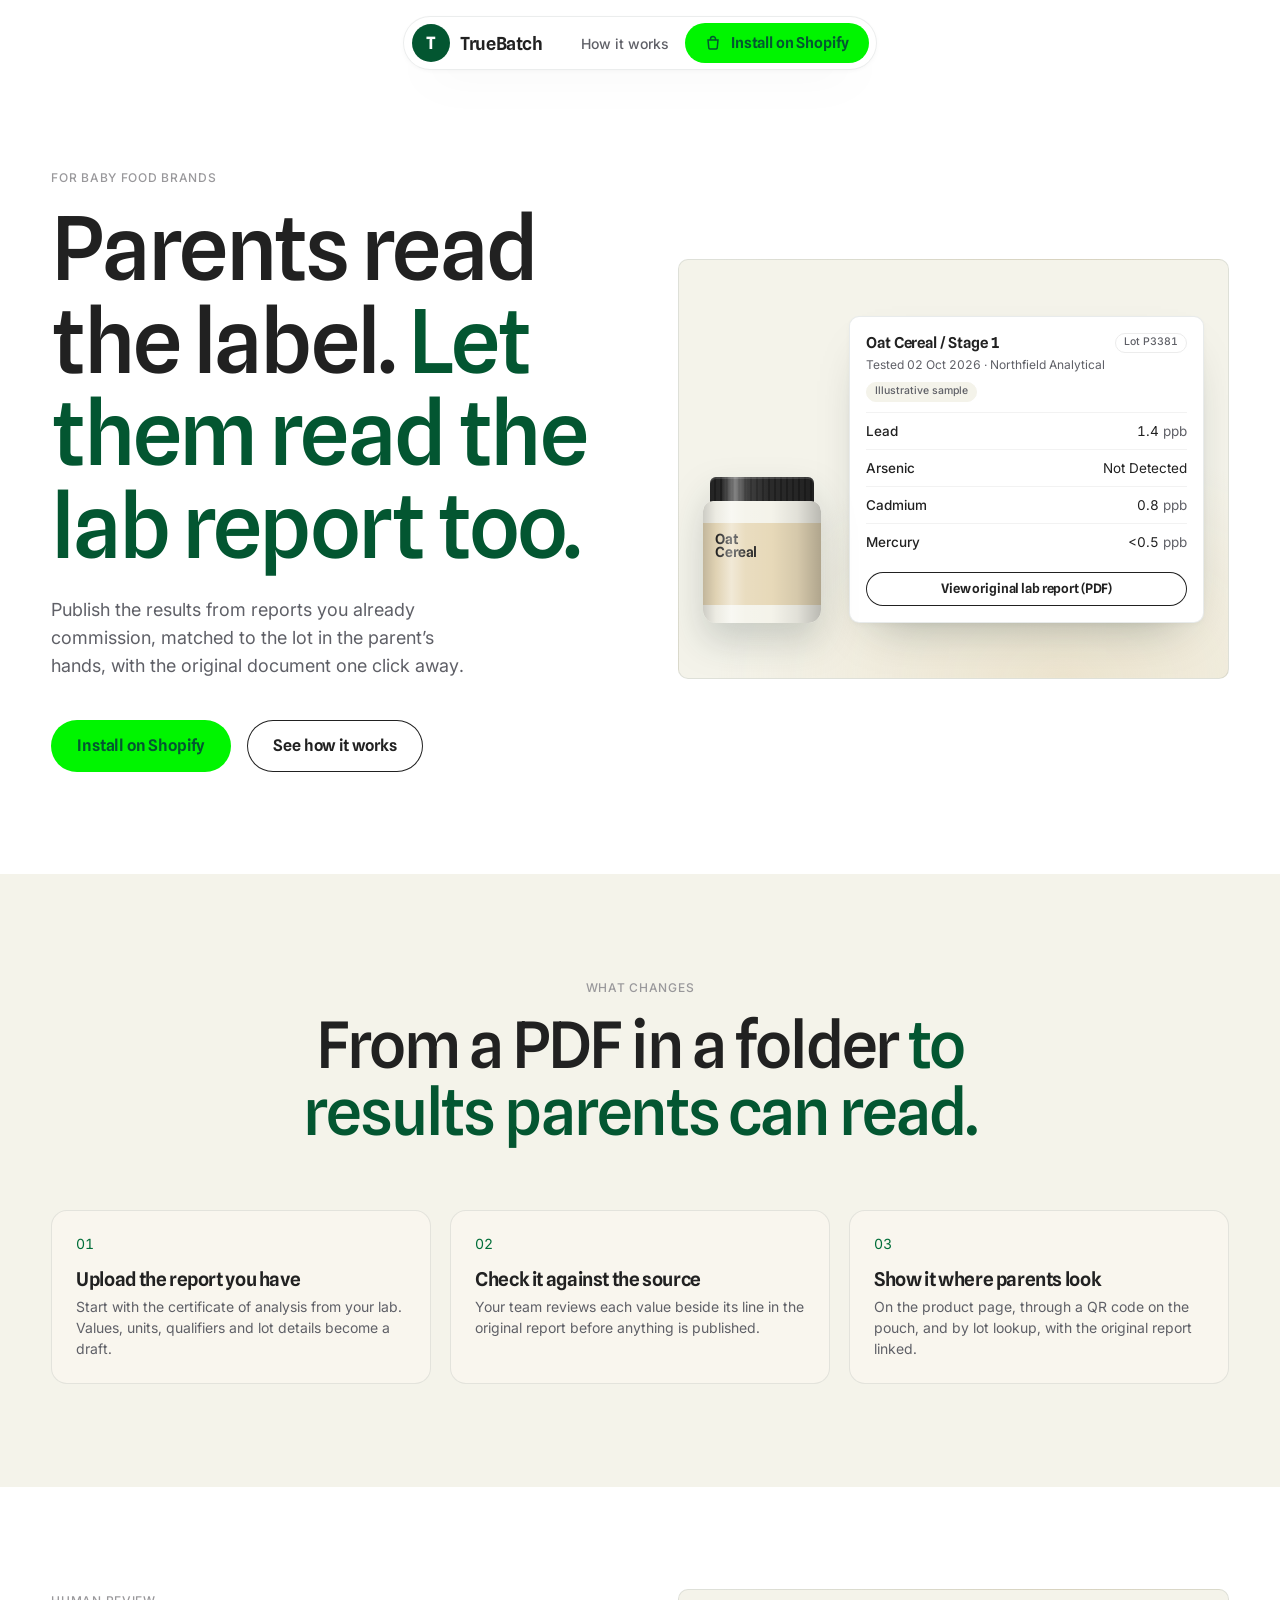
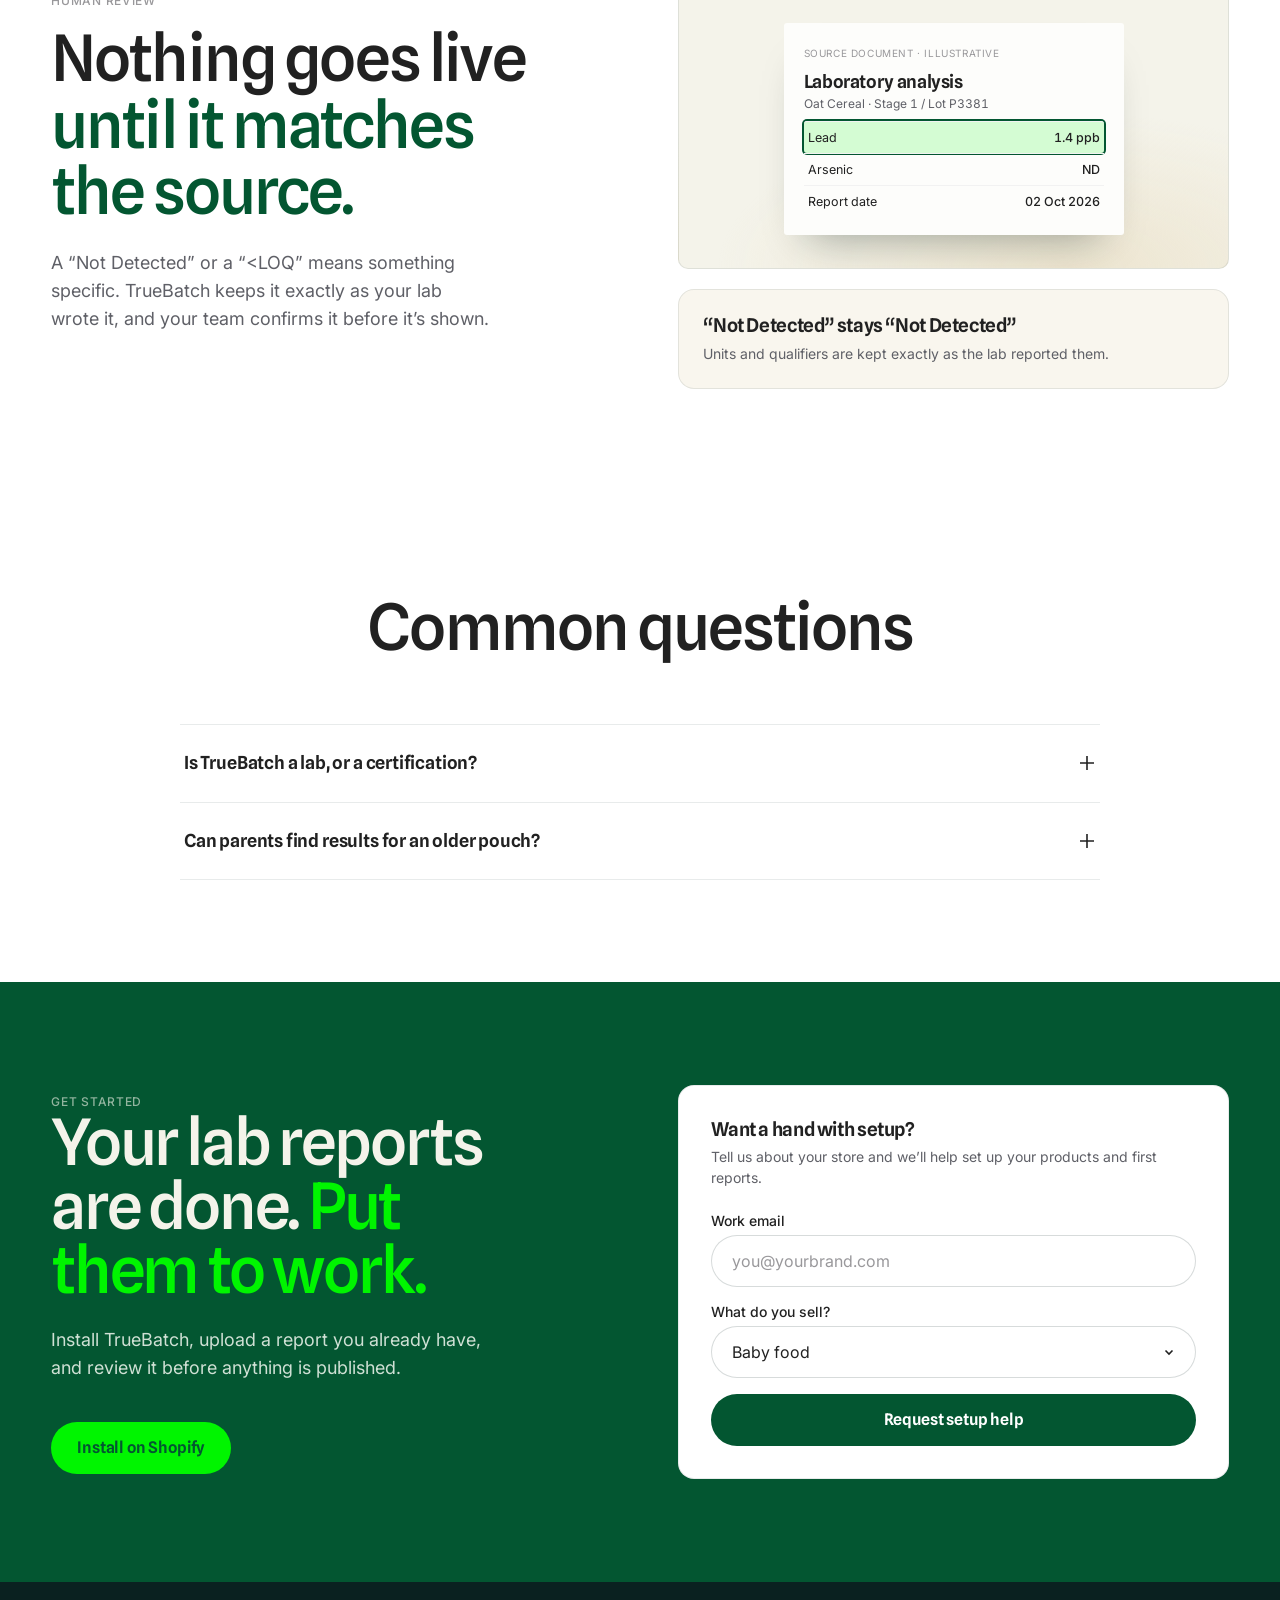
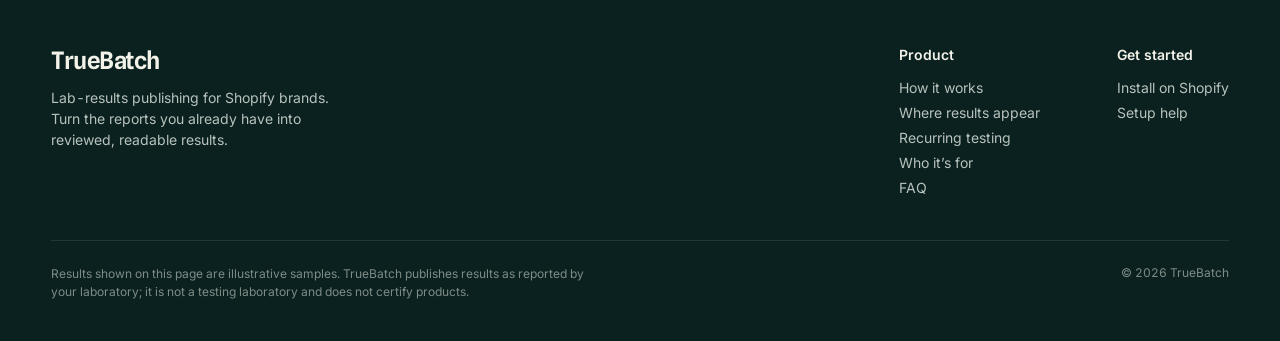
<file: pages/baby-food.html>
<!doctype html>
<!-- Built from templates/page-template.html. See TRUEBATCH_PLAYBOOK.md. -->
<html lang="en" data-theme="light">
<head>
<meta charset="utf-8">
<meta name="viewport" content="width=device-width, initial-scale=1">
<title>Lab results for baby food brands | TrueBatch</title>
<meta name="description" content="Publish lot-specific lab results for baby food on your Shopify store, reviewed against the original report before anything goes live.">
<link rel="stylesheet" href="../tokens/tokens.css">
<link rel="stylesheet" href="../assets/truebatch.css">
<script src="../assets/truebatch.js" defer></script>
</head>
<body>

<!-- HEADER: keep as is on every page. Set aria-current on the link for this page if it is in the nav. -->
<header class="nav is-joined">
  <div class="nav-pill nav-logo">
    <a class="logo" href="../index.html"><span class="logo-mark" aria-hidden="true">T</span>TrueBatch</a>
  </div>
  <div class="nav-pill nav-cta">
    <a class="nav-link" href="../index.html#how">How it works</a>
    <a class="btn" href="../index.html#start">
      <svg viewBox="0 0 16 16" fill="none" stroke="currentColor" stroke-width="1.5" aria-hidden="true"><path d="M3 5h10l-.8 8.2a1 1 0 0 1-1 .8H4.8a1 1 0 0 1-1-.8L3 5Z"/><path d="M5.5 5V4a2.5 2.5 0 0 1 5 0v1"/></svg>
      <span>Install on Shopify</span>
    </a>
  </div>
</header>

<main>
  <!-- 1. PAGE HERO: eyebrow, headline with accented second half, lead, one primary + one outline CTA. Visual on the right. -->
  <section class="tb-section tb-page-top" aria-labelledby="page-title">
    <div class="tb-wrap tb-split">
      <div>
        <span class="eyebrow">For baby food brands</span>
        <h1 class="tb-display" id="page-title">Parents read the label. <span class="tb-accent">Let them read the lab report too.</span></h1>
        <p class="tb-lead">Publish the results from reports you already commission, matched to the lot in the parent’s hands, with the original document one click away.</p>
        <div class="tb-ctas">
          <a class="btn btn--lg" href="../index.html#start">Install on Shopify</a>
          <a class="btn btn--lg btn--outline" href="../index.html#how">See how it works</a>
        </div>
      </div>
      <!-- Visual: product object + shopper widget. Swap the data for this page's product (see the data canon in the playbook). -->
      <div class="tb-stage" aria-hidden="true" style="min-height:420px">
        <div class="tb-duo">
          <div class="tb-tub"><div class="lid"></div><div class="bd"></div><div class="lb">Oat<br>Cereal</div></div>
          <div class="tb-widget is-float">
            <div class="tb-widget__head"><b>Oat Cereal / Stage 1</b><span class="chip is-sm">Lot P3381</span></div>
            <div class="tb-widget__meta">Tested 02 Oct 2026 · Northfield Analytical</div>
            <span class="chip is-sm is-sample">Illustrative sample</span>
            <div class="tb-rows">
              <div class="tb-row"><b>Lead</b><span>1.4 <span class="u">ppb</span></span></div>
              <div class="tb-row"><b>Arsenic</b><span>Not Detected</span></div>
              <div class="tb-row"><b>Cadmium</b><span>0.8 <span class="u">ppb</span></span></div>
              <div class="tb-row"><b>Mercury</b><span>&lt;0.5 <span class="u">ppb</span></span></div>
            </div>
            <a class="btn btn--sm btn--outline" href="#">View original lab report (PDF)</a>
          </div>
        </div>
      </div>
    </div>
  </section>

  <!-- 2. CARD GRID: 3 or 4 points. Numbers only for real sequences; otherwise drop .num. -->
  <section class="tb-section is-cream" aria-labelledby="points-title">
    <div class="tb-wrap">
      <div class="tb-center">
        <span class="eyebrow">What changes</span>
        <h2 class="tb-h1" id="points-title">From a PDF in a folder <span class="tb-accent">to results parents can read.</span></h2>
      </div>
      <div class="tb-grid cols-3" style="margin-top:var(--space-16)">
        <article class="tb-card reveal" style="--i:0"><span class="num">01</span><h3>Upload the report you have</h3><p>Start with the certificate of analysis from your lab. Values, units, qualifiers and lot details become a draft.</p></article>
        <article class="tb-card reveal" style="--i:1"><span class="num">02</span><h3>Check it against the source</h3><p>Your team reviews each value beside its line in the original report before anything is published.</p></article>
        <article class="tb-card reveal" style="--i:2"><span class="num">03</span><h3>Show it where parents look</h3><p>On the product page, through a QR code on the pouch, and by lot lookup, with the original report linked.</p></article>
      </div>
    </div>
  </section>

  <!-- 3. STICKY SPLIT: text pinned on the left, evidence on the right (source line vs extracted value). -->
  <section class="tb-section" aria-labelledby="review-title">
    <div class="tb-wrap tb-split is-sticky">
      <div>
        <span class="eyebrow">Human review</span>
        <h2 class="tb-h1" id="review-title">Nothing goes live <span class="tb-accent">until it matches the source.</span></h2>
        <p class="tb-lead">A “Not Detected” or a “&lt;LOQ” means something specific. TrueBatch keeps it exactly as your lab wrote it, and your team confirms it before it’s shown.</p>
      </div>
      <div class="tb-stack">
        <div class="tb-stage reveal">
          <div class="tb-paper">
            <span class="k">Source document · illustrative</span>
            <h4>Laboratory analysis</h4>
            <div class="tb-widget__meta">Oat Cereal · Stage 1 / Lot P3381</div>
            <div class="tb-rows">
              <div class="tb-row is-hl"><span>Lead</span><b>1.4 ppb</b></div>
              <div class="tb-row"><span>Arsenic</span><b>ND</b></div>
              <div class="tb-row"><span>Report date</span><b>02 Oct 2026</b></div>
            </div>
          </div>
        </div>
        <div class="tb-card reveal"><h3>“Not Detected” stays “Not Detected”</h3><p>Units and qualifiers are kept exactly as the lab reported them.</p></div>
      </div>
    </div>
  </section>

  <!-- 4. FAQ: plain, centred, 4–8 questions. Answers must not claim certification or safety. -->
  <section class="tb-section" aria-labelledby="faq-title">
    <div class="tb-narrow">
      <h2 class="tb-h1 tb-center" id="faq-title">Common questions</h2>
      <div class="faq-list">
        <div class="qa">
          <h3><button class="qa-q" id="q1" aria-expanded="false" aria-controls="a1">Is TrueBatch a lab, or a certification?<span class="qa-ic"><svg viewBox="0 0 18 18" fill="none" stroke="currentColor" stroke-width="1.6" aria-hidden="true"><path d="M9 2v14M2 9h14"/></svg></span></button></h3>
          <div class="qa-a" id="a1" role="region" aria-labelledby="q1"><div><p>No. TrueBatch doesn’t test or certify products. It publishes results from the lab reports you already commission, as the laboratory reported them.</p></div></div>
        </div>
        <div class="qa">
          <h3><button class="qa-q" id="q2" aria-expanded="false" aria-controls="a2">Can parents find results for an older pouch?<span class="qa-ic"><svg viewBox="0 0 18 18" fill="none" stroke="currentColor" stroke-width="1.6" aria-hidden="true"><path d="M9 2v14M2 9h14"/></svg></span></button></h3>
          <div class="qa-a" id="a2" role="region" aria-labelledby="q2"><div><p>Yes. Earlier lots keep their results and original reports, so a parent can scan the code or type the lot number from any pouch you’ve published.</p></div></div>
        </div>
      </div>
    </div>
  </section>

  <!-- 5. CLOSING CTA: brand green, one primary CTA, optional setup form card (prototype: sends nothing). -->
  <section class="tb-section is-brand tb-cta" aria-labelledby="cta-title">
    <div class="tb-wrap tb-split">
      <div>
        <span class="eyebrow">Get started</span>
        <h2 id="cta-title">Your lab reports are done. <span class="tb-accent">Put them to work.</span></h2>
        <p>Install TrueBatch, upload a report you already have, and review it before anything is published.</p>
        <div class="tb-ctas"><a class="btn btn--lg" href="#">Install on Shopify</a></div>
      </div>
      <div class="tb-card is-white" style="padding:32px;color:var(--tb-gray-900)">
        <h3>Want a hand with setup?</h3>
        <p>Tell us about your store and we’ll help set up your products and first reports.</p>
        <form class="tb-form" data-tb-form novalidate style="margin-top:var(--space-6)">
          <div class="field"><label for="f-email">Work email</label><input id="f-email" type="email" placeholder="you@yourbrand.com" required></div>
          <div class="field"><label for="f-cat">What do you sell?</label><select id="f-cat"><option>Sports nutrition &amp; protein</option><option>Supplements</option><option selected>Baby food</option><option>Prenatal &amp; family vitamins</option><option>Something else</option></select></div>
          <button class="btn btn--lg btn--dark btn--block" type="submit">Request setup help</button>
        </form>
        <div class="tb-done" data-tb-done hidden role="status"><b>Thanks, we’ll be in touch.</b><span>Have a recent lab report handy.</span></div>
      </div>
    </div>
  </section>
</main>

<!-- FOOTER: keep as is on every page, including the disclaimer. -->
<footer class="foot">
  <div class="tb-wrap">
    <div class="foot-top">
      <div><a class="logo" href="../index.html">TrueBatch</a><p>Lab-results publishing for Shopify brands. Turn the reports you already have into reviewed, readable results.</p></div>
      <nav class="foot-links" aria-label="Footer">
        <div><b>Product</b><a href="../index.html#how">How it works</a><a href="../index.html#surfaces">Where results appear</a><a href="../index.html#lots">Recurring testing</a><a href="../index.html#who">Who it’s for</a><a href="../index.html#faq">FAQ</a></div>
        <div><b>Get started</b><a href="../index.html#start">Install on Shopify</a><a href="../index.html#setup">Setup help</a></div>
      </nav>
    </div>
    <div class="foot-bottom">
      <p>Results shown on this page are illustrative samples. TrueBatch publishes results as reported by your laboratory; it is not a testing laboratory and does not certify products.</p>
      <span>© 2026 TrueBatch</span>
    </div>
  </div>
</footer>
</body>
</html>
</file>
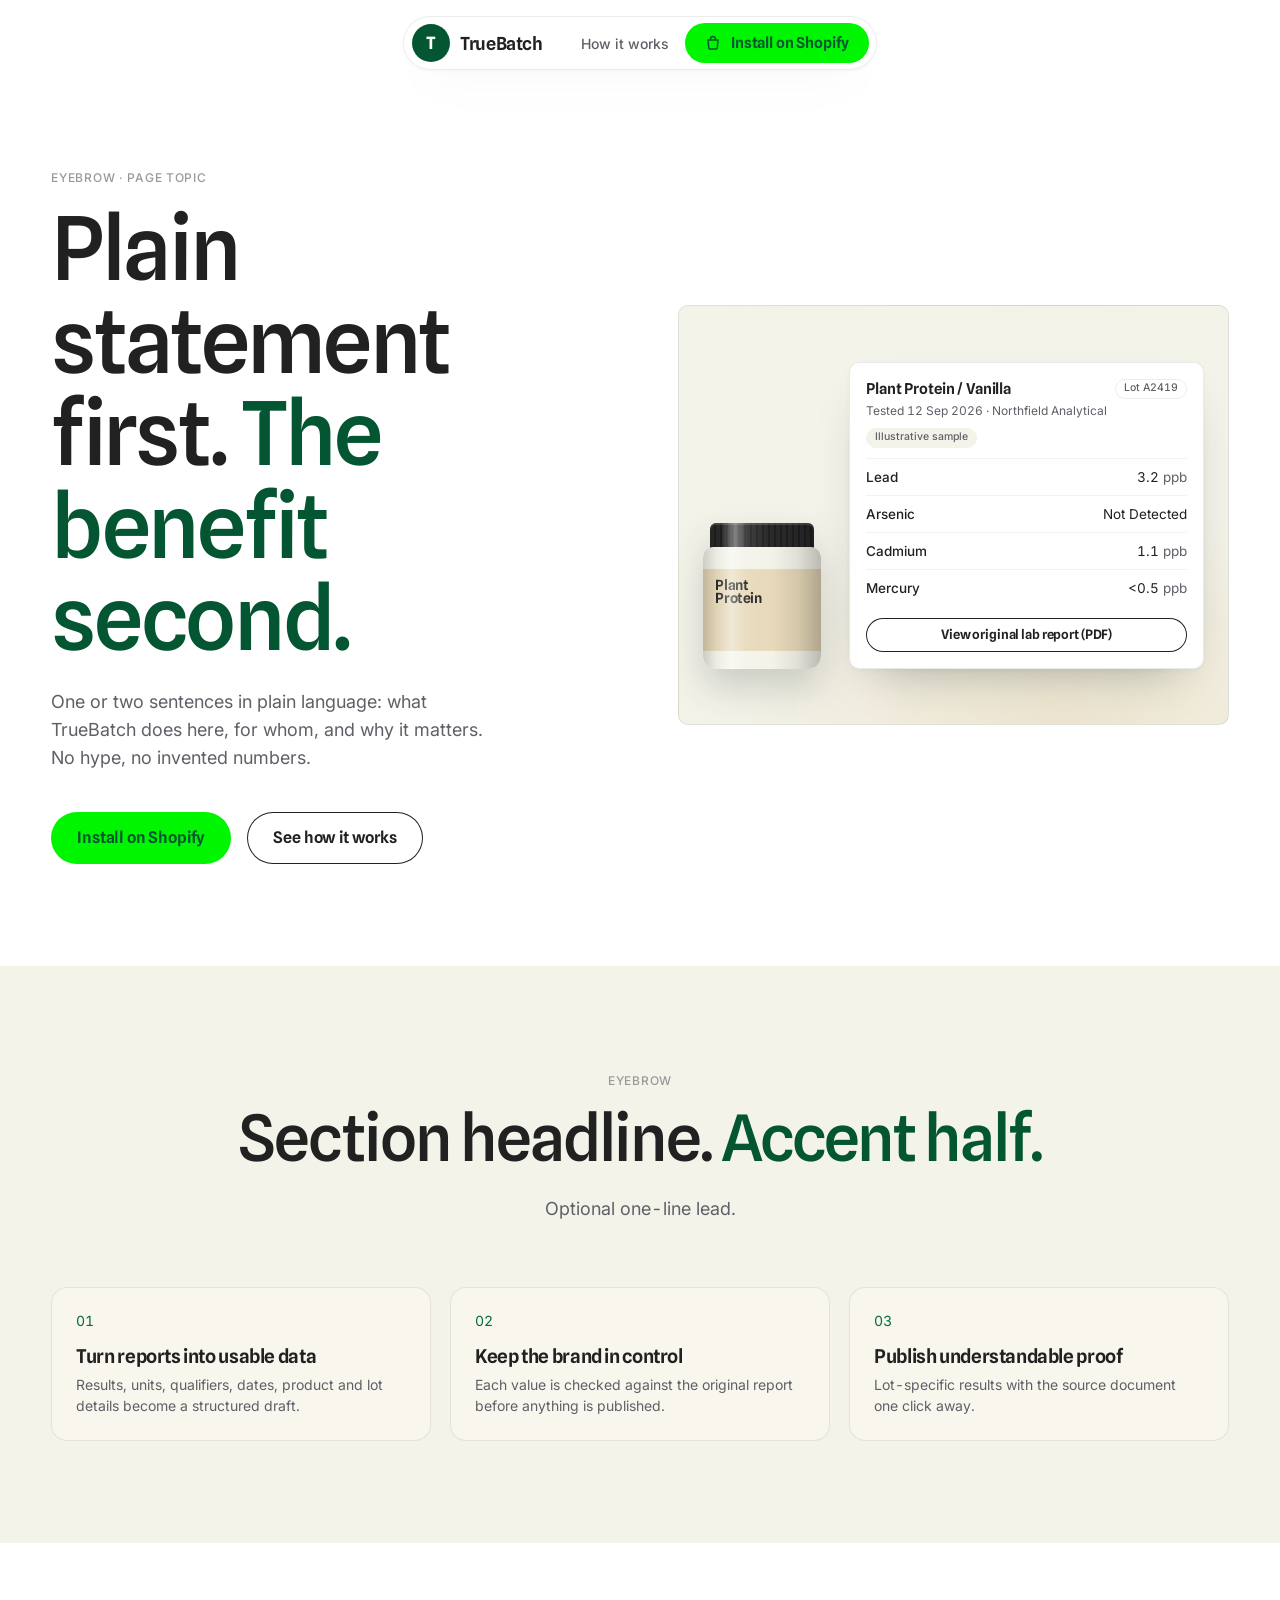
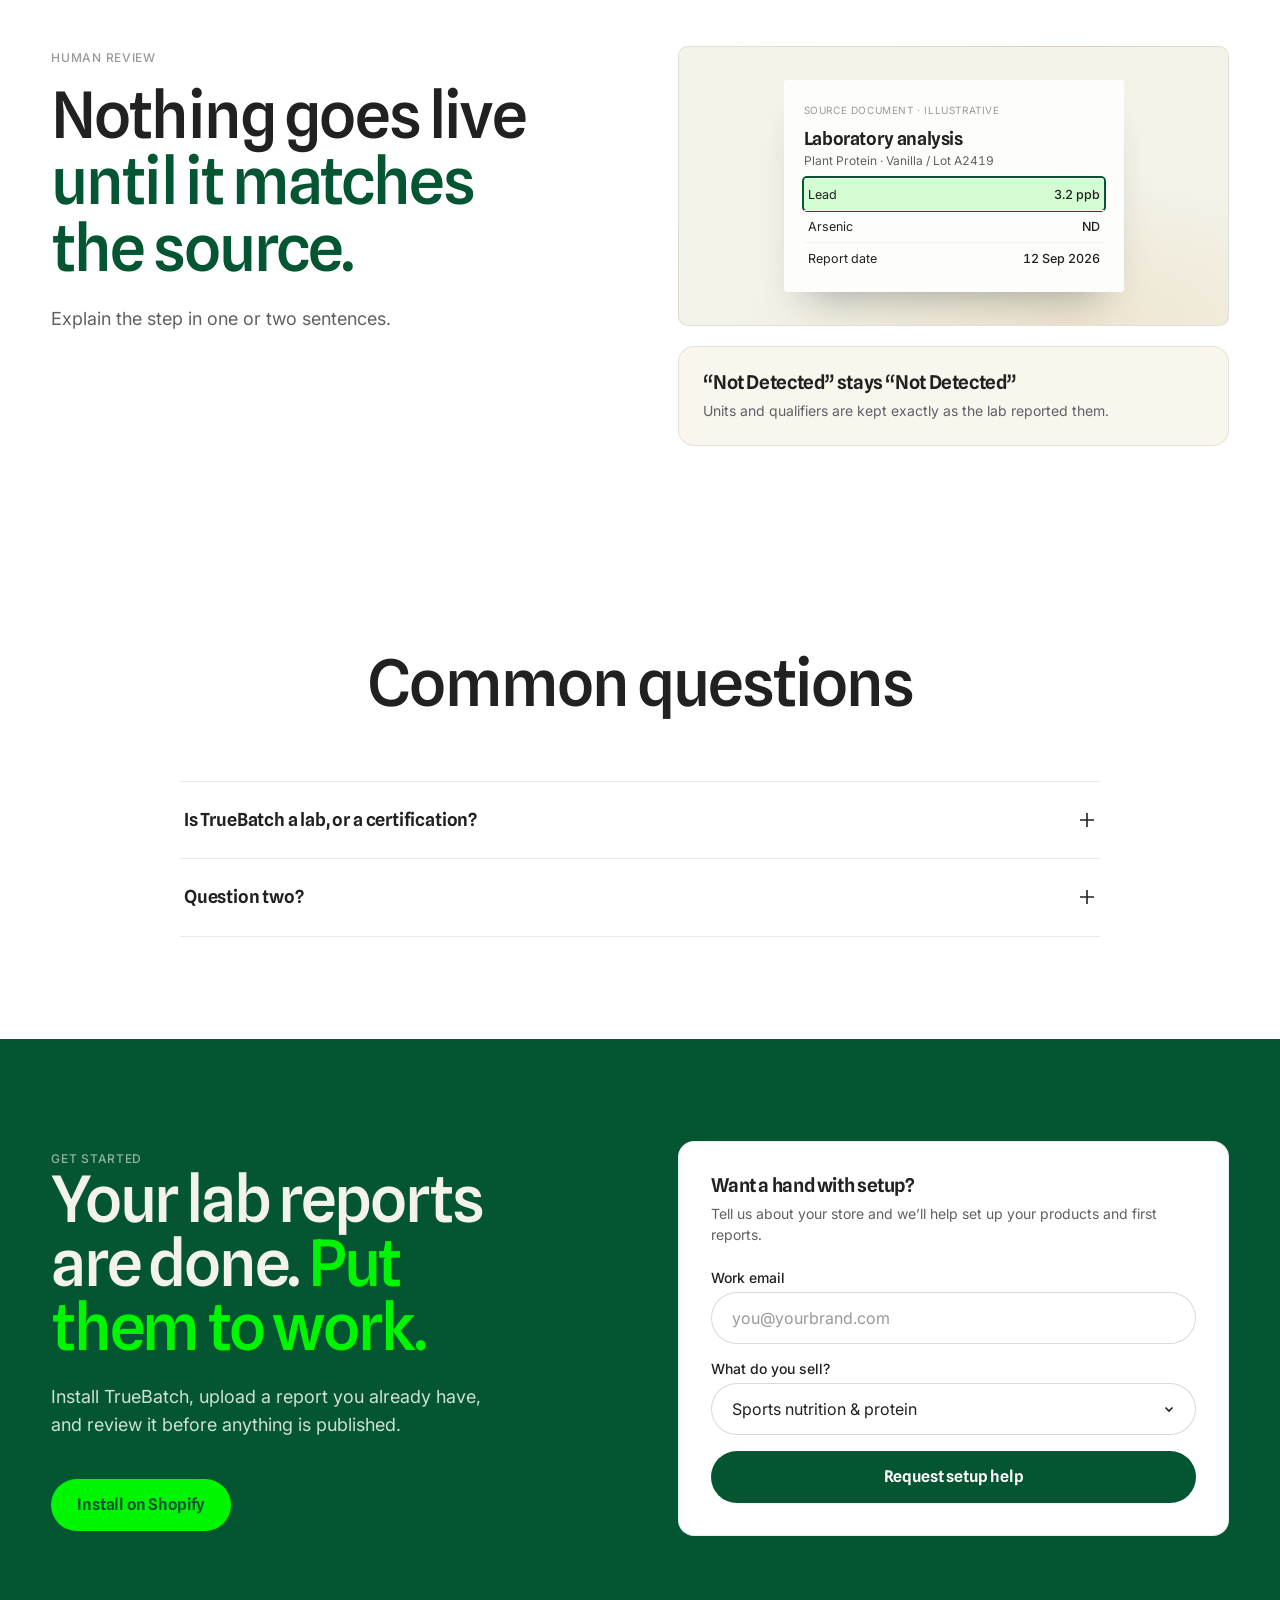
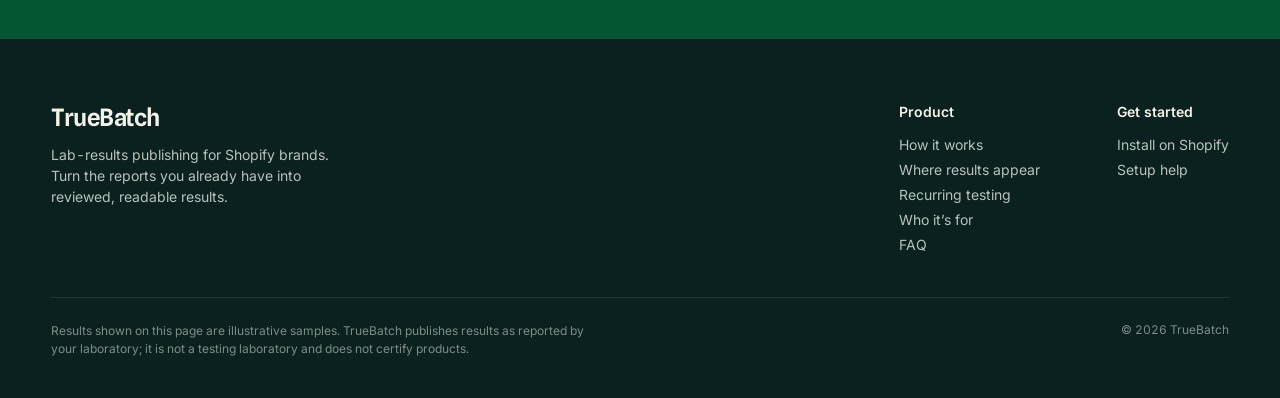
<file: templates/page-template.html>
<!doctype html>
<!--
  TrueBatch page template. Copy this file to /pages/<slug>.html and replace the content.
  Read TRUEBATCH_PLAYBOOK.md first. Hard rules:
    - Fonts: Spline Sans (display/headings) + Inter (body) only, via tokens.
    - Colours: tokens only; lime is a fill for CTAs and highlights, never text on white.
    - Shape: controls are pills, cards 16px, nested 10px, flat with hairline, one float shadow.
    - Claims: no pass/fail, no "certified/safe/verified" badges, sample data labelled "Illustrative sample",
      "Not Detected" kept as written, units as reported, original COA always one click away.
  Every section below is optional and reorderable. Keep the header and footer on every page.
-->
<html lang="en" data-theme="light">
<head>
<meta charset="utf-8">
<meta name="viewport" content="width=device-width, initial-scale=1">
<title>Page title | TrueBatch</title>
<meta name="description" content="One sentence on what this page helps the reader do.">
<link rel="stylesheet" href="../tokens/tokens.css">
<link rel="stylesheet" href="../assets/truebatch.css">
<script src="../assets/truebatch.js" defer></script>
</head>
<body>

<!-- HEADER: keep as is on every page. Set aria-current on the link for this page if it is in the nav. -->
<header class="nav is-joined">
  <div class="nav-pill nav-logo">
    <a class="logo" href="../index.html"><span class="logo-mark" aria-hidden="true">T</span>TrueBatch</a>
  </div>
  <div class="nav-pill nav-cta">
    <a class="nav-link" href="../index.html#how">How it works</a>
    <a class="btn" href="../index.html#start">
      <svg viewBox="0 0 16 16" fill="none" stroke="currentColor" stroke-width="1.5" aria-hidden="true"><path d="M3 5h10l-.8 8.2a1 1 0 0 1-1 .8H4.8a1 1 0 0 1-1-.8L3 5Z"/><path d="M5.5 5V4a2.5 2.5 0 0 1 5 0v1"/></svg>
      <span>Install on Shopify</span>
    </a>
  </div>
</header>

<main>
  <!-- 1. PAGE HERO: eyebrow, headline with accented second half, lead, one primary + one outline CTA. Visual on the right. -->
  <section class="tb-section tb-page-top" aria-labelledby="page-title">
    <div class="tb-wrap tb-split">
      <div>
        <span class="eyebrow">Eyebrow · page topic</span>
        <h1 class="tb-display" id="page-title">Plain statement first. <span class="tb-accent">The benefit second.</span></h1>
        <p class="tb-lead">One or two sentences in plain language: what TrueBatch does here, for whom, and why it matters. No hype, no invented numbers.</p>
        <div class="tb-ctas">
          <a class="btn btn--lg" href="../index.html#start">Install on Shopify</a>
          <a class="btn btn--lg btn--outline" href="../index.html#how">See how it works</a>
        </div>
      </div>
      <!-- Visual: product object + shopper widget. Swap the data for this page's product (see the data canon in the playbook). -->
      <div class="tb-stage" aria-hidden="true" style="min-height:420px">
        <div class="tb-duo">
          <div class="tb-tub"><div class="lid"></div><div class="bd"></div><div class="lb">Plant<br>Protein</div></div>
          <div class="tb-widget is-float">
            <div class="tb-widget__head"><b>Plant Protein / Vanilla</b><span class="chip is-sm">Lot A2419</span></div>
            <div class="tb-widget__meta">Tested 12 Sep 2026 · Northfield Analytical</div>
            <span class="chip is-sm is-sample">Illustrative sample</span>
            <div class="tb-rows">
              <div class="tb-row"><b>Lead</b><span>3.2 <span class="u">ppb</span></span></div>
              <div class="tb-row"><b>Arsenic</b><span>Not Detected</span></div>
              <div class="tb-row"><b>Cadmium</b><span>1.1 <span class="u">ppb</span></span></div>
              <div class="tb-row"><b>Mercury</b><span>&lt;0.5 <span class="u">ppb</span></span></div>
            </div>
            <a class="btn btn--sm btn--outline" href="#">View original lab report (PDF)</a>
          </div>
        </div>
      </div>
    </div>
  </section>

  <!-- 2. CARD GRID: 3 or 4 points. Numbers only for real sequences; otherwise drop .num. -->
  <section class="tb-section is-cream" aria-labelledby="points-title">
    <div class="tb-wrap">
      <div class="tb-center">
        <span class="eyebrow">Eyebrow</span>
        <h2 class="tb-h1" id="points-title">Section headline. <span class="tb-accent">Accent half.</span></h2>
        <p class="tb-lead">Optional one-line lead.</p>
      </div>
      <div class="tb-grid cols-3" style="margin-top:var(--space-16)">
        <article class="tb-card reveal" style="--i:0"><span class="num">01</span><h3>Turn reports into usable data</h3><p>Results, units, qualifiers, dates, product and lot details become a structured draft.</p></article>
        <article class="tb-card reveal" style="--i:1"><span class="num">02</span><h3>Keep the brand in control</h3><p>Each value is checked against the original report before anything is published.</p></article>
        <article class="tb-card reveal" style="--i:2"><span class="num">03</span><h3>Publish understandable proof</h3><p>Lot-specific results with the source document one click away.</p></article>
      </div>
    </div>
  </section>

  <!-- 3. STICKY SPLIT: text pinned on the left, evidence on the right (source line vs extracted value). -->
  <section class="tb-section" aria-labelledby="review-title">
    <div class="tb-wrap tb-split is-sticky">
      <div>
        <span class="eyebrow">Human review</span>
        <h2 class="tb-h1" id="review-title">Nothing goes live <span class="tb-accent">until it matches the source.</span></h2>
        <p class="tb-lead">Explain the step in one or two sentences.</p>
      </div>
      <div class="tb-stack">
        <div class="tb-stage reveal">
          <div class="tb-paper">
            <span class="k">Source document · illustrative</span>
            <h4>Laboratory analysis</h4>
            <div class="tb-widget__meta">Plant Protein · Vanilla / Lot A2419</div>
            <div class="tb-rows">
              <div class="tb-row is-hl"><span>Lead</span><b>3.2 ppb</b></div>
              <div class="tb-row"><span>Arsenic</span><b>ND</b></div>
              <div class="tb-row"><span>Report date</span><b>12 Sep 2026</b></div>
            </div>
          </div>
        </div>
        <div class="tb-card reveal"><h3>“Not Detected” stays “Not Detected”</h3><p>Units and qualifiers are kept exactly as the lab reported them.</p></div>
      </div>
    </div>
  </section>

  <!-- 4. FAQ: plain, centred, 4–8 questions. Answers must not claim certification or safety. -->
  <section class="tb-section" aria-labelledby="faq-title">
    <div class="tb-narrow">
      <h2 class="tb-h1 tb-center" id="faq-title">Common questions</h2>
      <div class="faq-list">
        <div class="qa">
          <h3><button class="qa-q" id="q1" aria-expanded="false" aria-controls="a1">Is TrueBatch a lab, or a certification?<span class="qa-ic"><svg viewBox="0 0 18 18" fill="none" stroke="currentColor" stroke-width="1.6" aria-hidden="true"><path d="M9 2v14M2 9h14"/></svg></span></button></h3>
          <div class="qa-a" id="a1" role="region" aria-labelledby="q1"><div><p>No. TrueBatch doesn’t test or certify products. It publishes results from the lab reports you already commission, as the laboratory reported them.</p></div></div>
        </div>
        <div class="qa">
          <h3><button class="qa-q" id="q2" aria-expanded="false" aria-controls="a2">Question two?<span class="qa-ic"><svg viewBox="0 0 18 18" fill="none" stroke="currentColor" stroke-width="1.6" aria-hidden="true"><path d="M9 2v14M2 9h14"/></svg></span></button></h3>
          <div class="qa-a" id="a2" role="region" aria-labelledby="q2"><div><p>Answer two.</p></div></div>
        </div>
      </div>
    </div>
  </section>

  <!-- 5. CLOSING CTA: brand green, one primary CTA, optional setup form card (prototype: sends nothing). -->
  <section class="tb-section is-brand tb-cta" aria-labelledby="cta-title">
    <div class="tb-wrap tb-split">
      <div>
        <span class="eyebrow">Get started</span>
        <h2 id="cta-title">Your lab reports are done. <span class="tb-accent">Put them to work.</span></h2>
        <p>Install TrueBatch, upload a report you already have, and review it before anything is published.</p>
        <div class="tb-ctas"><a class="btn btn--lg" href="#">Install on Shopify</a></div>
      </div>
      <div class="tb-card is-white" style="padding:32px;color:var(--tb-gray-900)">
        <h3>Want a hand with setup?</h3>
        <p>Tell us about your store and we’ll help set up your products and first reports.</p>
        <form class="tb-form" data-tb-form novalidate style="margin-top:var(--space-6)">
          <div class="field"><label for="f-email">Work email</label><input id="f-email" type="email" placeholder="you@yourbrand.com" required></div>
          <div class="field"><label for="f-cat">What do you sell?</label><select id="f-cat"><option>Sports nutrition &amp; protein</option><option>Supplements</option><option>Baby food</option><option>Prenatal &amp; family vitamins</option><option>Something else</option></select></div>
          <button class="btn btn--lg btn--dark btn--block" type="submit">Request setup help</button>
        </form>
        <div class="tb-done" data-tb-done hidden role="status"><b>Thanks, we’ll be in touch.</b><span>Have a recent lab report handy.</span></div>
      </div>
    </div>
  </section>
</main>

<!-- FOOTER: keep as is on every page, including the disclaimer. -->
<footer class="foot">
  <div class="tb-wrap">
    <div class="foot-top">
      <div><a class="logo" href="../index.html">TrueBatch</a><p>Lab-results publishing for Shopify brands. Turn the reports you already have into reviewed, readable results.</p></div>
      <nav class="foot-links" aria-label="Footer">
        <div><b>Product</b><a href="../index.html#how">How it works</a><a href="../index.html#surfaces">Where results appear</a><a href="../index.html#lots">Recurring testing</a><a href="../index.html#who">Who it’s for</a><a href="../index.html#faq">FAQ</a></div>
        <div><b>Get started</b><a href="../index.html#start">Install on Shopify</a><a href="../index.html#setup">Setup help</a></div>
      </nav>
    </div>
    <div class="foot-bottom">
      <p>Results shown on this page are illustrative samples. TrueBatch publishes results as reported by your laboratory; it is not a testing laboratory and does not certify products.</p>
      <span>© 2026 TrueBatch</span>
    </div>
  </div>
</footer>
</body>
</html>
</file>
<file: tokens/tokens.css>
/*
 * TrueBatch — web design tokens
 * Source: Figma "TrueBatch" style board (node 26:6327), sampled from export.
 *
 * Principle: white-first, minimal. Brand greens/lime/sand are ACCENTS —
 * use sparingly (CTAs, highlights, one feature block per section at most).
 */

@import url("https://fonts.googleapis.com/css2?family=Inter:wght@400;500;600&family=Spline+Sans:wght@500;600;700&display=swap");

:root {
  /* ---------- Brand palette (raw) ---------- */
  --tb-forest-950: #0A2120; /* near-black green — dark sections, footer */
  --tb-forest-800: #035631; /* primary brand green — logo, headings, links */
  --tb-forest-700: #016E39; /* secondary green — hover, illustrations */
  --tb-lime-500:   #00F500; /* signature accent — CTA fill, highlights ONLY */
  --tb-sand-200:   #E7D9B9; /* warm accent surface — imagery backdrops */
  --tb-cream-50:   #F4F3EA; /* soft off-white — alt section background */
  --tb-amber-500:  #F67D1F; /* ratings / stars only */

  /* ---------- Neutrals ---------- */
  --tb-white:     #FFFFFF;
  --tb-gray-50:   #FAFAF9;
  --tb-gray-100:  #F2F2F2;
  --tb-gray-200:  #ECECEC; /* borders, progress tracks */
  --tb-gray-400:  #99989B; /* meta text, timestamps */
  --tb-gray-600:  #5F6067; /* body copy secondary */
  --tb-gray-900:  #212121; /* body copy primary */

  /* ---------- Semantic (light / default) ---------- */
  --color-bg:              var(--tb-white);
  --color-bg-subtle:       var(--tb-cream-50);
  --color-bg-warm:         var(--tb-sand-200);
  --color-bg-inverse:      var(--tb-forest-950);
  --color-bg-brand:        var(--tb-forest-800);

  --color-surface:         var(--tb-white);
  --color-border:          var(--tb-gray-200);
  --color-border-strong:   #D9D9D6;

  --color-text:            var(--tb-gray-900);
  --color-text-secondary:  var(--tb-gray-600);
  --color-text-muted:      var(--tb-gray-400);
  --color-text-brand:      var(--tb-forest-800);
  --color-text-inverse:    var(--tb-cream-50);

  --color-accent:          var(--tb-lime-500);   /* fill only — never text on white */
  --color-on-accent:       var(--tb-forest-800); /* text/icons on lime (≈6:1) */
  --color-link:            var(--tb-forest-800);
  --color-link-hover:      var(--tb-forest-700);
  --color-success:         var(--tb-forest-700);
  --color-rating:          var(--tb-amber-500);
  --color-focus-ring:      var(--tb-forest-700);

  /* ---------- Typography ---------- */
  --font-display: "Spline Sans", system-ui, sans-serif; /* titles, headlines, logo */
  --font-body:    "Inter", system-ui, sans-serif;       /* paragraphs, UI */

  --weight-regular:  400;
  --weight-medium:   500;
  --weight-semibold: 600;
  --weight-bold:     700;

  /* fluid display scale (mobile → desktop) */
  --text-display: clamp(2.75rem, 6vw + 1rem, 5.5rem);   /* 44 → 88 */
  --text-h1:      clamp(2.25rem, 4vw + 1rem, 4rem);     /* 36 → 64 */
  --text-h2:      clamp(1.75rem, 2.5vw + 1rem, 2.75rem);/* 28 → 44 */
  --text-h3:      clamp(1.375rem, 1vw + 1rem, 1.75rem); /* 22 → 28 */
  --text-h4:      1.25rem;   /* 20 */
  --text-lg:      1.125rem;  /* 18 */
  --text-base:    1rem;      /* 16 */
  --text-sm:      0.875rem;  /* 14 */
  --text-xs:      0.75rem;   /* 12 */

  --leading-tight:  1.05;  /* display */
  --leading-snug:   1.2;   /* headings */
  --leading-normal: 1.55;  /* body */

  --tracking-display: -0.03em; /* Spline Sans headlines run tight */
  --tracking-heading: -0.015em;
  --tracking-body:    0;

  /* ---------- Spacing (4px base) — be generous ---------- */
  --space-1:  0.25rem;
  --space-2:  0.5rem;
  --space-3:  0.75rem;
  --space-4:  1rem;
  --space-5:  1.25rem;
  --space-6:  1.5rem;
  --space-8:  2rem;
  --space-10: 2.5rem;
  --space-12: 3rem;
  --space-16: 4rem;
  --space-20: 5rem;
  --space-24: 6rem;
  --space-32: 8rem;

  --section-y:    clamp(4rem, 8vw, 8rem);
  --gutter:       clamp(1rem, 4vw, 5rem);  /* board uses ~84px at 2000w */
  --container-max: 1280px;
  --grid-gap:     clamp(1rem, 1.5vw, 1.75rem); /* board tiles ~28px apart */

  /* ---------- Radius ---------- */
  --radius-none: 0;      /* feature tiles & color blocks are square */
  --radius-xs:   2px;    /* primary button */
  --radius-sm:   4px;    /* badges */
  --radius-md:   12px;   /* cards */
  --radius-lg:   16px;
  --radius-pill: 999px;  /* progress bars */

  /* ---------- Elevation (keep flat) ---------- */
  --shadow-none: none;
  --shadow-sm:   0 1px 2px rgb(10 33 32 / 0.06);
  --shadow-md:   0 4px 16px rgb(10 33 32 / 0.08);

  /* ---------- Motion ---------- */
  --ease-out: cubic-bezier(0.2, 0.8, 0.2, 1);
  --duration-fast: 120ms;
  --duration-base: 200ms;

  /* ---------- Components ---------- */
  --button-bg:        var(--color-accent);
  --button-fg:        var(--color-on-accent);
  --button-bg-hover:  #00DC00;
  --button-radius:    var(--radius-xs);
  --button-pad-y:     var(--space-4);
  --button-pad-x:     var(--space-6);
  --button-font:      var(--font-display);
  --button-weight:    var(--weight-semibold);

  --button-secondary-bg: transparent;
  --button-secondary-fg: var(--color-text-brand);
  --button-secondary-border: var(--color-text-brand);

  --card-bg:     var(--color-surface);
  --card-border: var(--color-border);
  --card-radius: var(--radius-md);
  --card-pad:    var(--space-5);

  --badge-bg: var(--tb-forest-800);
  --badge-fg: var(--tb-white);
  --badge-radius: var(--radius-sm);
}

/* ---------- Dark mode ---------- */
@media (prefers-color-scheme: dark) {
  :root:not([data-theme="light"]) {
    --color-bg:             var(--tb-forest-950);
    --color-bg-subtle:      #0F2B29;
    --color-bg-warm:        #2A2619;
    --color-bg-inverse:     var(--tb-cream-50);
    --color-surface:        #102826;
    --color-border:         #1E3A37;
    --color-border-strong:  #2C4A46;
    --color-text:           var(--tb-cream-50);
    --color-text-secondary: #B9C2BC;
    --color-text-muted:     #7F8C86;
    --color-text-brand:     var(--tb-lime-500);
    --color-text-inverse:   var(--tb-forest-950);
    --color-link:           var(--tb-lime-500);
    --color-link-hover:     #6CFF6C;
    --color-focus-ring:     var(--tb-lime-500);
  }
}
:root[data-theme="dark"] {
  --color-bg:             var(--tb-forest-950);
  --color-bg-subtle:      #0F2B29;
  --color-bg-warm:        #2A2619;
  --color-bg-inverse:     var(--tb-cream-50);
  --color-surface:        #102826;
  --color-border:         #1E3A37;
  --color-border-strong:  #2C4A46;
  --color-text:           var(--tb-cream-50);
  --color-text-secondary: #B9C2BC;
  --color-text-muted:     #7F8C86;
  --color-text-brand:     var(--tb-lime-500);
  --color-text-inverse:   var(--tb-forest-950);
  --color-link:           var(--tb-lime-500);
  --color-link-hover:     #6CFF6C;
  --color-focus-ring:     var(--tb-lime-500);
}
</file>
<file: assets/truebatch.css>
/*
 * TrueBatch page kit: shared components for every page and sub-page.
 * Load after tokens/tokens.css. The rules behind these values are in TRUEBATCH_PLAYBOOK.md.
 *
 *   <link rel="stylesheet" href="/tokens/tokens.css">
 *   <link rel="stylesheet" href="/assets/truebatch.css">
 *   <script src="/assets/truebatch.js" defer></script>
 */

/* ---------- System variables (radius per role, elevation, motion) ---------- */
:root {
  --r-pill: 999px;              /* every control: buttons, tabs, chips, tags, inputs */
  --r-card: var(--radius-lg);   /* every surface: cards, panels, sheets (16px) */
  --r-inner: 10px;              /* a surface nested inside a surface */
  --hairline: rgb(10 33 32 / 0.09);
  --hairline-strong: rgb(10 33 32 / 0.16);
  --hairline-dark: rgb(255 255 255 / 0.12);
  --shadow-float: 0 22px 48px -26px rgb(10 33 32 / 0.38), 0 2px 6px -2px rgb(10 33 32 / 0.06);
  --shadow-object: 0 24px 40px -24px rgb(10 33 32 / 0.4);   /* paper, packs, phones only */
  --card-warm: #F9F6EE;
  --ink-on-dark-2: #B9C2BC;
  --ink-on-dark-3: #7F8C86;
  --review-ink: #5B4A1F;
  --ease-reveal: cubic-bezier(0.22, 1, 0.36, 1);
  --ease-ui: cubic-bezier(0.4, 0, 0.2, 1);
}

/* ---------- Base ---------- */
* { box-sizing: border-box; margin: 0; }
button, input, select, textarea { font: inherit; }
html, body { background: var(--color-bg); color: var(--color-text); }
body { font-family: var(--font-body); font-variant-numeric: tabular-nums; -webkit-font-smoothing: antialiased; }
img, svg { display: block; max-width: 100%; }
:focus-visible { outline: 2px solid var(--color-focus-ring); outline-offset: 3px; }

/* ---------- Layout ---------- */
.tb-wrap { max-width: var(--container-max); margin: 0 auto; }
.tb-narrow { max-width: 920px; margin: 0 auto; }
.tb-section { padding: var(--section-y) var(--gutter); position: relative; }
.tb-section.is-cream { background: var(--tb-cream-50); }
.tb-section.is-warm  { background: var(--card-warm); }
.tb-section.is-dark  { background: var(--tb-forest-950); color: var(--tb-cream-50); }
.tb-section.is-brand { background: var(--tb-forest-800); color: var(--tb-cream-50); }
.tb-page-top { padding-top: calc(var(--section-y) + 64px); }   /* first section, clears the floating header */
.tb-split { display: grid; grid-template-columns: 1fr 1fr; gap: clamp(40px, 6vw, 112px); align-items: center; }
.tb-split.is-sticky { align-items: start; }
.tb-split.is-sticky > :first-child { position: sticky; top: 120px; }
.tb-grid { display: grid; gap: var(--grid-gap); }
.tb-grid.cols-2 { grid-template-columns: repeat(2, 1fr); }
.tb-grid.cols-3 { grid-template-columns: repeat(3, 1fr); }
.tb-grid.cols-4 { grid-template-columns: repeat(4, 1fr); }
.tb-stack > * + * { margin-top: var(--space-5); }
.tb-center { text-align: center; }
.tb-center .tb-lead { margin-left: auto; margin-right: auto; }

/* ---------- Type ---------- */
.eyebrow { display: inline-block; font-size: var(--text-xs); font-weight: 500; letter-spacing: 0.06em; text-transform: uppercase; color: var(--color-text-muted); }
.is-dark .eyebrow, .is-brand .eyebrow { color: rgb(244 243 234 / 0.6); }
.tb-display, .tb-h1, .tb-h2, .tb-h3 { font-family: var(--font-display); font-weight: 500; letter-spacing: var(--tracking-display); text-wrap: balance; }
.tb-display { font-size: var(--text-display); line-height: var(--leading-tight); }
.tb-h1 { font-size: var(--text-h1); line-height: 1.04; }
.tb-h2 { font-size: var(--text-h2); line-height: 1.08; }
.tb-h3 { font-size: var(--text-h3); line-height: 1.15; letter-spacing: -0.02em; }
.eyebrow + .tb-display, .eyebrow + .tb-h1, .eyebrow + .tb-h2, .eyebrow + .tb-h3 { margin-top: var(--space-4); }
.tb-accent { color: var(--tb-forest-800); }               /* second half of a headline */
.is-dark .tb-accent, .is-brand .tb-accent { color: var(--tb-lime-500); }
.tb-lead { font-size: var(--text-lg); line-height: var(--leading-normal); color: var(--color-text-secondary); max-width: 40ch; }
.tb-display + .tb-lead, .tb-h1 + .tb-lead, .tb-h2 + .tb-lead { margin-top: var(--space-6); }
.is-dark .tb-lead { color: var(--ink-on-dark-2); }
.is-brand .tb-lead { color: #CFE0D4; }
.tb-body { font-size: var(--text-base); line-height: var(--leading-normal); color: var(--color-text-secondary); }
.tb-fine { font-size: 12px; line-height: 1.5; color: var(--color-text-muted); }

/* ---------- Header: one joined pill at the top, splits to the edges on scroll ---------- */
.nav { position: fixed; left: 0; right: 0; top: 16px; height: 54px; z-index: 50; pointer-events: none; }
.nav-pill {
  position: absolute; left: 0; top: 0; height: 54px; border-radius: var(--r-pill); pointer-events: auto;
  display: flex; align-items: center; background: rgb(255 255 255 / 0.94);
  -webkit-backdrop-filter: blur(10px); backdrop-filter: blur(10px);
  border: 1px solid rgb(10 33 32 / 0.08); box-shadow: var(--shadow-float);
  transition: transform 0.45s var(--ease-ui), width 0.45s var(--ease-ui) 0.08s, border-color 0.3s var(--ease-ui), box-shadow 0.3s var(--ease-ui);
}
.nav-logo { padding: 0 18px 0 8px; }
.nav-cta { padding: 0 7px 0 18px; gap: 16px; }
.nav.is-joined .nav-cta { border-color: transparent; box-shadow: none; background: transparent; -webkit-backdrop-filter: none; backdrop-filter: none; }
.nav-link { font-size: var(--text-sm); font-weight: 500; color: var(--tb-gray-600); text-decoration: none; white-space: nowrap; }
.nav-link:hover, .nav-link[aria-current="page"] { color: var(--tb-gray-900); }
.logo { display: inline-flex; align-items: center; font-family: var(--font-display); font-weight: 600; font-size: 1.125rem; letter-spacing: -0.02em; color: var(--tb-gray-900); text-decoration: none; }
.logo-mark { width: 38px; height: 38px; border-radius: 50%; background: var(--tb-forest-800); color: #fff; flex: none; display: grid; place-items: center; font: 700 17px/1 var(--font-display); letter-spacing: -0.04em; margin-right: 10px; }

/* ---------- Buttons: one family. 52 / 40 / 34px. Primary (lime), dark (in-product, submit), outline, text link ---------- */
.btn {
  display: inline-flex; align-items: center; justify-content: center; gap: 10px; height: 40px; padding: 0 20px;
  border: 0; border-radius: var(--r-pill); cursor: pointer; text-decoration: none; white-space: nowrap; line-height: 1;
  background: var(--tb-lime-500); color: var(--tb-forest-800);
  font-family: var(--font-display); font-weight: 600; font-size: 0.9375rem; letter-spacing: -0.01em;
  transition: background 0.2s var(--ease-ui), transform 0.12s var(--ease-ui), box-shadow 0.2s var(--ease-ui);
}
.btn:hover { background: #00DC00; }
.btn:active { transform: translateY(1px); }
.btn svg { width: 16px; height: 16px; flex: none; }
.btn--lg { height: 52px; padding: 0 26px; gap: 12px; font-size: var(--text-base); }
.btn--sm { height: 34px; padding: 0 16px; font-size: 13px; }
.btn--block { width: 100%; }
.btn--dark { background: var(--tb-forest-800); color: #fff; }
.btn--dark:hover { background: var(--tb-forest-700); }
.btn--outline { background: transparent; color: currentColor; box-shadow: inset 0 0 0 1px currentColor; }
.btn--outline:hover { background: rgb(10 33 32 / 0.04); }
.is-dark .btn--outline:hover, .is-brand .btn--outline:hover { background: rgb(255 255 255 / 0.06); }
.link-arrow { display: inline-flex; align-items: center; gap: 6px; font-size: var(--text-sm); font-weight: 500; color: var(--color-link); text-decoration: none; }
.is-dark .link-arrow, .is-brand .link-arrow { color: var(--tb-cream-50); }
.link-arrow svg { width: 14px; height: 14px; transition: transform 0.3s var(--ease-reveal); }
.link-arrow:hover svg { transform: translateX(3px); }
.tb-ctas { display: flex; flex-wrap: wrap; gap: var(--space-4); align-items: center; margin-top: var(--space-10); }

/* ---------- Chips & tags: one recipe ---------- */
.chip { display: inline-flex; align-items: center; gap: 6px; height: 24px; padding: 0 10px; border-radius: var(--r-pill); white-space: nowrap; line-height: 1;
  font-size: 11.5px; font-weight: 500; border: 1px solid var(--tb-gray-200); background: #fff; color: var(--tb-gray-600); }
.chip.is-sm { height: 20px; padding: 0 8px; font-size: 10.5px; }
.chip.is-accent { border-color: var(--tb-forest-700); color: var(--tb-forest-800); }
.is-dark .chip.is-accent { background: transparent; border-color: var(--tb-lime-500); color: var(--tb-lime-500); }
.chip.is-review { background: var(--tb-sand-200); border-color: var(--tb-sand-200); color: var(--review-ink); }
.chip.is-solid { background: var(--tb-forest-800); border-color: var(--tb-forest-800); color: #fff; }
.chip.is-sample { background: var(--tb-cream-50); border-color: var(--tb-cream-50); }

/* ---------- Cards: one recipe. Flat (hairline), 16px, 24px padding; hover = lift + float ---------- */
.tb-card { background: var(--card-warm); border: 1px solid var(--hairline); border-radius: var(--r-card); padding: 24px; color: inherit; text-decoration: none; display: block; }
.tb-card.is-white { background: #fff; }
.is-dark .tb-card { background: #0F2B29; border-color: var(--hairline-dark); }
.tb-card h3 { font-family: var(--font-display); font-weight: 600; font-size: 1.1875rem; letter-spacing: -0.02em; line-height: 1.2; }
.tb-card p { margin-top: 6px; font-size: var(--text-sm); line-height: 1.5; color: var(--color-text-secondary); }
.is-dark .tb-card p { color: var(--ink-on-dark-2); }
.tb-card .num { display: block; margin-bottom: var(--space-4); font-size: var(--text-sm); color: var(--tb-forest-700); }
a.tb-card, .tb-card.is-interactive { transition: transform 0.45s var(--ease-reveal), box-shadow 0.45s var(--ease-reveal), border-color 0.3s var(--ease-ui); }
a.tb-card:hover, .tb-card.is-interactive:hover { transform: translateY(-4px); box-shadow: var(--shadow-float); border-color: var(--hairline-strong); }
.tb-inner { background: #fff; border: 1px solid var(--hairline); border-radius: var(--r-inner); padding: 16px; }
.tb-stage { border-radius: var(--r-inner); border: 1px solid var(--hairline); background: radial-gradient(90% 80% at 70% 100%, rgb(231 217 185 / 0.55), transparent 70%), var(--tb-cream-50); min-height: 280px; position: relative; overflow: hidden; display: grid; place-items: center; padding: 24px; }

/* ---------- Shopper results widget (the brief's page-2 reference): product + lot + date, readable values, original COA ---------- */
.tb-widget { width: min(100%, 360px); background: #fff; border: 1px solid var(--hairline); border-radius: var(--r-inner); padding: 16px; color: var(--tb-gray-900); }
.tb-widget.is-float { box-shadow: var(--shadow-float); }
.tb-widget__head { display: flex; justify-content: space-between; align-items: center; gap: 8px; }
.tb-widget__head b { font-family: var(--font-display); font-weight: 600; font-size: 15px; letter-spacing: -0.01em; }
.tb-widget__meta { margin-top: 4px; font-size: 12px; color: var(--tb-gray-600); }
.tb-widget .chip.is-sample { margin-top: 10px; }
.tb-rows { margin-top: 10px; }
.tb-row { display: flex; justify-content: space-between; align-items: baseline; gap: 12px; padding: 10px 0; border-top: 1px solid var(--tb-gray-100); font-size: 13.5px; }
.tb-row b { font-weight: 500; }
.tb-row .u { color: var(--tb-gray-600); }
.tb-row .sub { display: block; font-size: 11px; color: var(--tb-gray-400); }
.tb-widget .btn { margin-top: 12px; width: 100%; }
.tb-badge { width: 24px; height: 24px; border-radius: 50%; background: #fff; color: var(--tb-forest-800); display: grid; place-items: center; font: 700 11px/1 var(--font-display); flex: none; }

/* Pack + widget side by side on a stage; stacks on phones */
.tb-duo { display: flex; align-items: flex-end; gap: 28px; width: 100%; justify-content: center; }
@media (max-width: 600px) { .tb-duo { flex-direction: column; align-items: center; gap: 20px; } }

/* ---------- Product object (CSS pack). Physical object: keeps real-world corners and object shadow ---------- */
.tb-tub { position: relative; width: 120px; height: 146px; filter: drop-shadow(0 18px 18px rgb(10 33 32 / 0.18)); }
.tb-tub .lid { position: absolute; left: 7px; right: 7px; top: 0; height: 28px; border-radius: 6px 6px 2px 2px; background: repeating-linear-gradient(90deg, #2A2A2A 0 4px, #1F1F1F 4px 6px); box-shadow: inset 0 2px 0 rgb(255 255 255 / 0.16), inset 0 -4px 0 rgb(0 0 0 / 0.28); }
.tb-tub .bd { position: absolute; left: 0; right: 0; top: 24px; bottom: 0; border-radius: 10px 10px 13px 13px; background: var(--tb-cream-50); }
.tb-tub .lb { position: absolute; left: 0; right: 0; top: 46px; bottom: 18px; background: var(--tb-sand-200); padding: 10px 12px; font: 600 14px/0.95 var(--font-display); letter-spacing: -0.03em; color: var(--tb-gray-900); }
.tb-tub .lid, .tb-tub .bd, .tb-tub .lb { overflow: hidden; }
.tb-tub .lid::after, .tb-tub .bd::after, .tb-tub .lb::after {
  content: ""; position: absolute; inset: 0; border-radius: inherit; pointer-events: none;
  background: linear-gradient(90deg, rgb(0 0 0 / 0.16) 0%, rgb(0 0 0 / 0.03) 11%, rgb(255 255 255 / 0.42) 24%, rgb(255 255 255 / 0.1) 36%, rgb(255 255 255 / 0) 58%, rgb(0 0 0 / 0.08) 80%, rgb(0 0 0 / 0.24) 100%);
}

/* ---------- Paper lab report (physical object) ---------- */
.tb-paper { background: #FDFDFB; border-radius: 3px; padding: 18px 20px; box-shadow: var(--shadow-object); color: var(--tb-gray-900); width: min(100%, 340px); }
.tb-paper .k { font-size: 10px; letter-spacing: 0.06em; text-transform: uppercase; color: var(--tb-gray-400); }
.tb-paper h4 { margin-top: 10px; font-family: var(--font-display); font-weight: 600; font-size: 18px; letter-spacing: -0.02em; }
.tb-paper .tb-row { font-size: 12.5px; padding: 8px 4px; }
.tb-paper .tb-row.is-hl { background: rgb(0 245 0 / 0.16); border-radius: 3px; box-shadow: 0 0 0 2px var(--tb-forest-800); }

/* ---------- FAQ: plain, centred, hairline rows ---------- */
.faq-list { margin-top: var(--space-16); border-top: 1px solid var(--hairline); }
.qa { border-bottom: 1px solid var(--hairline); }
.qa-q { width: 100%; display: flex; justify-content: space-between; align-items: center; gap: var(--space-6); padding: 26px 4px; background: none; border: 0; cursor: pointer; text-align: left; color: var(--color-text);
  font-family: var(--font-display); font-weight: 600; font-size: 1.125rem; letter-spacing: -0.01em; line-height: 1.35; }
.qa-q:focus-visible { outline-offset: 2px; border-radius: var(--r-inner); }
.qa-ic { flex: none; width: 18px; height: 18px; transition: transform 0.4s var(--ease-reveal); }
.qa-ic svg { width: 100%; height: 100%; }
.qa.is-open .qa-ic { transform: rotate(45deg); }
.qa-a { display: grid; grid-template-rows: 0fr; transition: grid-template-rows 0.35s var(--ease-reveal); }
.qa.is-open .qa-a { grid-template-rows: 1fr; }
.qa-a > div { overflow: hidden; }
.qa-a p { padding: 0 64px 26px 4px; font-size: var(--text-base); line-height: 1.6; color: var(--color-text-secondary); max-width: 64ch; }

/* ---------- Forms: pill inputs, same height as large buttons ---------- */
.tb-form { display: grid; gap: var(--space-4); }
.field label { display: block; font-size: var(--text-sm); font-weight: 500; margin-bottom: 6px; }
.field input, .field select, .field textarea {
  width: 100%; height: 52px; border-radius: var(--r-pill); border: 1px solid var(--hairline-strong); background: #fff; padding: 0 20px;
  font-size: var(--text-base); color: var(--tb-gray-900); transition: border-color 0.2s var(--ease-ui), box-shadow 0.2s var(--ease-ui);
}
.field textarea { height: auto; min-height: 120px; border-radius: var(--r-inner); padding: 14px 20px; resize: vertical; }
.field select { -webkit-appearance: none; appearance: none; padding-right: 44px;
  background: #fff url("data:image/svg+xml;utf8,<svg xmlns='http://www.w3.org/2000/svg' width='12' height='12' viewBox='0 0 12 12' fill='none' stroke='%23212121' stroke-width='1.6'><path d='M2.5 4.5 6 8l3.5-3.5'/></svg>") no-repeat right 20px center; }
.field input::placeholder { color: var(--tb-gray-400); }
.field input:focus, .field select:focus, .field textarea:focus { outline: none; border-color: var(--tb-forest-800); box-shadow: 0 0 0 3px rgb(3 86 49 / 0.15); }
.tb-done { padding: var(--space-5); border-radius: var(--r-inner); background: #fff; border: 1px solid var(--hairline); }
.tb-done b { display: block; font-family: var(--font-display); font-weight: 600; font-size: 1.125rem; }
.tb-done span { display: block; margin-top: 4px; font-size: var(--text-sm); color: var(--tb-gray-600); }

/* ---------- Closing call to action ---------- */
.tb-cta h2 { font-family: var(--font-display); font-weight: 500; font-size: clamp(2.5rem, 5vw, 4.75rem); line-height: 1; letter-spacing: -0.035em; max-width: 15ch; text-wrap: balance; }
.tb-cta h2 + p { margin-top: var(--space-6); font-size: var(--text-lg); line-height: var(--leading-normal); color: #CFE0D4; max-width: 40ch; }

/* ---------- Footer ---------- */
.foot { background: var(--tb-forest-950); color: var(--ink-on-dark-2); padding: var(--space-16) var(--gutter) var(--space-10); }
.foot-top { display: flex; justify-content: space-between; gap: var(--space-10); flex-wrap: wrap; padding-bottom: var(--space-10); border-bottom: 1px solid #1E3A37; }
.foot .logo { color: var(--tb-cream-50); font-size: 1.5rem; }
.foot-top p { margin-top: var(--space-3); max-width: 34ch; font-size: var(--text-sm); line-height: 1.5; }
.foot-links { display: flex; gap: clamp(32px, 6vw, 96px); }
.foot-links b { display: block; color: var(--tb-cream-50); font-size: var(--text-sm); font-weight: 600; margin-bottom: var(--space-3); }
.foot-links a { display: block; color: var(--ink-on-dark-2); text-decoration: none; font-size: var(--text-sm); padding: 4px 0; }
.foot-links a:hover { color: var(--tb-lime-500); }
.foot-bottom { padding-top: var(--space-6); display: flex; justify-content: space-between; gap: var(--space-6); flex-wrap: wrap; font-size: 12px; color: var(--ink-on-dark-3); }
.foot-bottom p { max-width: 70ch; line-height: 1.5; }

/* ---------- Reveal on scroll (quiet; content is complete at rest) ---------- */
.reveal { opacity: 0; translate: 0 18px; transition: opacity 0.7s var(--ease-reveal), translate 0.7s var(--ease-reveal); transition-delay: calc(var(--i, 0) * 80ms); }
.reveal.is-in { opacity: 1; translate: 0 0; }
@media (prefers-reduced-motion: reduce) {
  .reveal { opacity: 1; translate: none; transition: none; }
  * { scroll-behavior: auto !important; }
}

/* ---------- Responsive ---------- */
@media (max-width: 1000px) {
  .tb-grid.cols-4 { grid-template-columns: repeat(2, 1fr); }
  .tb-grid.cols-3 { grid-template-columns: 1fr; }
}
@media (max-width: 900px) {
  .tb-split { grid-template-columns: 1fr; gap: var(--space-10); }
  .tb-split.is-sticky > :first-child { position: static; }
  .faq-list { margin-top: var(--space-10); }
  .qa-q { font-size: 1rem; padding: 20px 0; }
  .qa-a p { padding: 0 0 20px; }
}
@media (max-width: 700px) {
  .nav-link { display: none; }
  .nav-cta { padding-left: 7px; }
  .tb-grid.cols-2 { grid-template-columns: 1fr; }
  .tb-card { padding: 20px; }
}
@media (max-width: 560px) {
  .tb-grid.cols-4 { grid-template-columns: 1fr; }
  .foot-links { flex-direction: column; gap: var(--space-6); }
}
</file>
